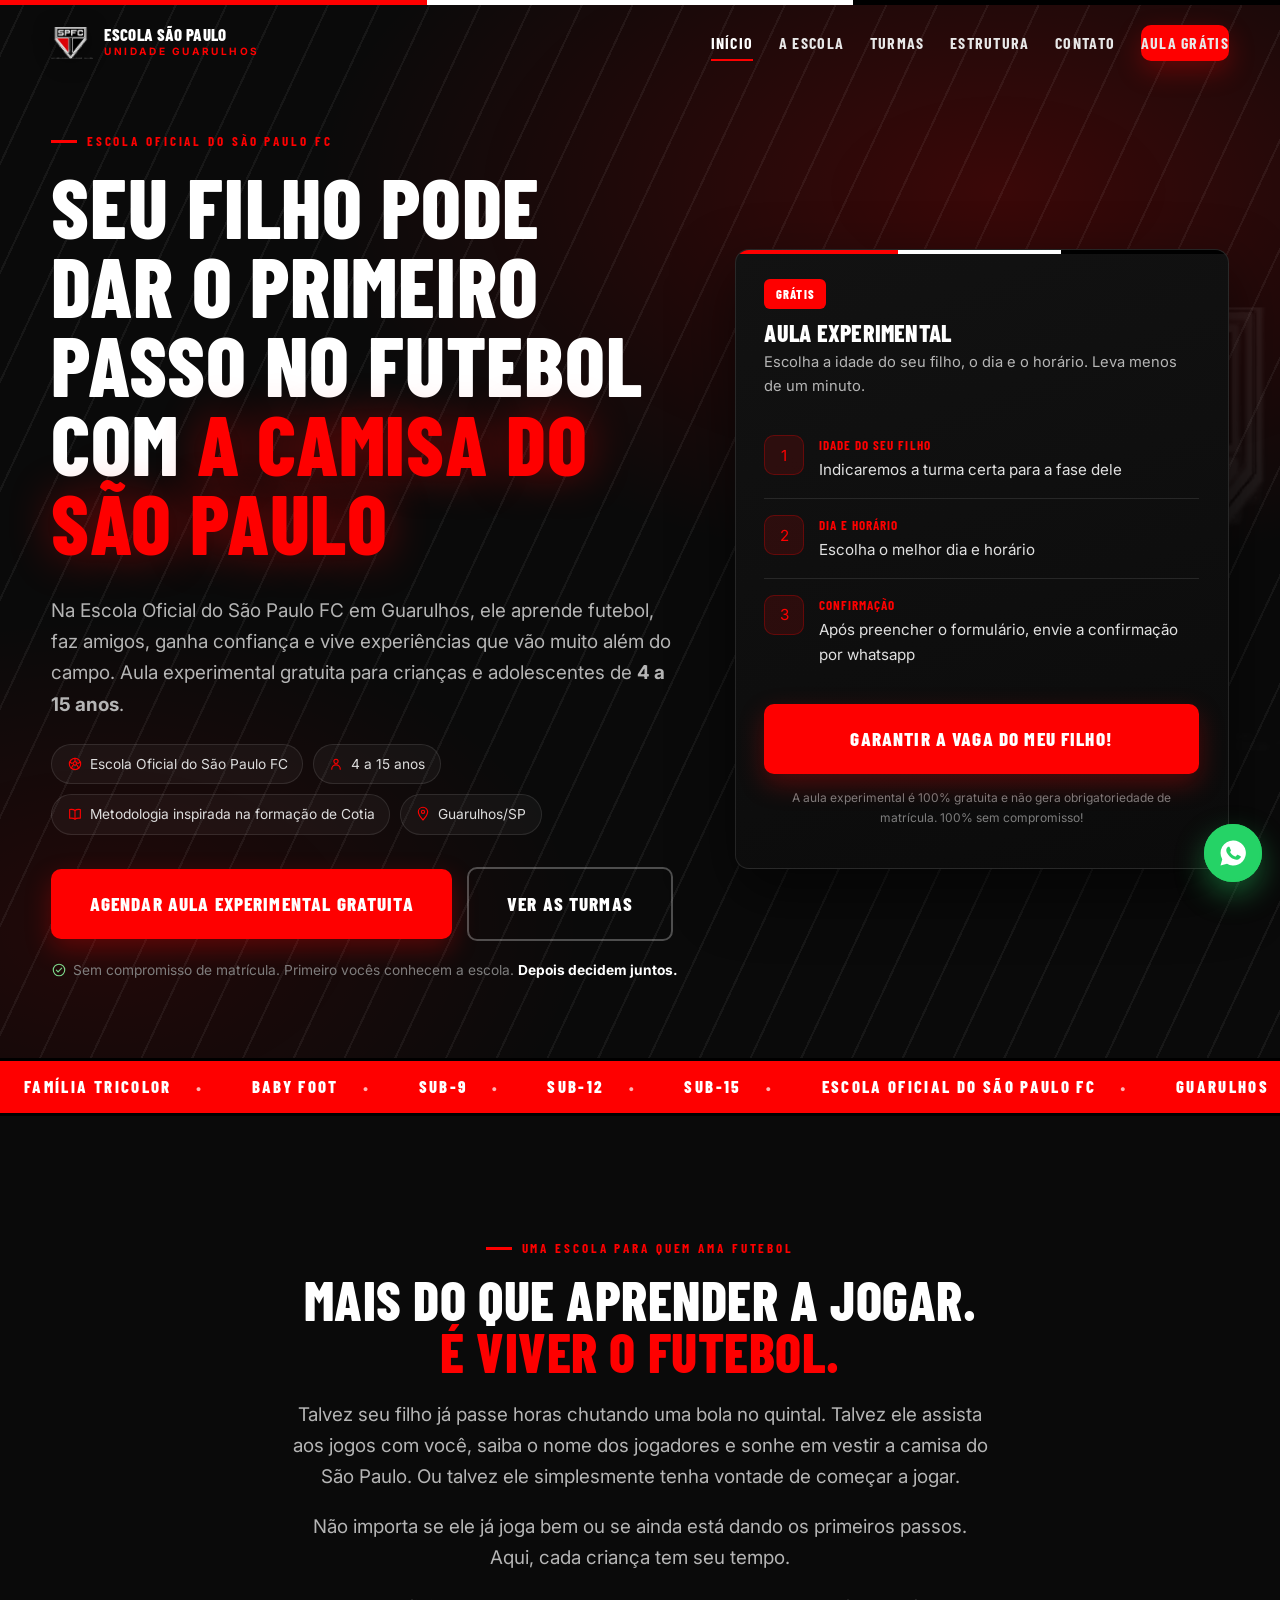
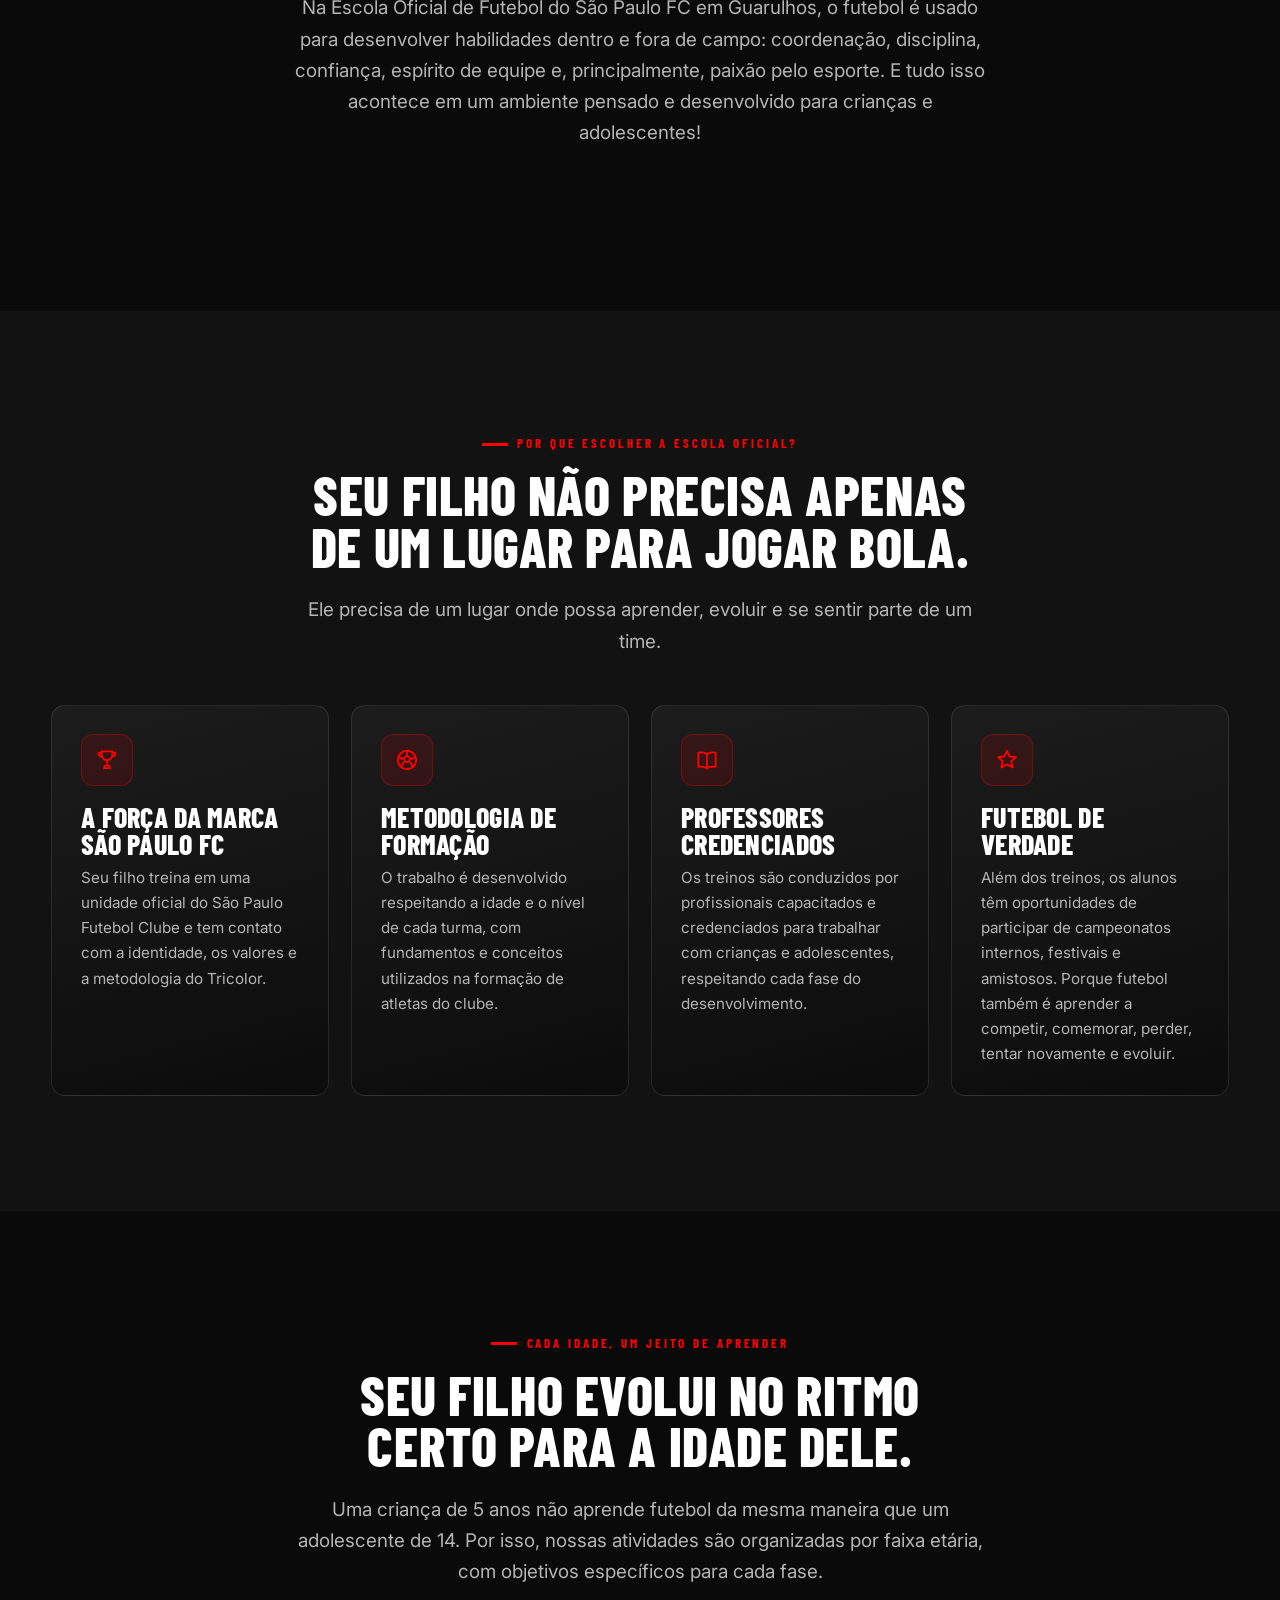
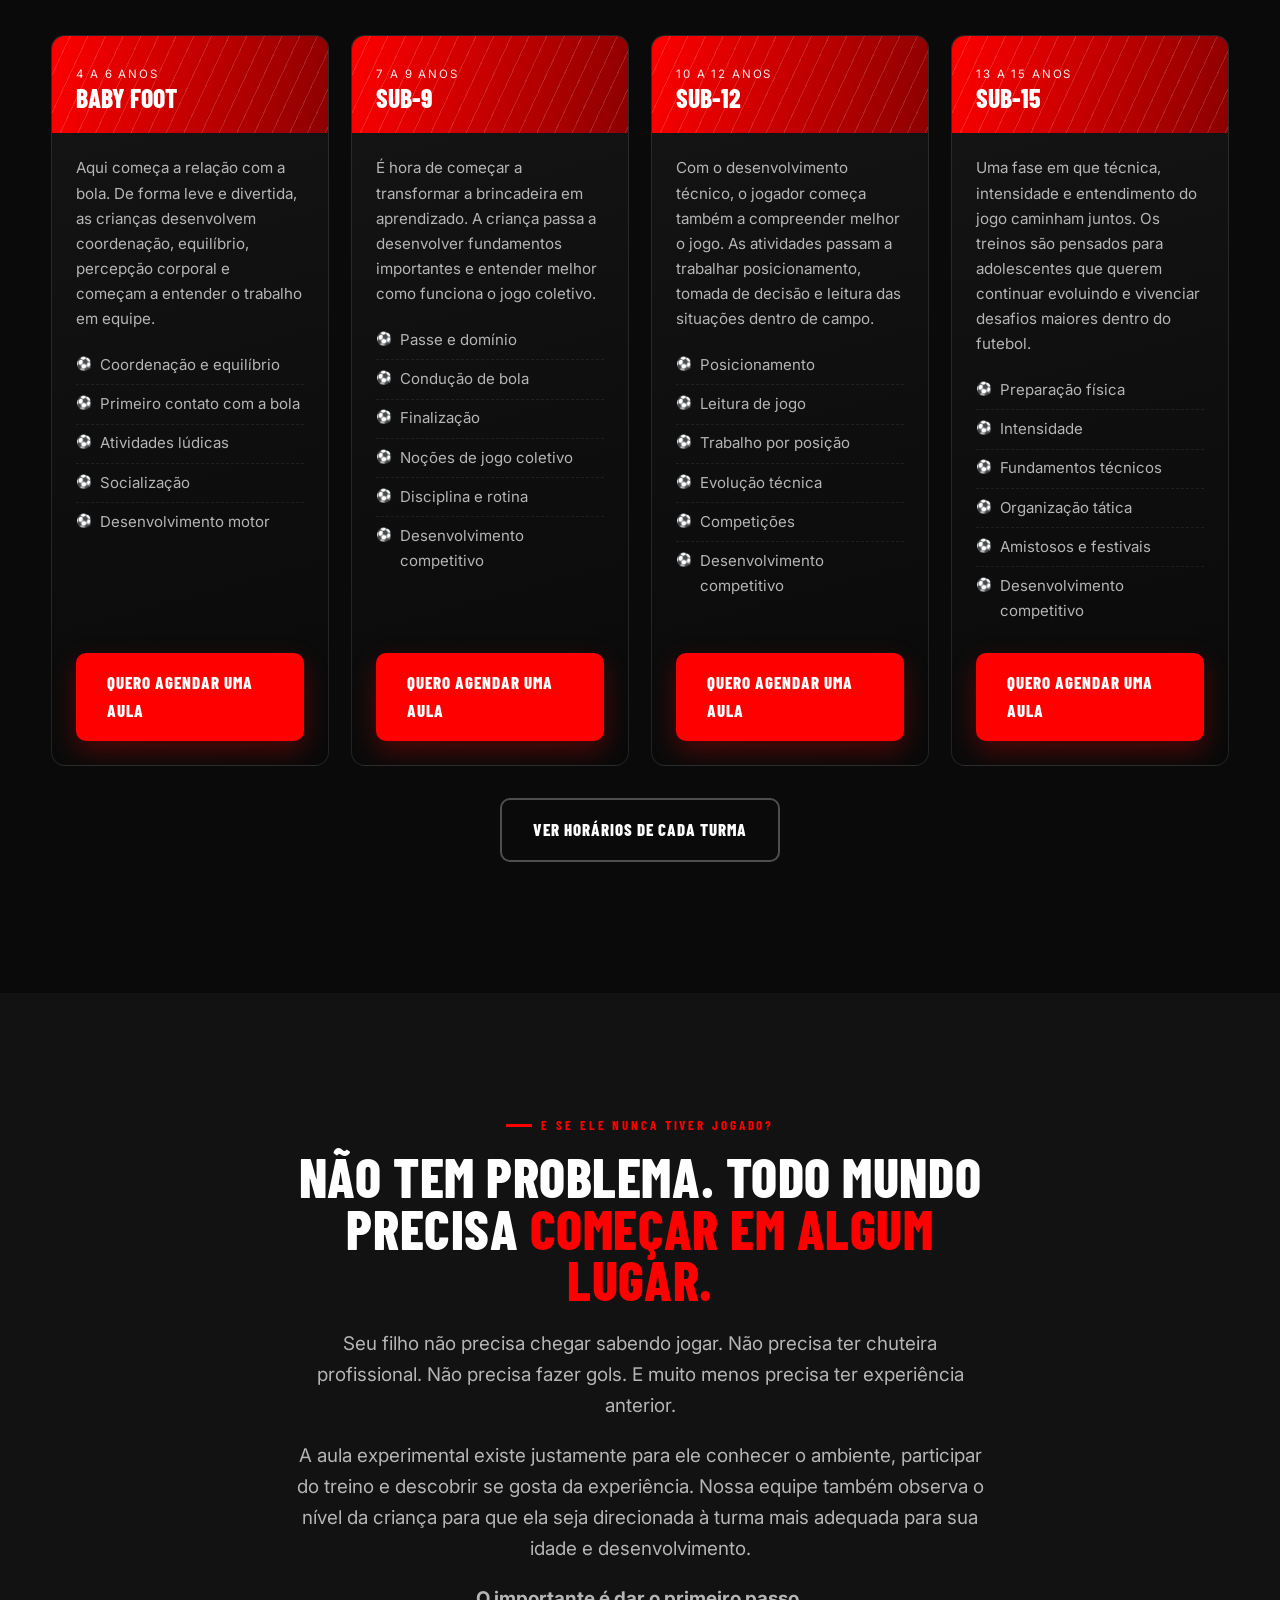
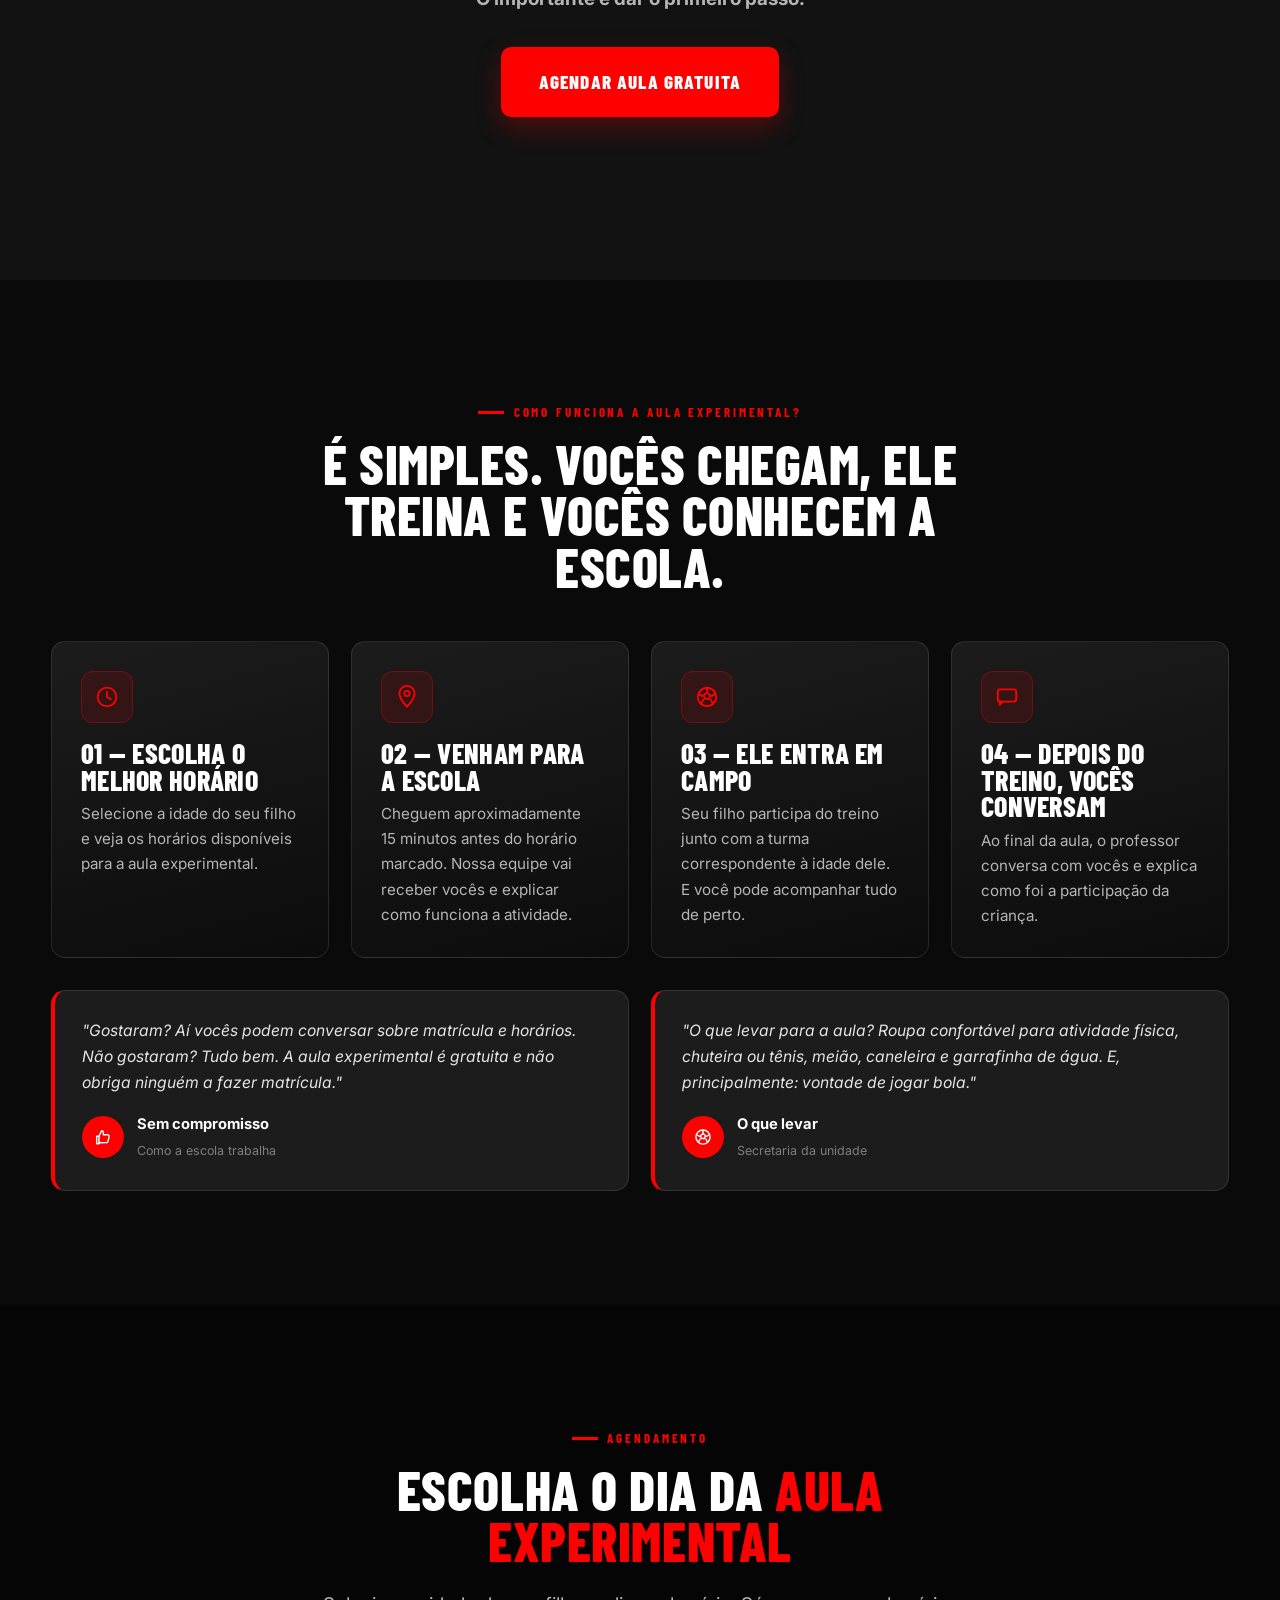
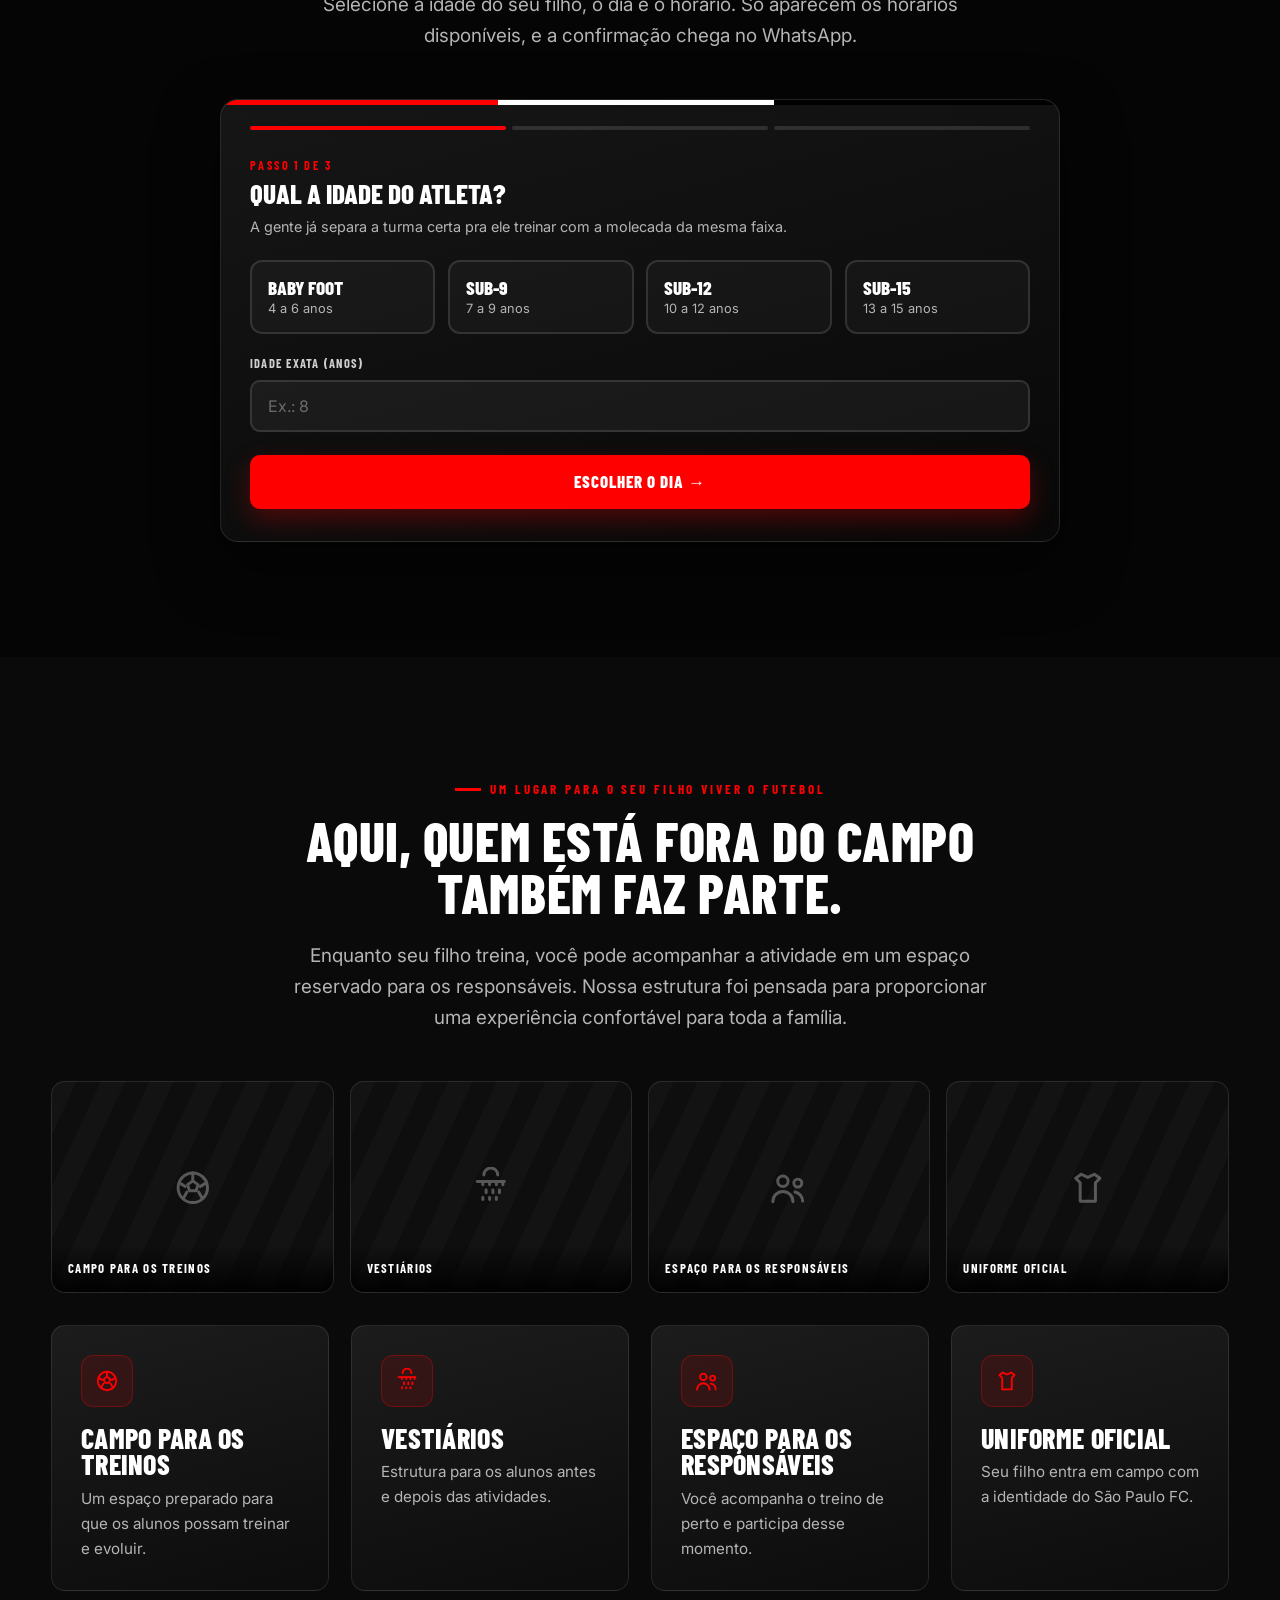
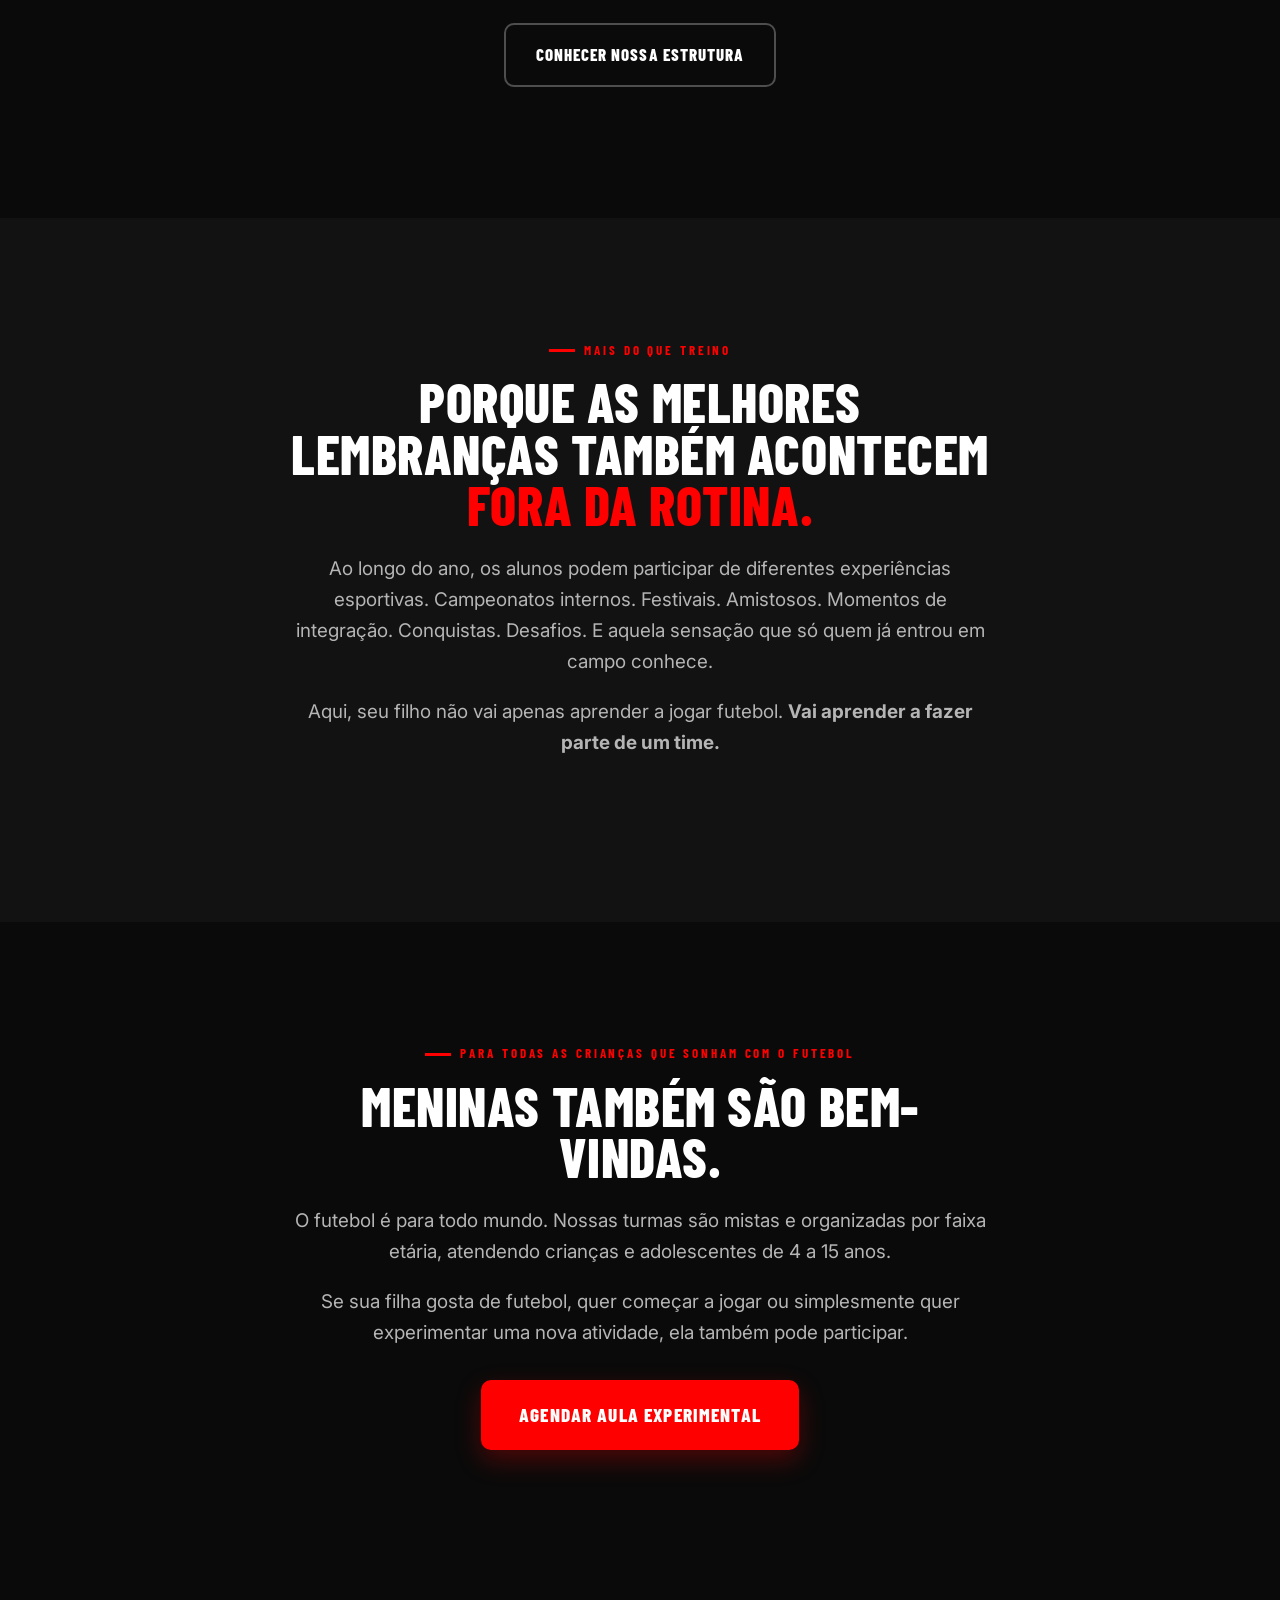
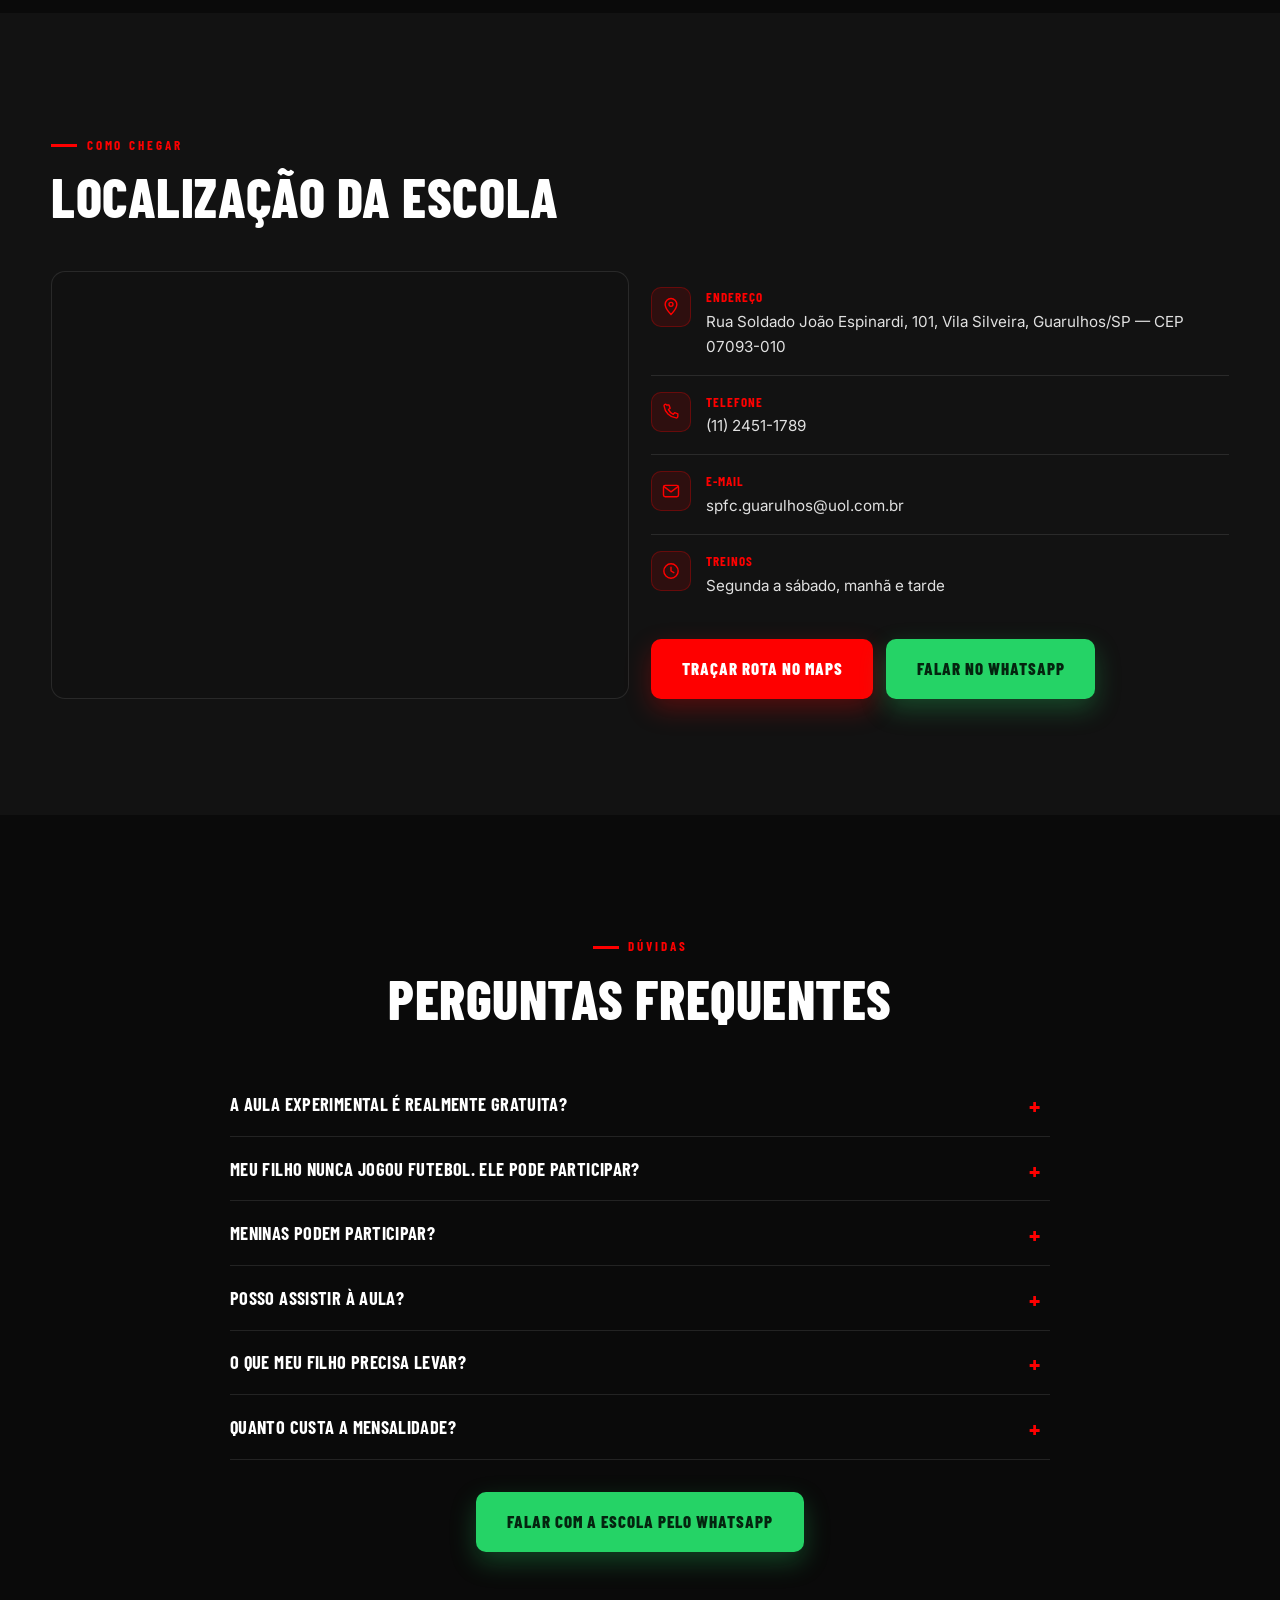
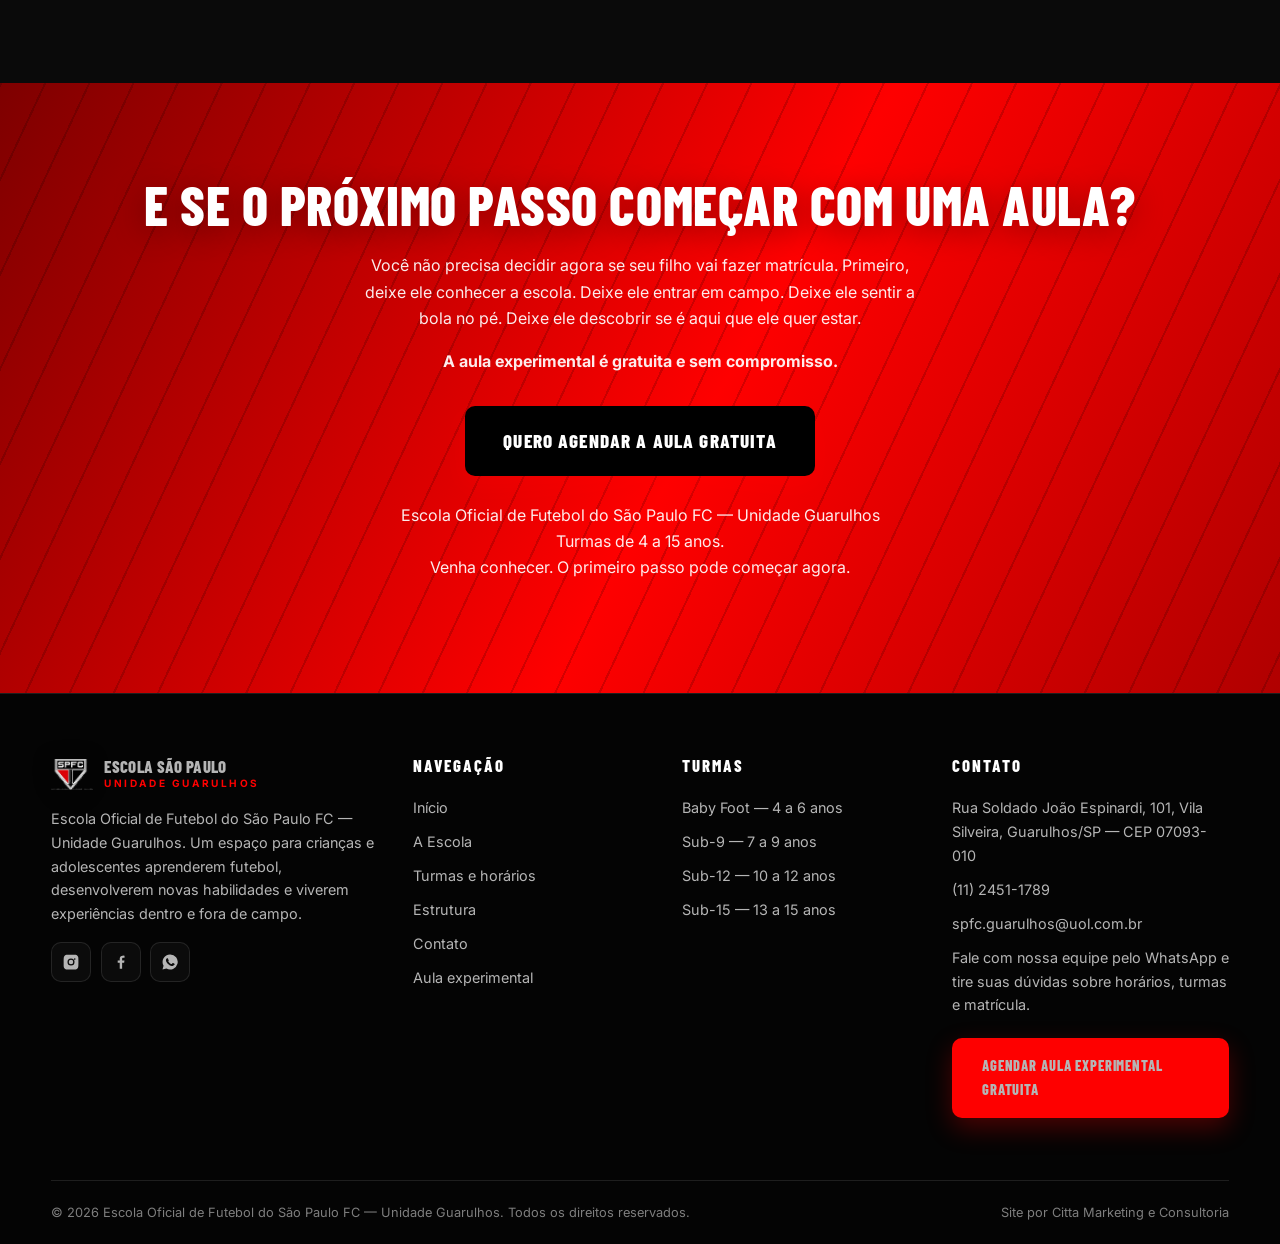
<file: index.html>
<!DOCTYPE html>
<html lang="pt-BR">
<head>
<meta charset="UTF-8">
<meta name="viewport" content="width=device-width, initial-scale=1">
<title>Escola Oficial de Futebol do São Paulo FC | Guarulhos</title>
<meta name="description" content="Seu filho pode dar o primeiro passo no futebol com a camisa do São Paulo. Escola Oficial do SPFC em Guarulhos, turmas de 4 a 15 anos e aula experimental gratuita.">
<link rel="canonical" href="https://spfcguarulhos.com.br/">
<meta name="robots" content="index, follow">
<meta name="theme-color" content="#FE0000">

<meta property="og:type" content="website">
<meta property="og:locale" content="pt_BR">
<meta property="og:site_name" content="Escola de Futebol SPFC — Guarulhos">
<meta property="og:title" content="Seu filho pode dar o primeiro passo no futebol com a camisa do São Paulo">
<meta property="og:description" content="Na Escola Oficial do São Paulo FC em Guarulhos, ele aprende futebol, faz amigos e ganha confiança. Aula experimental gratuita de 4 a 15 anos.">
<meta property="og:url" content="https://spfcguarulhos.com.br/">
<meta property="og:image" content="https://spfcguarulhos.com.br/assets/img/og.png">
<meta name="twitter:card" content="summary_large_image">

<link rel="icon" href="assets/img/escudo-alta.png" type="image/png">
<link rel="apple-touch-icon" href="assets/img/escudo-alta.png">

<link rel="preconnect" href="https://fonts.googleapis.com">
<link rel="preconnect" href="https://fonts.gstatic.com" crossorigin>
<link href="https://fonts.googleapis.com/css2?family=Barlow+Condensed:wght@600;700;800&family=Inter:wght@400;500;600;700&display=swap" rel="stylesheet">
<link rel="stylesheet" href="assets/css/style.css">

<script type="application/ld+json">
{
  "@context":"https://schema.org",
  "@type":"SportsActivityLocation",
  "name":"Escola de Futebol SPFC — Unidade Guarulhos",
  "description":"Escola Oficial de Futebol do São Paulo FC em Guarulhos. Um espaço para crianças e adolescentes de 4 a 15 anos aprenderem futebol, desenvolverem novas habilidades e viverem experiências dentro e fora de campo.",
  "url":"https://spfcguarulhos.com.br/",
  "image":"https://spfcguarulhos.com.br/assets/img/og.png",
  "address":{"@type":"PostalAddress","streetAddress":"Rua Soldado João Espinardi, 101","addressLocality":"Guarulhos","addressRegion":"SP","postalCode":"07093-010","addressCountry":"BR"},
  "telephone":"+55 11 2451-1789",
  "areaServed":"Guarulhos, SP",
  "sameAs":["https://www.instagram.com/spfc.guarulhos/","https://www.facebook.com/spfc.escoladefutebol.3/"],
  "makesOffer":{"@type":"Offer","name":"Aula experimental gratuita","price":"0","priceCurrency":"BRL"}
}
</script>
</head>
<body>

<!-- Escudo SPFC (símbolo reutilizável) -->
<svg width="0" height="0" style="position:absolute" aria-hidden="true" focusable="false"><defs>
<symbol id="crest" viewBox="0 0 200 224">
  <clipPath id="crestIn"><path d="M21 19h158v97c0 37-35 65-79 85-44-20-79-48-79-85V19Z"/></clipPath>
  <path d="M8 6h184v110c0 46-40 78-92 102C48 194 8 162 8 116V6Z" fill="#fff"/>
  <path d="M15 13h170v103c0 41-37 71-85 93-48-22-85-52-85-93V13Z" fill="#000"/>
  <path d="M21 19h158v97c0 37-35 65-79 85-44-20-79-48-79-85V19Z" fill="#fff"/>
  <g clip-path="url(#crestIn)">
    <polygon points="10,86 96,86 84,240 -12,240" fill="#FE0000"/>
    <polygon points="104,86 190,86 212,240 116,240" fill="#000"/>
    <rect x="8" y="10" width="184" height="69" fill="#000"/>
  </g>
  <text x="100" y="64" text-anchor="middle" font-family="Barlow Condensed,Arial Narrow,Impact,sans-serif" font-weight="800" font-size="54" fill="#fff">SPFC</text>
</symbol>
</defs></svg>
<svg width="0" height="0" style="position:absolute" aria-hidden="true" focusable="false"><defs>
<symbol id="icon-ball" viewBox="0 0 24 24" fill="none" stroke="currentColor" stroke-width="1.7" stroke-linecap="round" stroke-linejoin="round"><circle cx="12" cy="12" r="8.5"/><path d="M12 8l3 2.2-1.1 3.5H10.1L9 10.2 12 8z"/><path d="M12 3.5v4.3M4.5 9.3l3.2 1.9M6.6 18l2-3.6M17.4 18l-2-3.6M19.5 9.3l-3.2 1.9"/></symbol>
<symbol id="icon-pin" viewBox="0 0 24 24" fill="none" stroke="currentColor" stroke-width="1.7" stroke-linecap="round" stroke-linejoin="round"><path d="M12 21s7-7.4 7-12.2A7 7 0 0 0 5 8.8C5 13.6 12 21 12 21z"/><circle cx="12" cy="8.8" r="2.4"/></symbol>
<symbol id="icon-users" viewBox="0 0 24 24" fill="none" stroke="currentColor" stroke-width="1.7" stroke-linecap="round" stroke-linejoin="round"><circle cx="8.6" cy="8.2" r="3"/><path d="M2.8 20c0-3.3 2.6-5.9 5.8-5.9s5.8 2.6 5.8 5.9"/><circle cx="17.2" cy="9.3" r="2.3"/><path d="M15.6 14.4c2.5.5 4.4 2.7 4.4 5.3"/></symbol>
<symbol id="icon-shirt" viewBox="0 0 24 24" fill="none" stroke="currentColor" stroke-width="1.7" stroke-linecap="round" stroke-linejoin="round"><path d="M8.2 4.2L12 6l3.8-1.8L19 6.5l-2.6 2.6V19.8H7.6V9.1L5 6.5l3.2-2.3z"/></symbol>
<symbol id="icon-trophy" viewBox="0 0 24 24" fill="none" stroke="currentColor" stroke-width="1.7" stroke-linecap="round" stroke-linejoin="round"><path d="M7 4h10v3.2a5 5 0 0 1-10 0V4z"/><path d="M7 5.2H4.3a3 3 0 0 0 3 3.8M17 5.2h2.7a3 3 0 0 1-3 3.8"/><path d="M12 12.2v2.6M9.3 19.5h5.4M9.6 19.5c-.3-1.6.3-2.8 2.4-2.8s2.7 1.2 2.4 2.8"/></symbol>
<symbol id="icon-mail" viewBox="0 0 24 24" fill="none" stroke="currentColor" stroke-width="1.7" stroke-linecap="round" stroke-linejoin="round"><rect x="3" y="5.2" width="18" height="13.6" rx="2"/><path d="M3.6 6.7L12 13l8.4-6.3"/></symbol>
<symbol id="icon-clock" viewBox="0 0 24 24" fill="none" stroke="currentColor" stroke-width="1.7" stroke-linecap="round" stroke-linejoin="round"><circle cx="12" cy="12" r="8.6"/><path d="M12 7.4V12l3.4 2"/></symbol>
<symbol id="icon-phone" viewBox="0 0 24 24" fill="none" stroke="currentColor" stroke-width="1.7" stroke-linecap="round" stroke-linejoin="round"><path d="M6.7 3.6h2.9l1.4 3.8-2 1.7a11.8 11.8 0 0 0 5.7 5.7l1.7-2 3.8 1.4v2.9a2 2 0 0 1-2.2 2 16.3 16.3 0 0 1-14.3-14.3 2 2 0 0 1 2-2.2z"/></symbol>
<symbol id="icon-chat" viewBox="0 0 24 24" fill="none" stroke="currentColor" stroke-width="1.7" stroke-linecap="round" stroke-linejoin="round"><rect x="3.5" y="5" width="17" height="11.2" rx="2.2"/><path d="M8 16.2l-2.7 3v-3"/></symbol>
<symbol id="icon-shower" viewBox="0 0 24 24" fill="none" stroke="currentColor" stroke-width="1.7" stroke-linecap="round" stroke-linejoin="round"><path d="M8 4.6a4 4 0 0 1 8 0"/><path d="M4.2 8.4h15.6"/><path d="M7.4 8.4v1.8M11.3 8.4v1.8M15.2 8.4v1.8M19 8.4v1.8M9.3 13.2v1.7M13.2 13.2v1.7M17 13.2v1.7M7.4 17.6v1.2M11.3 17.6v1.2M15.2 17.6v1.2"/></symbol>
<symbol id="icon-medal" viewBox="0 0 24 24" fill="none" stroke="currentColor" stroke-width="1.7" stroke-linecap="round" stroke-linejoin="round"><circle cx="12" cy="15" r="4.6"/><path d="M9.2 10.8L6.3 4.2h3l2.7 5.6M14.8 10.8l2.9-6.6h-3l-2.7 5.6"/><path d="M12 12.6v3.4"/></symbol>
<symbol id="icon-book" viewBox="0 0 24 24" fill="none" stroke="currentColor" stroke-width="1.7" stroke-linecap="round" stroke-linejoin="round"><path d="M12 6.7C10.4 5.2 7.8 4.7 4 5.2v13.1c3.8-.5 6.4 0 8 1.5 1.6-1.5 4.2-2 8-1.5V5.2c-3.8-.5-6.4 0-8 1.5z"/><path d="M12 6.7v13.1"/></symbol>
<symbol id="icon-thumb" viewBox="0 0 24 24" fill="none" stroke="currentColor" stroke-width="1.7" stroke-linecap="round" stroke-linejoin="round"><path d="M7.2 11v9H4.4v-9h2.8z"/><path d="M7.2 11l3.3-6.6c1 0 1.9.8 1.9 1.9v2.9h4.9a2 2 0 0 1 2 2.4l-1.3 5.6a2 2 0 0 1-2 1.6H7.2"/></symbol>
<symbol id="icon-check" viewBox="0 0 24 24" fill="none" stroke="currentColor" stroke-width="1.7" stroke-linecap="round" stroke-linejoin="round"><circle cx="12" cy="12" r="8.6"/><path d="M8 12.3l2.6 2.6 5.4-5.6"/></symbol>
<symbol id="icon-bag" viewBox="0 0 24 24" fill="none" stroke="currentColor" stroke-width="1.7" stroke-linecap="round" stroke-linejoin="round"><rect x="4.2" y="8.2" width="15.6" height="11.6" rx="2"/><path d="M9 8.2V6.4a3 3 0 0 1 6 0v1.8"/></symbol>
<symbol id="icon-handshake" viewBox="0 0 24 24" fill="none" stroke="currentColor" stroke-width="1.7" stroke-linecap="round" stroke-linejoin="round"><rect x="2.8" y="9.2" width="7.4" height="6.2" rx="1.8"/><rect x="13.8" y="9.2" width="7.4" height="6.2" rx="1.8"/><path d="M10.2 12.3h3.6"/></symbol>
<symbol id="icon-building" viewBox="0 0 24 24" fill="none" stroke="currentColor" stroke-width="1.7" stroke-linecap="round" stroke-linejoin="round"><rect x="5.2" y="4.2" width="13.6" height="15.6" rx="1.2"/><path d="M8.6 8h1.2M14.2 8h1.2M8.6 11.6h1.2M14.2 11.6h1.2M8.6 15.2h1.2M14.2 15.2h1.2"/></symbol>
<symbol id="icon-car" viewBox="0 0 24 24" fill="none" stroke="currentColor" stroke-width="1.7" stroke-linecap="round" stroke-linejoin="round"><path d="M4.2 15.8v-3.2l2-3.8A2 2 0 0 1 8 7.6h8a2 2 0 0 1 1.8 1.2l2 3.8v3.2"/><path d="M4.2 15.8h15.6M6.6 15.8a1.7 1.7 0 1 1 0 3.4 1.7 1.7 0 0 1 0-3.4zM17.4 15.8a1.7 1.7 0 1 1 0 3.4 1.7 1.7 0 0 1 0-3.4z"/></symbol>
<symbol id="icon-camera" viewBox="0 0 24 24" fill="none" stroke="currentColor" stroke-width="1.7" stroke-linecap="round" stroke-linejoin="round"><rect x="3" y="7.2" width="18" height="12.6" rx="2"/><path d="M8 7.2l1.4-2.4h5.2l1.4 2.4"/><circle cx="12" cy="13.4" r="3.4"/></symbol>
<symbol id="icon-gift" viewBox="0 0 24 24" fill="none" stroke="currentColor" stroke-width="1.7" stroke-linecap="round" stroke-linejoin="round"><rect x="4.2" y="9.2" width="15.6" height="10.6" rx="1"/><path d="M4.2 9.2h15.6M12 9.2v10.6"/><path d="M12 9.2c-1-2.8-4.6-3.2-4.6-.9s2.8.9 4.6.9zM12 9.2c1-2.8 4.6-3.2 4.6-.9s-2.8.9-4.6.9z"/></symbol>
<symbol id="icon-target" viewBox="0 0 24 24" fill="none" stroke="currentColor" stroke-width="1.7" stroke-linecap="round" stroke-linejoin="round"><circle cx="12" cy="12" r="7.8"/><circle cx="12" cy="12" r="4.2"/><circle cx="12" cy="12" r="1"/></symbol>
<symbol id="icon-star" viewBox="0 0 24 24" fill="none" stroke="currentColor" stroke-width="1.7" stroke-linecap="round" stroke-linejoin="round"><path d="M12 3.6l2.5 5.2 5.7.6-4.2 3.8 1.2 5.6L12 16.1l-5.2 2.7 1.2-5.6-4.2-3.8 5.7-.6L12 3.6z"/></symbol>
<symbol id="icon-person" viewBox="0 0 24 24" fill="none" stroke="currentColor" stroke-width="1.7" stroke-linecap="round" stroke-linejoin="round"><circle cx="12" cy="8" r="3.2"/><path d="M5.6 19.8c0-3.5 2.9-6.4 6.4-6.4s6.4 2.9 6.4 6.4"/></symbol>
</defs></svg>

<header class="header">
  <div class="tricolor"><i></i><i></i><i></i></div>
  <div class="wrap bar">
    <a class="brand" href="index.html" aria-label="Escola de Futebol SPFC Guarulhos">
      <img src="assets/img/escudo-alta.png" alt="Escudo Escola São Paulo" role="img">
      <span><b>Escola São Paulo</b><small>Unidade Guarulhos</small></span>
    </a>
    <nav class="nav" id="nav">
      <a href="index.html" aria-current="page">Início</a>
      <a href="a-escola.html">A Escola</a>
      <a href="turmas.html">Turmas</a>
      <a href="estrutura.html">Estrutura</a>
      <a href="contato.html">Contato</a>
      <a class="btn" href="#agendar">Aula grátis</a>
    </nav>
    <button class="burger" aria-label="Abrir menu" aria-expanded="false" aria-controls="nav"><span></span><span></span><span></span></button>
  </div>
</header>

<!-- ================= HERO ================= -->
<section class="hero">
  <div class="hero-stripes"></div>
  <img class="hero-crest" src="assets/img/escudo-alta.png" alt="" aria-hidden="true">
  <div class="wrap">
    <div>
      <span class="eyebrow">Escola oficial do São Paulo FC</span>
      <h1 data-split>Seu filho pode dar o primeiro passo no futebol com <span class="hl">a camisa do São Paulo</span></h1>
      <p class="lead">Na Escola Oficial do São Paulo FC em Guarulhos, ele aprende futebol, faz amigos, ganha confiança e vive experiências que vão muito além do campo. Aula experimental gratuita para crianças e adolescentes de <b>4 a 15 anos</b>.</p>
      <div class="hero-badges">
        <span class="badge"><b><svg class="i" aria-hidden="true"><use href="#icon-ball"/></svg></b> Escola Oficial do São Paulo FC</span>
        <span class="badge"><b><svg class="i" aria-hidden="true"><use href="#icon-person"/></svg></b> 4 a 15 anos</span>
        <span class="badge"><b><svg class="i" aria-hidden="true"><use href="#icon-book"/></svg></b> Metodologia inspirada na formação de Cotia</span>
        <span class="badge"><b><svg class="i" aria-hidden="true"><use href="#icon-pin"/></svg></b> <span data-fill="cidade">Guarulhos/SP</span></span>
      </div>
      <div class="hero-cta">
        <a class="btn btn-lg btn-pulse" href="#agendar">Agendar aula experimental gratuita</a>
        <a class="btn btn-ghost btn-lg" href="turmas.html">Ver as turmas</a>
      </div>
      <p class="hero-note"><svg class="i" aria-hidden="true"><use href="#icon-check"/></svg> Sem compromisso de matrícula. Primeiro vocês conhecem a escola. <b style="color:#fff">Depois decidem juntos.</b></p>
    </div>

    <aside class="quickcard rv">
      <span class="free-tag">Grátis</span>
      <h3>Aula experimental</h3>
      <p class="sub">Escolha a idade do seu filho, o dia e o horário. Leva menos de um minuto.</p>
      <ul class="info-list" style="margin-bottom:1.3rem">
        <li><span class="ic">1</span><span><b>Idade do seu filho</b><span>Indicaremos a turma certa para a fase dele</span></span></li>
        <li><span class="ic">2</span><span><b>Dia e horário</b><span>Escolha o melhor dia e horário</span></span></li>
        <li><span class="ic">3</span><span><b>Confirmação</b><span>Após preencher o formulário, envie a confirmação por whatsapp</span></span></li>
      </ul>
      <a class="btn btn-block btn-lg" href="#agendar">GARANTIR A VAGA DO MEU FILHO!</a>
      <p class="privacy">A aula experimental é 100% gratuita e não gera obrigatoriedade de matrícula. 100% sem compromisso!</p>
    </aside>
  </div>
</section>

<div class="marquee" aria-hidden="true"><div>
  <span>Família Tricolor</span><span>Baby Foot</span><span>Sub-9</span><span>Sub-12</span><span>Sub-15</span><span>Escola Oficial do São Paulo FC</span><span>Guarulhos</span>
</div></div>

<!-- ================= UMA ESCOLA PARA QUEM AMA FUTEBOL ================= -->
<section class="section" id="escola">
  <div class="wrap">
    <div class="head center rv">
      <span class="eyebrow">Uma escola para quem ama futebol</span>
      <h2>Mais do que aprender a jogar.<br><span class="txt-red">É viver o futebol.</span></h2>
      <p class="lead">Talvez seu filho já passe horas chutando uma bola no quintal. Talvez ele assista aos jogos com você, saiba o nome dos jogadores e sonhe em vestir a camisa do São Paulo. Ou talvez ele simplesmente tenha vontade de começar a jogar.</p>
      <p class="lead">Não importa se ele já joga bem ou se ainda está dando os primeiros passos. Aqui, cada criança tem seu tempo.</p>
      <p class="lead">Na Escola Oficial de Futebol do São Paulo FC em Guarulhos, o futebol é usado para desenvolver habilidades dentro e fora de campo: coordenação, disciplina, confiança, espírito de equipe e, principalmente, paixão pelo esporte. E tudo isso acontece em um ambiente pensado e desenvolvido para crianças e adolescentes!</p>
    </div>
  </div>
</section>

<!-- ================= POR QUE ESCOLHER A ESCOLA OFICIAL ================= -->
<section class="section section-alt">
  <div class="wrap">
    <div class="head center rv">
      <span class="eyebrow">Por que escolher a escola oficial?</span>
      <h2>Seu filho não precisa apenas de um lugar para jogar bola.</h2>
      <p class="lead">Ele precisa de um lugar onde possa aprender, evoluir e se sentir parte de um time.</p>
    </div>
    <div class="grid g-4">
      <article class="card rv"><div class="ico"><svg class="i" aria-hidden="true"><use href="#icon-trophy"/></svg></div><h3>A força da marca São Paulo FC</h3><p>Seu filho treina em uma unidade oficial do São Paulo Futebol Clube e tem contato com a identidade, os valores e a metodologia do Tricolor.</p></article>
      <article class="card rv rv-d1"><div class="ico"><svg class="i" aria-hidden="true"><use href="#icon-ball"/></svg></div><h3>Metodologia de formação</h3><p>O trabalho é desenvolvido respeitando a idade e o nível de cada turma, com fundamentos e conceitos utilizados na formação de atletas do clube.</p></article>
      <article class="card rv rv-d2"><div class="ico"><svg class="i" aria-hidden="true"><use href="#icon-book"/></svg></div><h3>Professores credenciados</h3><p>Os treinos são conduzidos por profissionais capacitados e credenciados para trabalhar com crianças e adolescentes, respeitando cada fase do desenvolvimento.</p></article>
      <article class="card rv rv-d3"><div class="ico"><svg class="i" aria-hidden="true"><use href="#icon-star"/></svg></div><h3>Futebol de verdade</h3><p>Além dos treinos, os alunos têm oportunidades de participar de campeonatos internos, festivais e amistosos. Porque futebol também é aprender a competir, comemorar, perder, tentar novamente e evoluir.</p></article>
    </div>
  </div>
</section>

<!-- ================= TURMAS ================= -->
<section class="section" id="turmas">
  <div class="wrap">
    <div class="head center rv">
      <span class="eyebrow">Cada idade, um jeito de aprender</span>
      <h2>Seu filho evolui no ritmo certo para a idade dele.</h2>
      <p class="lead">Uma criança de 5 anos não aprende futebol da mesma maneira que um adolescente de 14. Por isso, nossas atividades são organizadas por faixa etária, com objetivos específicos para cada fase.</p>
    </div>
    <div class="grid g-4">
      <article class="turma rv">
        <div class="turma-top"><small>4 a 6 anos</small><b>Baby Foot</b></div>
        <div class="turma-body">
          <p style="color:var(--mute);font-size:.95rem">Aqui começa a relação com a bola. De forma leve e divertida, as crianças desenvolvem coordenação, equilíbrio, percepção corporal e começam a entender o trabalho em equipe.</p>
          <ul>
          <li>Coordenação e equilíbrio</li><li>Primeiro contato com a bola</li><li>Atividades lúdicas</li><li>Socialização</li><li>Desenvolvimento motor</li>
        </ul></div>
        <div class="turma-foot"><a class="btn btn-block" href="#agendar">Quero agendar uma aula</a></div>
      </article>
      <article class="turma rv rv-d1">
        <div class="turma-top"><small>7 a 9 anos</small><b>Sub-9</b></div>
        <div class="turma-body">
          <p style="color:var(--mute);font-size:.95rem">É hora de começar a transformar a brincadeira em aprendizado. A criança passa a desenvolver fundamentos importantes e entender melhor como funciona o jogo coletivo.</p>
          <ul>
          <li>Passe e domínio</li><li>Condução de bola</li><li>Finalização</li><li>Noções de jogo coletivo</li><li>Disciplina e rotina</li><li>Desenvolvimento competitivo</li>
        </ul></div>
        <div class="turma-foot"><a class="btn btn-block" href="#agendar">Quero agendar uma aula</a></div>
      </article>
      <article class="turma rv rv-d2">
        <div class="turma-top"><small>10 a 12 anos</small><b>Sub-12</b></div>
        <div class="turma-body">
          <p style="color:var(--mute);font-size:.95rem">Com o desenvolvimento técnico, o jogador começa também a compreender melhor o jogo. As atividades passam a trabalhar posicionamento, tomada de decisão e leitura das situações dentro de campo.</p>
          <ul>
          <li>Posicionamento</li><li>Leitura de jogo</li><li>Trabalho por posição</li><li>Evolução técnica</li><li>Competições</li><li>Desenvolvimento competitivo</li>
        </ul></div>
        <div class="turma-foot"><a class="btn btn-block" href="#agendar">Quero agendar uma aula</a></div>
      </article>
      <article class="turma rv rv-d3">
        <div class="turma-top"><small>13 a 15 anos</small><b>Sub-15</b></div>
        <div class="turma-body">
          <p style="color:var(--mute);font-size:.95rem">Uma fase em que técnica, intensidade e entendimento do jogo caminham juntos. Os treinos são pensados para adolescentes que querem continuar evoluindo e vivenciar desafios maiores dentro do futebol.</p>
          <ul>
          <li>Preparação física</li><li>Intensidade</li><li>Fundamentos técnicos</li><li>Organização tática</li><li>Amistosos e festivais</li><li>Desenvolvimento competitivo</li>
        </ul></div>
        <div class="turma-foot"><a class="btn btn-block" href="#agendar">Quero agendar uma aula</a></div>
      </article>
    </div>
    <p class="center rv" style="margin-top:2rem"><a href="turmas.html" class="btn btn-ghost">Ver horários de cada turma</a></p>
  </div>
</section>

<!-- ================= E SE ELE NUNCA TIVER JOGADO ================= -->
<section class="section section-alt">
  <div class="wrap" style="max-width:820px">
    <div class="head center rv">
      <span class="eyebrow">E se ele nunca tiver jogado?</span>
      <h2>Não tem problema. Todo mundo precisa <span class="txt-red">começar em algum lugar.</span></h2>
      <p class="lead">Seu filho não precisa chegar sabendo jogar. Não precisa ter chuteira profissional. Não precisa fazer gols. E muito menos precisa ter experiência anterior.</p>
      <p class="lead">A aula experimental existe justamente para ele conhecer o ambiente, participar do treino e descobrir se gosta da experiência. Nossa equipe também observa o nível da criança para que ela seja direcionada à turma mais adequada para sua idade e desenvolvimento.</p>
      <p class="lead"><b>O importante é dar o primeiro passo.</b></p>
      <p style="margin-top:2rem"><a class="btn btn-lg" href="#agendar">Agendar aula gratuita</a></p>
    </div>
  </div>
</section>

<!-- ================= COMO FUNCIONA ================= -->
<section class="section">
  <div class="wrap">
    <div class="head center rv">
      <span class="eyebrow">Como funciona a aula experimental?</span>
      <h2>É simples. Vocês chegam, ele treina e vocês conhecem a escola.</h2>
    </div>
    <div class="grid g-4">
      <article class="card rv"><div class="ico"><svg class="i" aria-hidden="true"><use href="#icon-clock"/></svg></div><h3>01 — Escolha o melhor horário</h3><p>Selecione a idade do seu filho e veja os horários disponíveis para a aula experimental.</p></article>
      <article class="card rv rv-d1"><div class="ico"><svg class="i" aria-hidden="true"><use href="#icon-pin"/></svg></div><h3>02 — Venham para a escola</h3><p>Cheguem aproximadamente 15 minutos antes do horário marcado. Nossa equipe vai receber vocês e explicar como funciona a atividade.</p></article>
      <article class="card rv rv-d2"><div class="ico"><svg class="i" aria-hidden="true"><use href="#icon-ball"/></svg></div><h3>03 — Ele entra em campo</h3><p>Seu filho participa do treino junto com a turma correspondente à idade dele. E você pode acompanhar tudo de perto.</p></article>
      <article class="card rv rv-d3"><div class="ico"><svg class="i" aria-hidden="true"><use href="#icon-chat"/></svg></div><h3>04 — Depois do treino, vocês conversam</h3><p>Ao final da aula, o professor conversa com vocês e explica como foi a participação da criança.</p></article>
    </div>
    <div class="grid g-2 rv" style="margin-top:2rem">
      <div class="quote"><p>"Gostaram? Aí vocês podem conversar sobre matrícula e horários. Não gostaram? Tudo bem. A aula experimental é gratuita e não obriga ninguém a fazer matrícula."</p><footer><span class="av"><svg class="i" aria-hidden="true"><use href="#icon-thumb"/></svg></span><span><b>Sem compromisso</b><small>Como a escola trabalha</small></span></footer></div>
      <div class="quote"><p>"O que levar para a aula? Roupa confortável para atividade física, chuteira ou tênis, meião, caneleira e garrafinha de água. E, principalmente: vontade de jogar bola."</p><footer><span class="av"><svg class="i" aria-hidden="true"><use href="#icon-ball"/></svg></span><span><b>O que levar</b><small>Secretaria da unidade</small></span></footer></div>
    </div>
  </div>
</section>

<!-- ================= AGENDAMENTO ================= -->
<section class="section section-black" id="agendar">
  <div class="wrap">
    <div class="head center rv">
      <span class="eyebrow">Agendamento</span>
      <h2>Escolha o dia da <span class="txt-red">aula experimental</span></h2>
      <p class="lead">Selecione a idade do seu filho, o dia e o horário. Só aparecem os horários disponíveis, e a confirmação chega no WhatsApp.</p>
    </div>
    <div class="booking rv" data-booking></div>
  </div>
</section>

<!-- ================= ESTRUTURA ================= -->
<section class="section">
  <div class="wrap">
    <div class="head center rv">
      <span class="eyebrow">Um lugar para o seu filho viver o futebol</span>
      <h2>Aqui, quem está fora do campo também faz parte.</h2>
      <p class="lead">Enquanto seu filho treina, você pode acompanhar a atividade em um espaço reservado para os responsáveis. Nossa estrutura foi pensada para proporcionar uma experiência confortável para toda a família.</p>
    </div>
    <div class="gal rv">
      <figure><span class="ph"><svg class="i" aria-hidden="true"><use href="#icon-ball"/></svg></span><figcaption>Campo para os treinos</figcaption></figure>
      <figure><span class="ph"><svg class="i" aria-hidden="true"><use href="#icon-shower"/></svg></span><figcaption>Vestiários</figcaption></figure>
      <figure><span class="ph"><svg class="i" aria-hidden="true"><use href="#icon-users"/></svg></span><figcaption>Espaço para os responsáveis</figcaption></figure>
      <figure><span class="ph"><svg class="i" aria-hidden="true"><use href="#icon-shirt"/></svg></span><figcaption>Uniforme oficial</figcaption></figure>
    </div>
    <div class="grid g-4 rv" style="margin-top:2rem">
      <article class="card"><div class="ico"><svg class="i" aria-hidden="true"><use href="#icon-ball"/></svg></div><h3>Campo para os treinos</h3><p>Um espaço preparado para que os alunos possam treinar e evoluir.</p></article>
      <article class="card"><div class="ico"><svg class="i" aria-hidden="true"><use href="#icon-shower"/></svg></div><h3>Vestiários</h3><p>Estrutura para os alunos antes e depois das atividades.</p></article>
      <article class="card"><div class="ico"><svg class="i" aria-hidden="true"><use href="#icon-users"/></svg></div><h3>Espaço para os responsáveis</h3><p>Você acompanha o treino de perto e participa desse momento.</p></article>
      <article class="card"><div class="ico"><svg class="i" aria-hidden="true"><use href="#icon-shirt"/></svg></div><h3>Uniforme oficial</h3><p>Seu filho entra em campo com a identidade do São Paulo FC.</p></article>
    </div>
    <p class="center rv" style="margin-top:2rem"><a href="estrutura.html" class="btn btn-ghost">Conhecer nossa estrutura</a></p>
  </div>
</section>

<!-- ================= MAIS DO QUE TREINO ================= -->
<section class="section section-alt">
  <div class="wrap" style="max-width:820px">
    <div class="head center rv">
      <span class="eyebrow">Mais do que treino</span>
      <h2>Porque as melhores lembranças também acontecem <span class="txt-red">fora da rotina.</span></h2>
      <p class="lead">Ao longo do ano, os alunos podem participar de diferentes experiências esportivas. Campeonatos internos. Festivais. Amistosos. Momentos de integração. Conquistas. Desafios. E aquela sensação que só quem já entrou em campo conhece.</p>
      <p class="lead">Aqui, seu filho não vai apenas aprender a jogar futebol. <b>Vai aprender a fazer parte de um time.</b></p>
    </div>
  </div>
</section>

<!-- ================= MENINAS ================= -->
<section class="section">
  <div class="wrap" style="max-width:820px">
    <div class="head center rv">
      <span class="eyebrow">Para todas as crianças que sonham com o futebol</span>
      <h2>Meninas também são bem-vindas.</h2>
      <p class="lead">O futebol é para todo mundo. Nossas turmas são mistas e organizadas por faixa etária, atendendo crianças e adolescentes de 4 a 15 anos.</p>
      <p class="lead">Se sua filha gosta de futebol, quer começar a jogar ou simplesmente quer experimentar uma nova atividade, ela também pode participar.</p>
      <p style="margin-top:2rem"><a class="btn btn-lg" href="#agendar">Agendar aula experimental</a></p>
    </div>
  </div>
</section>

<!-- ================= COMO CHEGAR ================= -->
<section class="section section-alt" id="chegar">
  <div class="wrap">
    <div class="head rv">
      <span class="eyebrow">Como chegar</span>
      <h2>LOCALIZAÇÃO DA ESCOLA</h2>
    </div>
    <div class="grid g-2 rv">
      <div class="map-box" data-map></div>
      <div>
        <ul class="info-list">
          <li><span class="ic"><svg class="i" aria-hidden="true"><use href="#icon-pin"/></svg></span><span><b>Endereço</b><span data-fill="endereco-full"></span></span></li>
          <li><span class="ic"><svg class="i" aria-hidden="true"><use href="#icon-phone"/></svg></span><span><b>Telefone</b><span data-fill="telefone"></span></span></li>
          <li><span class="ic"><svg class="i" aria-hidden="true"><use href="#icon-mail"/></svg></span><span><b>E-mail</b><span data-fill="email"></span></span></li>
          <li><span class="ic"><svg class="i" aria-hidden="true"><use href="#icon-clock"/></svg></span><span><b>Treinos</b><span>Segunda a sábado, manhã e tarde</span></span></li>
        </ul>
        <div style="display:flex;gap:.8rem;flex-wrap:wrap;margin-top:1.6rem">
          <a class="btn" data-href="maps" target="_blank" rel="noopener">Traçar rota no Maps</a>
          <a class="btn btn-wa" data-wa="Olá! Vim pelo site e quero saber como chegar na escola." target="_blank" rel="noopener">Falar no WhatsApp</a>
        </div>
      </div>
    </div>
  </div>
</section>

<!-- ================= FAQ ================= -->
<section class="section">
  <div class="wrap" style="max-width:820px">
    <div class="head center rv">
      <span class="eyebrow">Dúvidas</span>
      <h2>Perguntas frequentes</h2>
    </div>
    <div class="rv">
      <div class="faq-item"><button class="faq-q" aria-expanded="false">A aula experimental é realmente gratuita?</button><div class="faq-a"><p>Sim. A primeira aula experimental não tem custo e não obriga a família a realizar a matrícula. A ideia é simples: seu filho conhece a escola, participa do treino e vocês conhecem nossa forma de trabalhar antes de tomar qualquer decisão.</p></div></div>
      <div class="faq-item"><button class="faq-q" aria-expanded="false">Meu filho nunca jogou futebol. Ele pode participar?</button><div class="faq-a"><p>Claro. Não é necessário ter experiência anterior. As atividades são organizadas de acordo com a faixa etária e adaptadas ao nível dos alunos. Todo jogador começa de algum lugar.</p></div></div>
      <div class="faq-item"><button class="faq-q" aria-expanded="false">Meninas podem participar?</button><div class="faq-a"><p>Sim. As turmas são mistas e organizadas por idade, para crianças e adolescentes de 4 a 15 anos.</p></div></div>
      <div class="faq-item"><button class="faq-q" aria-expanded="false">Posso assistir à aula?</button><div class="faq-a"><p>Sim. Os responsáveis podem acompanhar o treino a partir do espaço destinado aos pais. Inclusive, recomendamos que você fique na primeira aula para conhecer a escola e observar a experiência do seu filho.</p></div></div>
      <div class="faq-item"><button class="faq-q" aria-expanded="false">O que meu filho precisa levar?</button><div class="faq-a"><p>Roupa adequada para atividade física, chuteira ou tênis, meião, caneleira e uma garrafinha de água. Também pedimos que vocês cheguem cerca de 15 minutos antes do horário agendado.</p></div></div>
      <div class="faq-item"><button class="faq-q" aria-expanded="false">Quanto custa a mensalidade?</button><div class="faq-a"><p>Os valores e planos são apresentados pela secretaria de acordo com a turma e os horários disponíveis. Quer saber? É só chamar nossa equipe pelo WhatsApp. Vamos explicar tudo direitinho, sem complicação.</p></div></div>
    </div>
    <p class="center rv" style="margin-top:2rem"><a class="btn btn-wa" data-wa="Olá! Vim pelo site e quero falar com a escola." target="_blank" rel="noopener">Falar com a escola pelo WhatsApp</a></p>
  </div>
</section>

<!-- ================= CTA FINAL ================= -->
<section class="cta-final">
  <div class="wrap rv">
    <h2>E se o próximo passo começar com uma aula?</h2>
    <p>Você não precisa decidir agora se seu filho vai fazer matrícula. Primeiro, deixe ele conhecer a escola. Deixe ele entrar em campo. Deixe ele sentir a bola no pé. Deixe ele descobrir se é aqui que ele quer estar.</p>
    <p style="margin-top:.8rem"><b>A aula experimental é gratuita e sem compromisso.</b></p>
    <p style="margin-top:2rem"><a class="btn btn-lg" style="background:#000" href="#agendar">Quero agendar a aula gratuita</a></p>
    <p style="margin-top:1.6rem">Escola Oficial de Futebol do São Paulo FC — Unidade Guarulhos<br>Turmas de 4 a 15 anos.<br>Venha conhecer. O primeiro passo pode começar agora.</p>
  </div>
</section>

<!-- ================= FOOTER ================= -->
<footer class="footer">
  <div class="wrap">
    <div class="footer-grid">
      <div>
        <a class="brand" href="index.html" style="margin-bottom:1rem">
          <img src="assets/img/escudo-alta.png" alt="Escudo Escola São Paulo" aria-hidden="true">
          <span><b>Escola São Paulo</b><small>Unidade Guarulhos</small></span>
        </a>
        <p>Escola Oficial de Futebol do São Paulo FC — Unidade Guarulhos. Um espaço para crianças e adolescentes aprenderem futebol, desenvolverem novas habilidades e viverem experiências dentro e fora de campo.</p>
        <div class="socials">
          <a data-href="instagram" target="_blank" rel="noopener" aria-label="Instagram"><svg viewBox="0 0 24 24"><path d="M12 2.2c3.2 0 3.6 0 4.9.1 1.2.1 1.8.2 2.2.4.6.2 1 .5 1.4.9.4.4.7.8.9 1.4.2.4.4 1 .4 2.2.1 1.3.1 1.7.1 4.9s0 3.6-.1 4.9c-.1 1.2-.2 1.8-.4 2.2-.2.6-.5 1-.9 1.4-.4.4-.8.7-1.4.9-.4.2-1 .4-2.2.4-1.3.1-1.7.1-4.9.1s-3.6 0-4.9-.1c-1.2-.1-1.8-.2-2.2-.4-.6-.2-1-.5-1.4-.9-.4-.4-.7-.8-.9-1.4-.2-.4-.4-1-.4-2.2C2.2 15.6 2.2 15.2 2.2 12s0-3.6.1-4.9c.1-1.2.2-1.8.4-2.2.2-.6.5-1 .9-1.4.4-.4.8-.7 1.4-.9.4-.2 1-.4 2.2-.4C8.4 2.2 8.8 2.2 12 2.2zm0 5.1A4.7 4.7 0 1 0 16.7 12 4.7 4.7 0 0 0 12 7.3zm0 7.7A3 3 0 1 1 15 12a3 3 0 0 1-3 3zm5-8a1.1 1.1 0 1 0 1.1 1.1A1.1 1.1 0 0 0 17 7z"/></svg></a>
          <a data-href="facebook" target="_blank" rel="noopener" aria-label="Facebook"><svg viewBox="0 0 24 24"><path d="M13.5 21v-8h2.7l.4-3.1h-3.1V7.9c0-.9.25-1.5 1.55-1.5h1.65V3.6A22 22 0 0 0 14.3 3.5c-2.4 0-4 1.45-4 4.1v2.3H7.6V13h2.7v8z"/></svg></a>
          <a data-wa="Olá! Vim pelo site e quero agendar a aula experimental." target="_blank" rel="noopener" aria-label="WhatsApp"><svg viewBox="0 0 24 24"><path d="M12 2a10 10 0 0 0-8.6 15L2 22l5.2-1.4A10 10 0 1 0 12 2zm5.4 14.1c-.2.6-1.3 1.2-1.8 1.2s-1.1.3-3.6-.8-4-3.6-4.2-3.8-1.2-1.6-1.2-3 .8-2.1 1-2.4.5-.3.7-.3h.5c.2 0 .4 0 .6.5s.8 2 .9 2.1.1.3 0 .5-.2.4-.4.6-.3.4-.1.7.7 1.2 1.6 2c1.1.9 2 1.2 2.3 1.3s.4.1.6-.1.7-.8.9-1.1.4-.2.6-.1 1.6.8 1.9.9.4.2.5.3 0 .6-.2 1.2z"/></svg></a>
        </div>
      </div>
      <div>
        <h4>Navegação</h4>
        <ul>
          <li><a href="index.html">Início</a></li>
          <li><a href="a-escola.html">A Escola</a></li>
          <li><a href="turmas.html">Turmas e horários</a></li>
          <li><a href="estrutura.html">Estrutura</a></li>
          <li><a href="contato.html">Contato</a></li>
          <li><a href="#agendar">Aula experimental</a></li>
        </ul>
      </div>
      <div>
        <h4>Turmas</h4>
        <ul>
          <li><a href="turmas.html#baby">Baby Foot — 4 a 6 anos</a></li>
          <li><a href="turmas.html#sub9">Sub-9 — 7 a 9 anos</a></li>
          <li><a href="turmas.html#sub12">Sub-12 — 10 a 12 anos</a></li>
          <li><a href="turmas.html#sub15">Sub-15 — 13 a 15 anos</a></li>
        </ul>
      </div>
      <div>
        <h4>Contato</h4>
        <ul>
          <li><span data-fill="endereco-full"></span></li>
          <li><a data-href="tel"><span data-fill="telefone"></span></a></li>
          <li><a data-href="email"><span data-fill="email"></span></a></li>
          <li><a data-wa="Olá! Vim pelo site da escola." target="_blank" rel="noopener">Fale com nossa equipe pelo WhatsApp e tire suas dúvidas sobre horários, turmas e matrícula.</a></li>
        </ul>
        <p style="margin-top:1rem"><a class="btn" href="#agendar">Agendar aula experimental gratuita</a></p>
      </div>
    </div>
    <div class="copy">
      <span>&copy; <span data-fill="ano"></span> Escola Oficial de Futebol do São Paulo FC — Unidade Guarulhos. Todos os direitos reservados.</span>
      <span>Site por Citta Marketing e Consultoria</span>
    </div>
  </div>
</footer>

<a class="wa-float" data-wa="Olá! Vim pelo site e quero agendar a aula experimental gratuita." target="_blank" rel="noopener" aria-label="Falar no WhatsApp">
  <svg viewBox="0 0 24 24"><path d="M12 2a10 10 0 0 0-8.6 15L2 22l5.2-1.4A10 10 0 1 0 12 2zm5.4 14.1c-.2.6-1.3 1.2-1.8 1.2s-1.1.3-3.6-.8-4-3.6-4.2-3.8-1.2-1.6-1.2-3 .8-2.1 1-2.4.5-.3.7-.3h.5c.2 0 .4 0 .6.5s.8 2 .9 2.1.1.3 0 .5-.2.4-.4.6-.3.4-.1.7.7 1.2 1.6 2c1.1.9 2 1.2 2.3 1.3s.4.1.6-.1.7-.8.9-1.1.4-.2.6-.1 1.6.8 1.9.9.4.2.5.3 0 .6-.2 1.2z"/></svg>
</a>

<script src="assets/js/config.js"></script>
<script src="assets/js/main.js"></script>
<script src="assets/js/booking.js"></script>
</body>
</html>
</file>
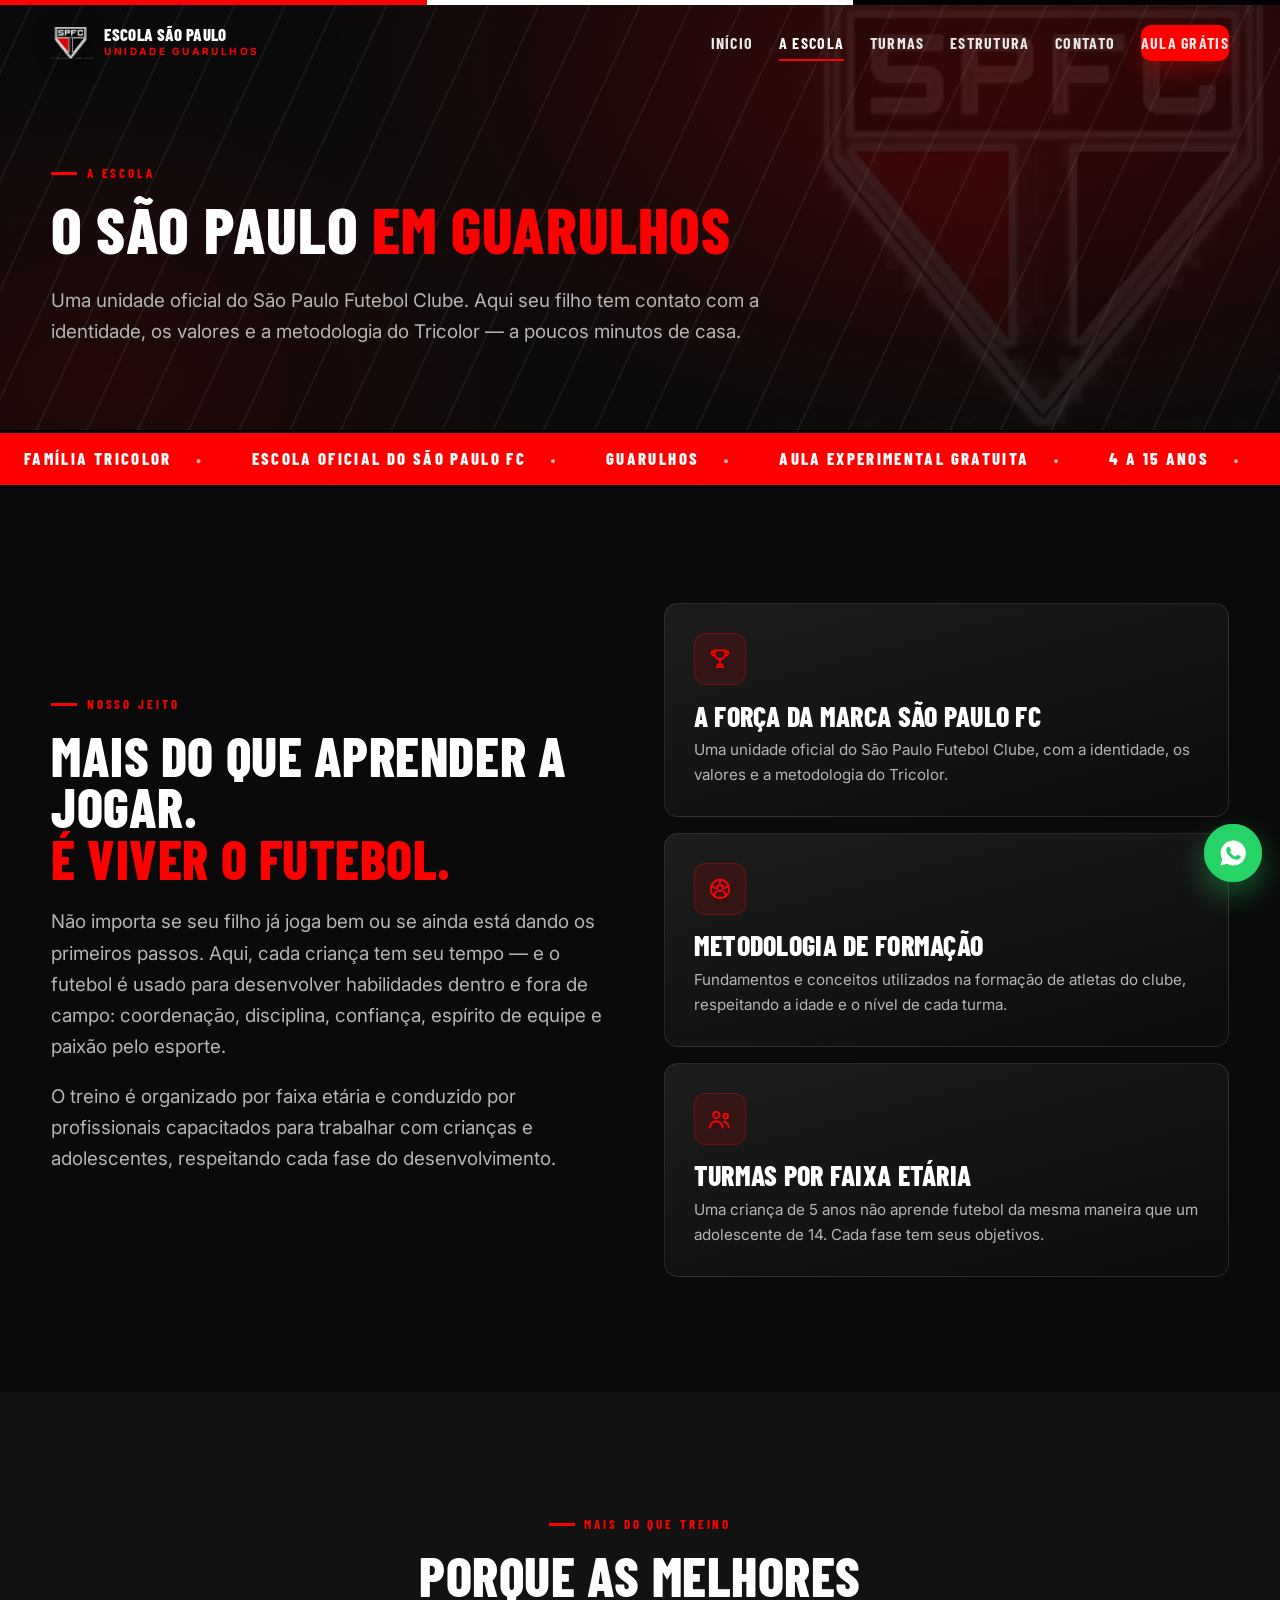
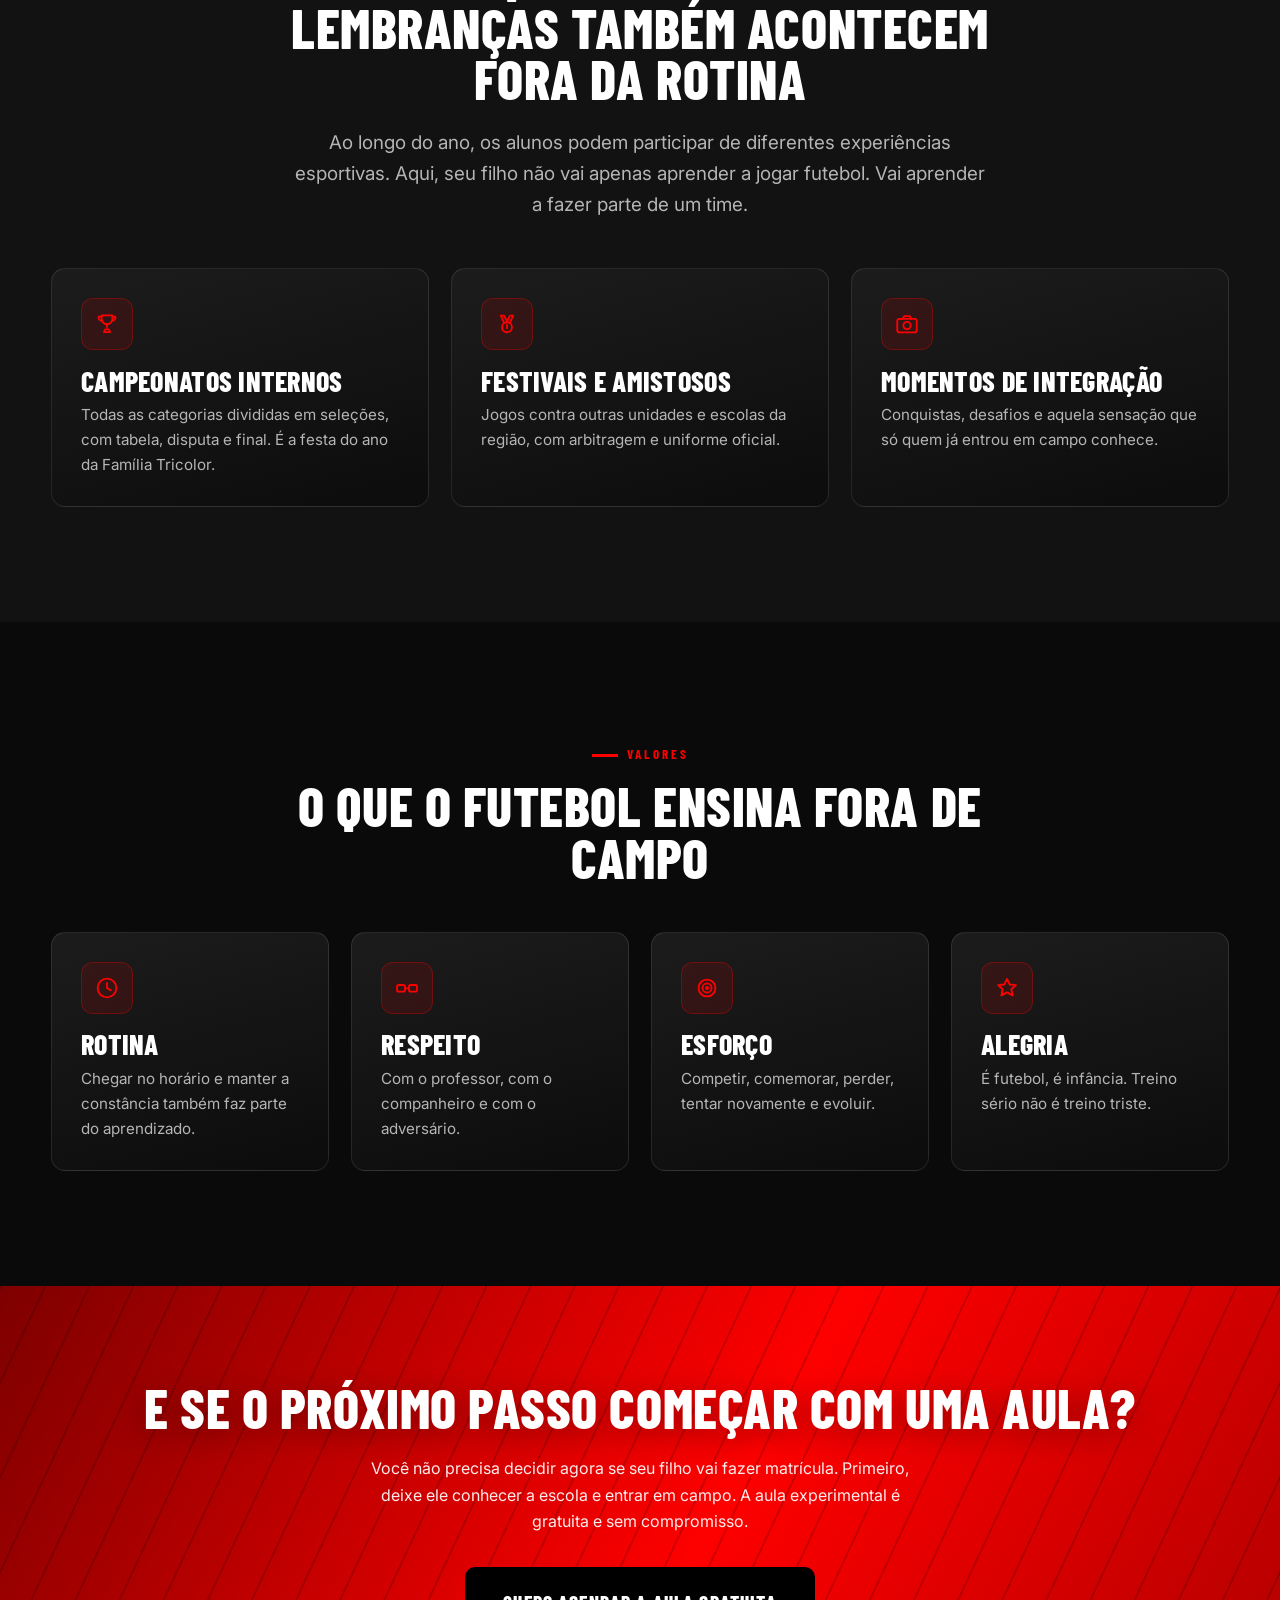
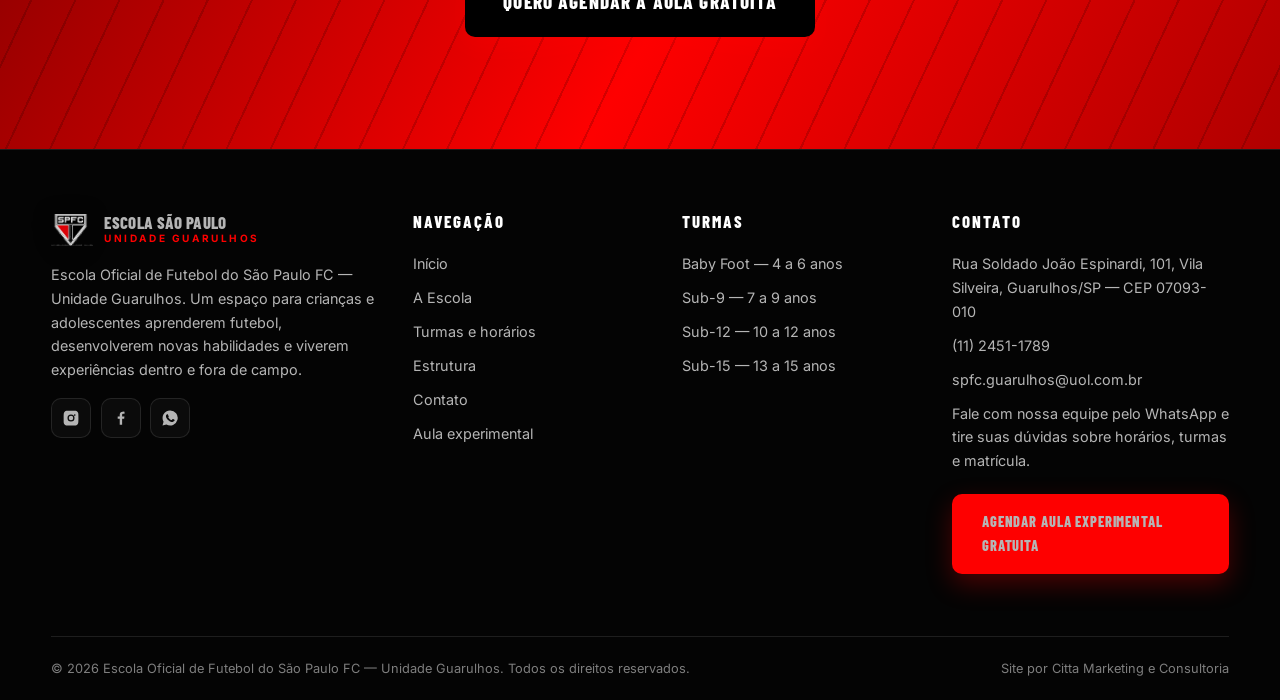
<file: a-escola.html>
<!DOCTYPE html>
<html lang="pt-BR">
<head>
<meta charset="UTF-8">
<meta name="viewport" content="width=device-width, initial-scale=1">
<title>A Escola | Escola de Futebol SPFC Guarulhos</title>
<meta name="description" content="Conheça a Escola Oficial de Futebol do São Paulo FC em Guarulhos: metodologia de formação, professores preparados e um calendário com campeonatos, festivais e amistosos.">
<link rel="canonical" href="https://spfcguarulhos.com.br/a-escola.html">
<meta name="robots" content="index, follow">
<meta name="theme-color" content="#FE0000">
<meta property="og:type" content="website">
<meta property="og:locale" content="pt_BR">
<meta property="og:site_name" content="Escola de Futebol SPFC — Guarulhos">
<meta property="og:title" content="A Escola | Escola de Futebol SPFC Guarulhos">
<meta property="og:description" content="Conheça a Escola Oficial de Futebol do São Paulo FC em Guarulhos: metodologia de formação, professores preparados e um calendário com campeonatos, festivais e amistosos.">
<meta property="og:url" content="https://spfcguarulhos.com.br/a-escola.html">
<meta property="og:image" content="https://spfcguarulhos.com.br/assets/img/og.png">
<meta name="twitter:card" content="summary_large_image">
<link rel="icon" href="assets/img/escudo-alta.png" type="image/png">
<link rel="preconnect" href="https://fonts.googleapis.com">
<link rel="preconnect" href="https://fonts.gstatic.com" crossorigin>
<link href="https://fonts.googleapis.com/css2?family=Barlow+Condensed:wght@600;700;800&family=Inter:wght@400;500;600;700&display=swap" rel="stylesheet">
<link rel="stylesheet" href="assets/css/style.css">
</head>
<body>
<!-- Escudo SPFC (símbolo reutilizável) -->
<svg width="0" height="0" style="position:absolute" aria-hidden="true" focusable="false"><defs>
<symbol id="crest" viewBox="0 0 200 224">
  <clipPath id="crestIn"><path d="M21 19h158v97c0 37-35 65-79 85-44-20-79-48-79-85V19Z"/></clipPath>
  <path d="M8 6h184v110c0 46-40 78-92 102C48 194 8 162 8 116V6Z" fill="#fff"/>
  <path d="M15 13h170v103c0 41-37 71-85 93-48-22-85-52-85-93V13Z" fill="#000"/>
  <path d="M21 19h158v97c0 37-35 65-79 85-44-20-79-48-79-85V19Z" fill="#fff"/>
  <g clip-path="url(#crestIn)">
    <polygon points="10,86 96,86 84,240 -12,240" fill="#FE0000"/>
    <polygon points="104,86 190,86 212,240 116,240" fill="#000"/>
    <rect x="8" y="10" width="184" height="69" fill="#000"/>
  </g>
  <text x="100" y="64" text-anchor="middle" font-family="Barlow Condensed,Arial Narrow,Impact,sans-serif" font-weight="800" font-size="54" fill="#fff">SPFC</text>
</symbol>
</defs></svg>
<svg width="0" height="0" style="position:absolute" aria-hidden="true" focusable="false"><defs>
<symbol id="icon-ball" viewBox="0 0 24 24" fill="none" stroke="currentColor" stroke-width="1.7" stroke-linecap="round" stroke-linejoin="round"><circle cx="12" cy="12" r="8.5"/><path d="M12 8l3 2.2-1.1 3.5H10.1L9 10.2 12 8z"/><path d="M12 3.5v4.3M4.5 9.3l3.2 1.9M6.6 18l2-3.6M17.4 18l-2-3.6M19.5 9.3l-3.2 1.9"/></symbol>
<symbol id="icon-pin" viewBox="0 0 24 24" fill="none" stroke="currentColor" stroke-width="1.7" stroke-linecap="round" stroke-linejoin="round"><path d="M12 21s7-7.4 7-12.2A7 7 0 0 0 5 8.8C5 13.6 12 21 12 21z"/><circle cx="12" cy="8.8" r="2.4"/></symbol>
<symbol id="icon-users" viewBox="0 0 24 24" fill="none" stroke="currentColor" stroke-width="1.7" stroke-linecap="round" stroke-linejoin="round"><circle cx="8.6" cy="8.2" r="3"/><path d="M2.8 20c0-3.3 2.6-5.9 5.8-5.9s5.8 2.6 5.8 5.9"/><circle cx="17.2" cy="9.3" r="2.3"/><path d="M15.6 14.4c2.5.5 4.4 2.7 4.4 5.3"/></symbol>
<symbol id="icon-shirt" viewBox="0 0 24 24" fill="none" stroke="currentColor" stroke-width="1.7" stroke-linecap="round" stroke-linejoin="round"><path d="M8.2 4.2L12 6l3.8-1.8L19 6.5l-2.6 2.6V19.8H7.6V9.1L5 6.5l3.2-2.3z"/></symbol>
<symbol id="icon-trophy" viewBox="0 0 24 24" fill="none" stroke="currentColor" stroke-width="1.7" stroke-linecap="round" stroke-linejoin="round"><path d="M7 4h10v3.2a5 5 0 0 1-10 0V4z"/><path d="M7 5.2H4.3a3 3 0 0 0 3 3.8M17 5.2h2.7a3 3 0 0 1-3 3.8"/><path d="M12 12.2v2.6M9.3 19.5h5.4M9.6 19.5c-.3-1.6.3-2.8 2.4-2.8s2.7 1.2 2.4 2.8"/></symbol>
<symbol id="icon-mail" viewBox="0 0 24 24" fill="none" stroke="currentColor" stroke-width="1.7" stroke-linecap="round" stroke-linejoin="round"><rect x="3" y="5.2" width="18" height="13.6" rx="2"/><path d="M3.6 6.7L12 13l8.4-6.3"/></symbol>
<symbol id="icon-clock" viewBox="0 0 24 24" fill="none" stroke="currentColor" stroke-width="1.7" stroke-linecap="round" stroke-linejoin="round"><circle cx="12" cy="12" r="8.6"/><path d="M12 7.4V12l3.4 2"/></symbol>
<symbol id="icon-phone" viewBox="0 0 24 24" fill="none" stroke="currentColor" stroke-width="1.7" stroke-linecap="round" stroke-linejoin="round"><path d="M6.7 3.6h2.9l1.4 3.8-2 1.7a11.8 11.8 0 0 0 5.7 5.7l1.7-2 3.8 1.4v2.9a2 2 0 0 1-2.2 2 16.3 16.3 0 0 1-14.3-14.3 2 2 0 0 1 2-2.2z"/></symbol>
<symbol id="icon-chat" viewBox="0 0 24 24" fill="none" stroke="currentColor" stroke-width="1.7" stroke-linecap="round" stroke-linejoin="round"><rect x="3.5" y="5" width="17" height="11.2" rx="2.2"/><path d="M8 16.2l-2.7 3v-3"/></symbol>
<symbol id="icon-shower" viewBox="0 0 24 24" fill="none" stroke="currentColor" stroke-width="1.7" stroke-linecap="round" stroke-linejoin="round"><path d="M8 4.6a4 4 0 0 1 8 0"/><path d="M4.2 8.4h15.6"/><path d="M7.4 8.4v1.8M11.3 8.4v1.8M15.2 8.4v1.8M19 8.4v1.8M9.3 13.2v1.7M13.2 13.2v1.7M17 13.2v1.7M7.4 17.6v1.2M11.3 17.6v1.2M15.2 17.6v1.2"/></symbol>
<symbol id="icon-medal" viewBox="0 0 24 24" fill="none" stroke="currentColor" stroke-width="1.7" stroke-linecap="round" stroke-linejoin="round"><circle cx="12" cy="15" r="4.6"/><path d="M9.2 10.8L6.3 4.2h3l2.7 5.6M14.8 10.8l2.9-6.6h-3l-2.7 5.6"/><path d="M12 12.6v3.4"/></symbol>
<symbol id="icon-book" viewBox="0 0 24 24" fill="none" stroke="currentColor" stroke-width="1.7" stroke-linecap="round" stroke-linejoin="round"><path d="M12 6.7C10.4 5.2 7.8 4.7 4 5.2v13.1c3.8-.5 6.4 0 8 1.5 1.6-1.5 4.2-2 8-1.5V5.2c-3.8-.5-6.4 0-8 1.5z"/><path d="M12 6.7v13.1"/></symbol>
<symbol id="icon-thumb" viewBox="0 0 24 24" fill="none" stroke="currentColor" stroke-width="1.7" stroke-linecap="round" stroke-linejoin="round"><path d="M7.2 11v9H4.4v-9h2.8z"/><path d="M7.2 11l3.3-6.6c1 0 1.9.8 1.9 1.9v2.9h4.9a2 2 0 0 1 2 2.4l-1.3 5.6a2 2 0 0 1-2 1.6H7.2"/></symbol>
<symbol id="icon-check" viewBox="0 0 24 24" fill="none" stroke="currentColor" stroke-width="1.7" stroke-linecap="round" stroke-linejoin="round"><circle cx="12" cy="12" r="8.6"/><path d="M8 12.3l2.6 2.6 5.4-5.6"/></symbol>
<symbol id="icon-bag" viewBox="0 0 24 24" fill="none" stroke="currentColor" stroke-width="1.7" stroke-linecap="round" stroke-linejoin="round"><rect x="4.2" y="8.2" width="15.6" height="11.6" rx="2"/><path d="M9 8.2V6.4a3 3 0 0 1 6 0v1.8"/></symbol>
<symbol id="icon-handshake" viewBox="0 0 24 24" fill="none" stroke="currentColor" stroke-width="1.7" stroke-linecap="round" stroke-linejoin="round"><rect x="2.8" y="9.2" width="7.4" height="6.2" rx="1.8"/><rect x="13.8" y="9.2" width="7.4" height="6.2" rx="1.8"/><path d="M10.2 12.3h3.6"/></symbol>
<symbol id="icon-building" viewBox="0 0 24 24" fill="none" stroke="currentColor" stroke-width="1.7" stroke-linecap="round" stroke-linejoin="round"><rect x="5.2" y="4.2" width="13.6" height="15.6" rx="1.2"/><path d="M8.6 8h1.2M14.2 8h1.2M8.6 11.6h1.2M14.2 11.6h1.2M8.6 15.2h1.2M14.2 15.2h1.2"/></symbol>
<symbol id="icon-car" viewBox="0 0 24 24" fill="none" stroke="currentColor" stroke-width="1.7" stroke-linecap="round" stroke-linejoin="round"><path d="M4.2 15.8v-3.2l2-3.8A2 2 0 0 1 8 7.6h8a2 2 0 0 1 1.8 1.2l2 3.8v3.2"/><path d="M4.2 15.8h15.6M6.6 15.8a1.7 1.7 0 1 1 0 3.4 1.7 1.7 0 0 1 0-3.4zM17.4 15.8a1.7 1.7 0 1 1 0 3.4 1.7 1.7 0 0 1 0-3.4z"/></symbol>
<symbol id="icon-camera" viewBox="0 0 24 24" fill="none" stroke="currentColor" stroke-width="1.7" stroke-linecap="round" stroke-linejoin="round"><rect x="3" y="7.2" width="18" height="12.6" rx="2"/><path d="M8 7.2l1.4-2.4h5.2l1.4 2.4"/><circle cx="12" cy="13.4" r="3.4"/></symbol>
<symbol id="icon-gift" viewBox="0 0 24 24" fill="none" stroke="currentColor" stroke-width="1.7" stroke-linecap="round" stroke-linejoin="round"><rect x="4.2" y="9.2" width="15.6" height="10.6" rx="1"/><path d="M4.2 9.2h15.6M12 9.2v10.6"/><path d="M12 9.2c-1-2.8-4.6-3.2-4.6-.9s2.8.9 4.6.9zM12 9.2c1-2.8 4.6-3.2 4.6-.9s-2.8.9-4.6.9z"/></symbol>
<symbol id="icon-target" viewBox="0 0 24 24" fill="none" stroke="currentColor" stroke-width="1.7" stroke-linecap="round" stroke-linejoin="round"><circle cx="12" cy="12" r="7.8"/><circle cx="12" cy="12" r="4.2"/><circle cx="12" cy="12" r="1"/></symbol>
<symbol id="icon-star" viewBox="0 0 24 24" fill="none" stroke="currentColor" stroke-width="1.7" stroke-linecap="round" stroke-linejoin="round"><path d="M12 3.6l2.5 5.2 5.7.6-4.2 3.8 1.2 5.6L12 16.1l-5.2 2.7 1.2-5.6-4.2-3.8 5.7-.6L12 3.6z"/></symbol>
<symbol id="icon-person" viewBox="0 0 24 24" fill="none" stroke="currentColor" stroke-width="1.7" stroke-linecap="round" stroke-linejoin="round"><circle cx="12" cy="8" r="3.2"/><path d="M5.6 19.8c0-3.5 2.9-6.4 6.4-6.4s6.4 2.9 6.4 6.4"/></symbol>
</defs></svg>

<header class="header">
  <div class="tricolor"><i></i><i></i><i></i></div>
  <div class="wrap bar">
    <a class="brand" href="index.html" aria-label="Escola de Futebol SPFC Guarulhos">
      <img src="assets/img/escudo-alta.png" alt="Escudo Escola São Paulo" role="img">
      <span><b>Escola São Paulo</b><small>Unidade Guarulhos</small></span>
    </a>
    <nav class="nav" id="nav">
      <a href="index.html">Início</a>
      <a href="a-escola.html" aria-current="page">A Escola</a>
      <a href="turmas.html">Turmas</a>
      <a href="estrutura.html">Estrutura</a>
      <a href="contato.html">Contato</a>
      <a class="btn" href="agendar.html">Aula grátis</a>
    </nav>
    <button class="burger" aria-label="Abrir menu" aria-expanded="false" aria-controls="nav"><span></span><span></span><span></span></button>
  </div>
</header>

<section class="hero" style="min-height:auto;padding:calc(var(--header-h) + 5rem) 0 4rem">
  <div class="hero-stripes"></div>
  <img class="hero-crest" src="assets/img/escudo-alta.png" alt="" aria-hidden="true">
  <div class="wrap" style="display:block">
    <span class="eyebrow">A escola</span>
    <h1 style="font-size:clamp(2.2rem,5.4vw,4rem)" data-split>O São Paulo <span class='txt-red'>em Guarulhos</span></h1>
    <p class="lead">Uma unidade oficial do São Paulo Futebol Clube. Aqui seu filho tem contato com a identidade, os valores e a metodologia do Tricolor — a poucos minutos de casa.</p>
  </div>
</section>
<div class="marquee" aria-hidden="true"><div>
  <span>Família Tricolor</span><span>Escola Oficial do São Paulo FC</span><span>Guarulhos</span><span>Aula experimental gratuita</span><span>4 a 15 anos</span>
</div></div>

<section class="section">
  <div class="wrap">
    <div class="grid g-2" style="align-items:center;gap:3rem">
      <div class="rv">
        <span class="eyebrow">Nosso jeito</span>
        <h2>Mais do que aprender a jogar.<br><span class="txt-red">É viver o futebol.</span></h2>
        <p class="lead">Não importa se seu filho já joga bem ou se ainda está dando os primeiros passos. Aqui, cada criança tem seu tempo — e o futebol é usado para desenvolver habilidades dentro e fora de campo: coordenação, disciplina, confiança, espírito de equipe e paixão pelo esporte.</p>
        <p class="lead">O treino é organizado por faixa etária e conduzido por profissionais capacitados para trabalhar com crianças e adolescentes, respeitando cada fase do desenvolvimento.</p>
      </div>
      <div class="grid rv rv-d1" style="gap:1rem">
        <article class="card"><div class="ico"><svg class="i" aria-hidden="true"><use href="#icon-trophy"/></svg></div><h3>A força da marca São Paulo FC</h3><p>Uma unidade oficial do São Paulo Futebol Clube, com a identidade, os valores e a metodologia do Tricolor.</p></article>
        <article class="card"><div class="ico"><svg class="i" aria-hidden="true"><use href="#icon-ball"/></svg></div><h3>Metodologia de formação</h3><p>Fundamentos e conceitos utilizados na formação de atletas do clube, respeitando a idade e o nível de cada turma.</p></article>
        <article class="card"><div class="ico"><svg class="i" aria-hidden="true"><use href="#icon-users"/></svg></div><h3>Turmas por faixa etária</h3><p>Uma criança de 5 anos não aprende futebol da mesma maneira que um adolescente de 14. Cada fase tem seus objetivos.</p></article>
      </div>
    </div>
  </div>
</section>

<section class="section section-alt">
  <div class="wrap">
    <div class="head center rv">
      <span class="eyebrow">Mais do que treino</span>
      <h2>Porque as melhores lembranças também acontecem fora da rotina</h2>
      <p class="lead">Ao longo do ano, os alunos podem participar de diferentes experiências esportivas. Aqui, seu filho não vai apenas aprender a jogar futebol. Vai aprender a fazer parte de um time.</p>
    </div>
    <div class="grid g-3">
      <article class="card rv"><div class="ico"><svg class="i" aria-hidden="true"><use href="#icon-trophy"/></svg></div><h3>Campeonatos internos</h3><p>Todas as categorias divididas em seleções, com tabela, disputa e final. É a festa do ano da Família Tricolor.</p></article>
      <article class="card rv rv-d1"><div class="ico"><svg class="i" aria-hidden="true"><use href="#icon-medal"/></svg></div><h3>Festivais e amistosos</h3><p>Jogos contra outras unidades e escolas da região, com arbitragem e uniforme oficial.</p></article>
      <article class="card rv rv-d2"><div class="ico"><svg class="i" aria-hidden="true"><use href="#icon-camera"/></svg></div><h3>Momentos de integração</h3><p>Conquistas, desafios e aquela sensação que só quem já entrou em campo conhece.</p></article>
    </div>
  </div>
</section>

<section class="section">
  <div class="wrap">
    <div class="head center rv">
      <span class="eyebrow">Valores</span>
      <h2>O que o futebol ensina fora de campo</h2>
    </div>
    <div class="grid g-4">
      <article class="card rv"><div class="ico"><svg class="i" aria-hidden="true"><use href="#icon-clock"/></svg></div><h3>Rotina</h3><p>Chegar no horário e manter a constância também faz parte do aprendizado.</p></article>
      <article class="card rv rv-d1"><div class="ico"><svg class="i" aria-hidden="true"><use href="#icon-handshake"/></svg></div><h3>Respeito</h3><p>Com o professor, com o companheiro e com o adversário.</p></article>
      <article class="card rv rv-d2"><div class="ico"><svg class="i" aria-hidden="true"><use href="#icon-target"/></svg></div><h3>Esforço</h3><p>Competir, comemorar, perder, tentar novamente e evoluir.</p></article>
      <article class="card rv rv-d3"><div class="ico"><svg class="i" aria-hidden="true"><use href="#icon-star"/></svg></div><h3>Alegria</h3><p>É futebol, é infância. Treino sério não é treino triste.</p></article>
    </div>
  </div>
</section>
<section class="cta-final">
  <div class="wrap rv">
    <h2>E se o próximo passo começar com uma aula?</h2>
    <p>Você não precisa decidir agora se seu filho vai fazer matrícula. Primeiro, deixe ele conhecer a escola e entrar em campo. A aula experimental é gratuita e sem compromisso.</p>
    <p style="margin-top:2rem"><a class="btn btn-lg" style="background:#000" href="agendar.html">Quero agendar a aula gratuita</a></p>
  </div>
</section>
<!-- ================= FOOTER ================= -->
<footer class="footer">
  <div class="wrap">
    <div class="footer-grid">
      <div>
        <a class="brand" href="index.html" style="margin-bottom:1rem">
          <img src="assets/img/escudo-alta.png" alt="Escudo Escola São Paulo" aria-hidden="true">
          <span><b>Escola São Paulo</b><small>Unidade Guarulhos</small></span>
        </a>
        <p>Escola Oficial de Futebol do São Paulo FC — Unidade Guarulhos. Um espaço para crianças e adolescentes aprenderem futebol, desenvolverem novas habilidades e viverem experiências dentro e fora de campo.</p>
        <div class="socials">
          <a data-href="instagram" target="_blank" rel="noopener" aria-label="Instagram"><svg viewBox="0 0 24 24"><path d="M12 2.2c3.2 0 3.6 0 4.9.1 1.2.1 1.8.2 2.2.4.6.2 1 .5 1.4.9.4.4.7.8.9 1.4.2.4.4 1 .4 2.2.1 1.3.1 1.7.1 4.9s0 3.6-.1 4.9c-.1 1.2-.2 1.8-.4 2.2-.2.6-.5 1-.9 1.4-.4.4-.8.7-1.4.9-.4.2-1 .4-2.2.4-1.3.1-1.7.1-4.9.1s-3.6 0-4.9-.1c-1.2-.1-1.8-.2-2.2-.4-.6-.2-1-.5-1.4-.9-.4-.4-.7-.8-.9-1.4-.2-.4-.4-1-.4-2.2C2.2 15.6 2.2 15.2 2.2 12s0-3.6.1-4.9c.1-1.2.2-1.8.4-2.2.2-.6.5-1 .9-1.4.4-.4.8-.7 1.4-.9.4-.2 1-.4 2.2-.4C8.4 2.2 8.8 2.2 12 2.2zm0 5.1A4.7 4.7 0 1 0 16.7 12 4.7 4.7 0 0 0 12 7.3zm0 7.7A3 3 0 1 1 15 12a3 3 0 0 1-3 3zm5-8a1.1 1.1 0 1 0 1.1 1.1A1.1 1.1 0 0 0 17 7z"/></svg></a>
          <a data-href="facebook" target="_blank" rel="noopener" aria-label="Facebook"><svg viewBox="0 0 24 24"><path d="M13.5 21v-8h2.7l.4-3.1h-3.1V7.9c0-.9.25-1.5 1.55-1.5h1.65V3.6A22 22 0 0 0 14.3 3.5c-2.4 0-4 1.45-4 4.1v2.3H7.6V13h2.7v8z"/></svg></a>
          <a data-wa="Olá! Vim pelo site e quero agendar a aula experimental." target="_blank" rel="noopener" aria-label="WhatsApp"><svg viewBox="0 0 24 24"><path d="M12 2a10 10 0 0 0-8.6 15L2 22l5.2-1.4A10 10 0 1 0 12 2zm5.4 14.1c-.2.6-1.3 1.2-1.8 1.2s-1.1.3-3.6-.8-4-3.6-4.2-3.8-1.2-1.6-1.2-3 .8-2.1 1-2.4.5-.3.7-.3h.5c.2 0 .4 0 .6.5s.8 2 .9 2.1.1.3 0 .5-.2.4-.4.6-.3.4-.1.7.7 1.2 1.6 2c1.1.9 2 1.2 2.3 1.3s.4.1.6-.1.7-.8.9-1.1.4-.2.6-.1 1.6.8 1.9.9.4.2.5.3 0 .6-.2 1.2z"/></svg></a>
        </div>
      </div>
      <div>
        <h4>Navegação</h4>
        <ul>
          <li><a href="index.html">Início</a></li>
          <li><a href="a-escola.html">A Escola</a></li>
          <li><a href="turmas.html">Turmas e horários</a></li>
          <li><a href="estrutura.html">Estrutura</a></li>
          <li><a href="contato.html">Contato</a></li>
          <li><a href="agendar.html">Aula experimental</a></li>
        </ul>
      </div>
      <div>
        <h4>Turmas</h4>
        <ul>
          <li><a href="turmas.html#baby">Baby Foot — 4 a 6 anos</a></li>
          <li><a href="turmas.html#sub9">Sub-9 — 7 a 9 anos</a></li>
          <li><a href="turmas.html#sub12">Sub-12 — 10 a 12 anos</a></li>
          <li><a href="turmas.html#sub15">Sub-15 — 13 a 15 anos</a></li>
        </ul>
      </div>
      <div>
        <h4>Contato</h4>
        <ul>
          <li><span data-fill="endereco-full"></span></li>
          <li><a data-href="tel"><span data-fill="telefone"></span></a></li>
          <li><a data-href="email"><span data-fill="email"></span></a></li>
          <li><a data-wa="Olá! Vim pelo site da escola." target="_blank" rel="noopener">Fale com nossa equipe pelo WhatsApp e tire suas dúvidas sobre horários, turmas e matrícula.</a></li>
        </ul>
        <p style="margin-top:1rem"><a class="btn" href="agendar.html">Agendar aula experimental gratuita</a></p>
      </div>
    </div>
    <div class="copy">
      <span>&copy; <span data-fill="ano"></span> Escola Oficial de Futebol do São Paulo FC — Unidade Guarulhos. Todos os direitos reservados.</span>
      <span>Site por Citta Marketing e Consultoria</span>
    </div>
  </div>
</footer>

<a class="wa-float" data-wa="Olá! Vim pelo site e quero agendar a aula experimental gratuita." target="_blank" rel="noopener" aria-label="Falar no WhatsApp">
  <svg viewBox="0 0 24 24"><path d="M12 2a10 10 0 0 0-8.6 15L2 22l5.2-1.4A10 10 0 1 0 12 2zm5.4 14.1c-.2.6-1.3 1.2-1.8 1.2s-1.1.3-3.6-.8-4-3.6-4.2-3.8-1.2-1.6-1.2-3 .8-2.1 1-2.4.5-.3.7-.3h.5c.2 0 .4 0 .6.5s.8 2 .9 2.1.1.3 0 .5-.2.4-.4.6-.3.4-.1.7.7 1.2 1.6 2c1.1.9 2 1.2 2.3 1.3s.4.1.6-.1.7-.8.9-1.1.4-.2.6-.1 1.6.8 1.9.9.4.2.5.3 0 .6-.2 1.2z"/></svg>
</a>
<script src="assets/js/config.js"></script>
<script src="assets/js/main.js"></script>
</body>
</html>
</file>
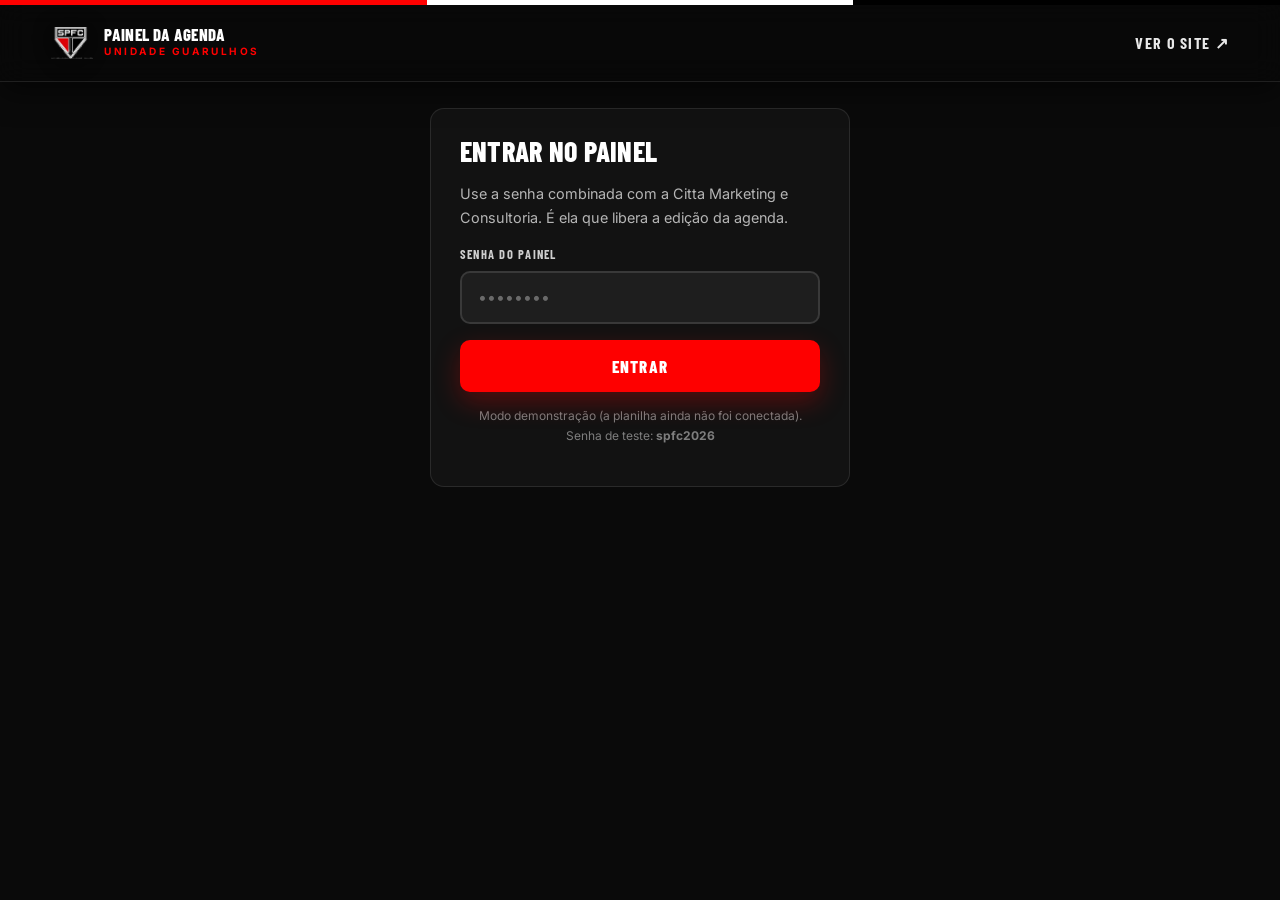
<file: admin.html>
<!DOCTYPE html>
<html lang="pt-BR">
<head>
<meta charset="UTF-8">
<meta name="viewport" content="width=device-width, initial-scale=1">
<title>Painel da Agenda | SPFC Guarulhos</title>
<meta name="robots" content="noindex, nofollow">
<meta name="theme-color" content="#FE0000">
<link rel="icon" href="assets/img/escudo-alta.png" type="image/png">
<link rel="manifest" href="manifest.json">
<link rel="apple-touch-icon" href="assets/img/icon-180.png">
<meta name="mobile-web-app-capable" content="yes">
<meta name="apple-mobile-web-app-capable" content="yes">
<meta name="apple-mobile-web-app-status-bar-style" content="black-translucent">
<meta name="apple-mobile-web-app-title" content="Painel SPFC">
<link rel="preconnect" href="https://fonts.googleapis.com">
<link rel="preconnect" href="https://fonts.gstatic.com" crossorigin>
<link href="https://fonts.googleapis.com/css2?family=Barlow+Condensed:wght@600;700;800&family=Inter:wght@400;500;600;700&display=swap" rel="stylesheet">
<link rel="stylesheet" href="assets/css/style.css">
</head>
<body>

<svg width="0" height="0" style="position:absolute" aria-hidden="true" focusable="false"><defs>
<symbol id="crest" viewBox="0 0 200 224">
  <clipPath id="crestIn"><path d="M21 19h158v97c0 37-35 65-79 85-44-20-79-48-79-85V19Z"/></clipPath>
  <path d="M8 6h184v110c0 46-40 78-92 102C48 194 8 162 8 116V6Z" fill="#fff"/>
  <path d="M15 13h170v103c0 41-37 71-85 93-48-22-85-52-85-93V13Z" fill="#000"/>
  <path d="M21 19h158v97c0 37-35 65-79 85-44-20-79-48-79-85V19Z" fill="#fff"/>
  <g clip-path="url(#crestIn)">
    <polygon points="10,86 96,86 84,240 -12,240" fill="#FE0000"/>
    <polygon points="104,86 190,86 212,240 116,240" fill="#000"/>
    <rect x="8" y="10" width="184" height="69" fill="#000"/>
  </g>
  <text x="100" y="64" text-anchor="middle" font-family="Barlow Condensed,Arial Narrow,Impact,sans-serif" font-weight="800" font-size="54" fill="#fff">SPFC</text>
</symbol>
</defs></svg>

<header class="header is-stuck">
  <div class="tricolor"><i></i><i></i><i></i></div>
  <div class="wrap bar">
    <a class="brand" href="index.html">
      <img src="assets/img/escudo-alta.png" alt="Escudo Escola São Paulo" aria-hidden="true">
      <span><b>Painel da Agenda</b><small>Unidade Guarulhos</small></span>
    </a>
    <nav class="nav">
      <a href="index.html" target="_blank">Ver o site &#8599;</a>
      <button class="btn btn-ghost hidden" id="sair" style="padding:.6rem 1.1rem;font-size:.9rem">Sair</button>
    </nav>
  </div>
</header>

<!-- ---------------- LOGIN ---------------- -->
<div class="wrap" id="tela-login">
  <div class="panel login-box">
    <h3>Entrar no painel</h3>
    <p style="color:var(--mute);font-size:.9rem">Use a senha combinada com a Citta Marketing e Consultoria. É ela que libera a edição da agenda.</p>
    <div class="field">
      <label for="senha">Senha do painel</label>
      <input id="senha" type="password" placeholder="••••••••" autocomplete="current-password">
      <span class="err">Senha incorreta.</span>
    </div>
    <button class="btn btn-block" id="entrar">Entrar</button>
    <p class="privacy" id="aviso-endpoint"></p>
  </div>
</div>

<!-- ---------------- PAINEL ---------------- -->
<main class="admin-shell hidden" id="tela-painel">

  <div class="panel">
    <div class="panel-head">
      <div>
        <h3>Grade da semana</h3>
        <p style="color:var(--mute);font-size:.88rem;margin:0">Estes horários se repetem toda semana. Marque o que está aberto para aula experimental e quantas vagas cabem.</p>
      </div>
      <button class="btn" id="salvar-grade">Publicar grade</button>
    </div>
    <div class="week" id="grade"></div>
    <p class="note" style="margin-top:1.2rem">Horário desmarcado some do site. Horário marcado com 0 vagas aparece como <b>LOTADO</b> — é o que passa a sensação de escola cheia sem travar o agendamento.</p>
    <button class="btn btn-block" id="salvar-grade-2" style="margin-top:1.2rem">Publicar grade</button>
  </div>

  <div class="panel">
    <div class="panel-head">
      <div>
        <h3>Exceções por data</h3>
        <p style="color:var(--mute);font-size:.88rem;margin:0">Feriado, campeonato, campo interditado. A exceção manda mais que a grade da semana.</p>
      </div>
    </div>
    <div class="row-2" style="align-items:end">
      <div class="field"><label for="exc-data">Data</label><input id="exc-data" type="date"></div>
      <div class="field"><label for="exc-tipo">O que acontece nessa data</label>
        <select id="exc-tipo">
          <option value="fechado">Fechado — nenhuma experimental</option>
          <option value="slots">Horários especiais só nessa data</option>
        </select>
      </div>
    </div>
    <div id="exc-slots" class="hidden">
      <div class="field"><label for="exc-horarios">Horários (separados por vírgula) e vagas</label>
        <input id="exc-horarios" type="text" placeholder="09:00x4, 10:30x4, 15:00x6">
        <span class="err">Use o formato 09:00x4 (horário x vagas).</span>
      </div>
    </div>
    <button class="btn" id="add-exc">Adicionar exceção</button>
    <div class="table-wrap" style="margin-top:1.4rem">
      <table class="table"><thead><tr><th>Data</th><th>Situação</th><th></th></tr></thead><tbody id="lista-exc"></tbody></table>
    </div>
  </div>

  <div class="panel">
    <div class="panel-head">
      <div>
        <h3>Agendamentos recebidos</h3>
        <p style="color:var(--mute);font-size:.88rem;margin:0">Os mesmos leads que caem na planilha. Marque como atendido para tirar da lista de pendências.</p>
      </div>
      <button class="btn btn-ghost" id="recarregar" style="padding:.6rem 1.1rem;font-size:.9rem">Atualizar</button>
    </div>
    <div class="table-wrap">
      <table class="table">
        <thead><tr><th>Recebido</th><th>Atleta</th><th>Idade</th><th>Turma</th><th>Dia</th><th>Hora</th><th>Responsável</th><th>WhatsApp</th><th>Origem</th><th>Status</th></tr></thead>
        <tbody id="lista-leads"><tr><td colspan="10" style="color:var(--mute)">Carregando...</td></tr></tbody>
      </table>
    </div>
  </div>

</main>

<div class="toast" id="toast"></div>

<script src="assets/js/config.js"></script>
<script src="assets/js/admin.js"></script>
</body>
</html>
</file>
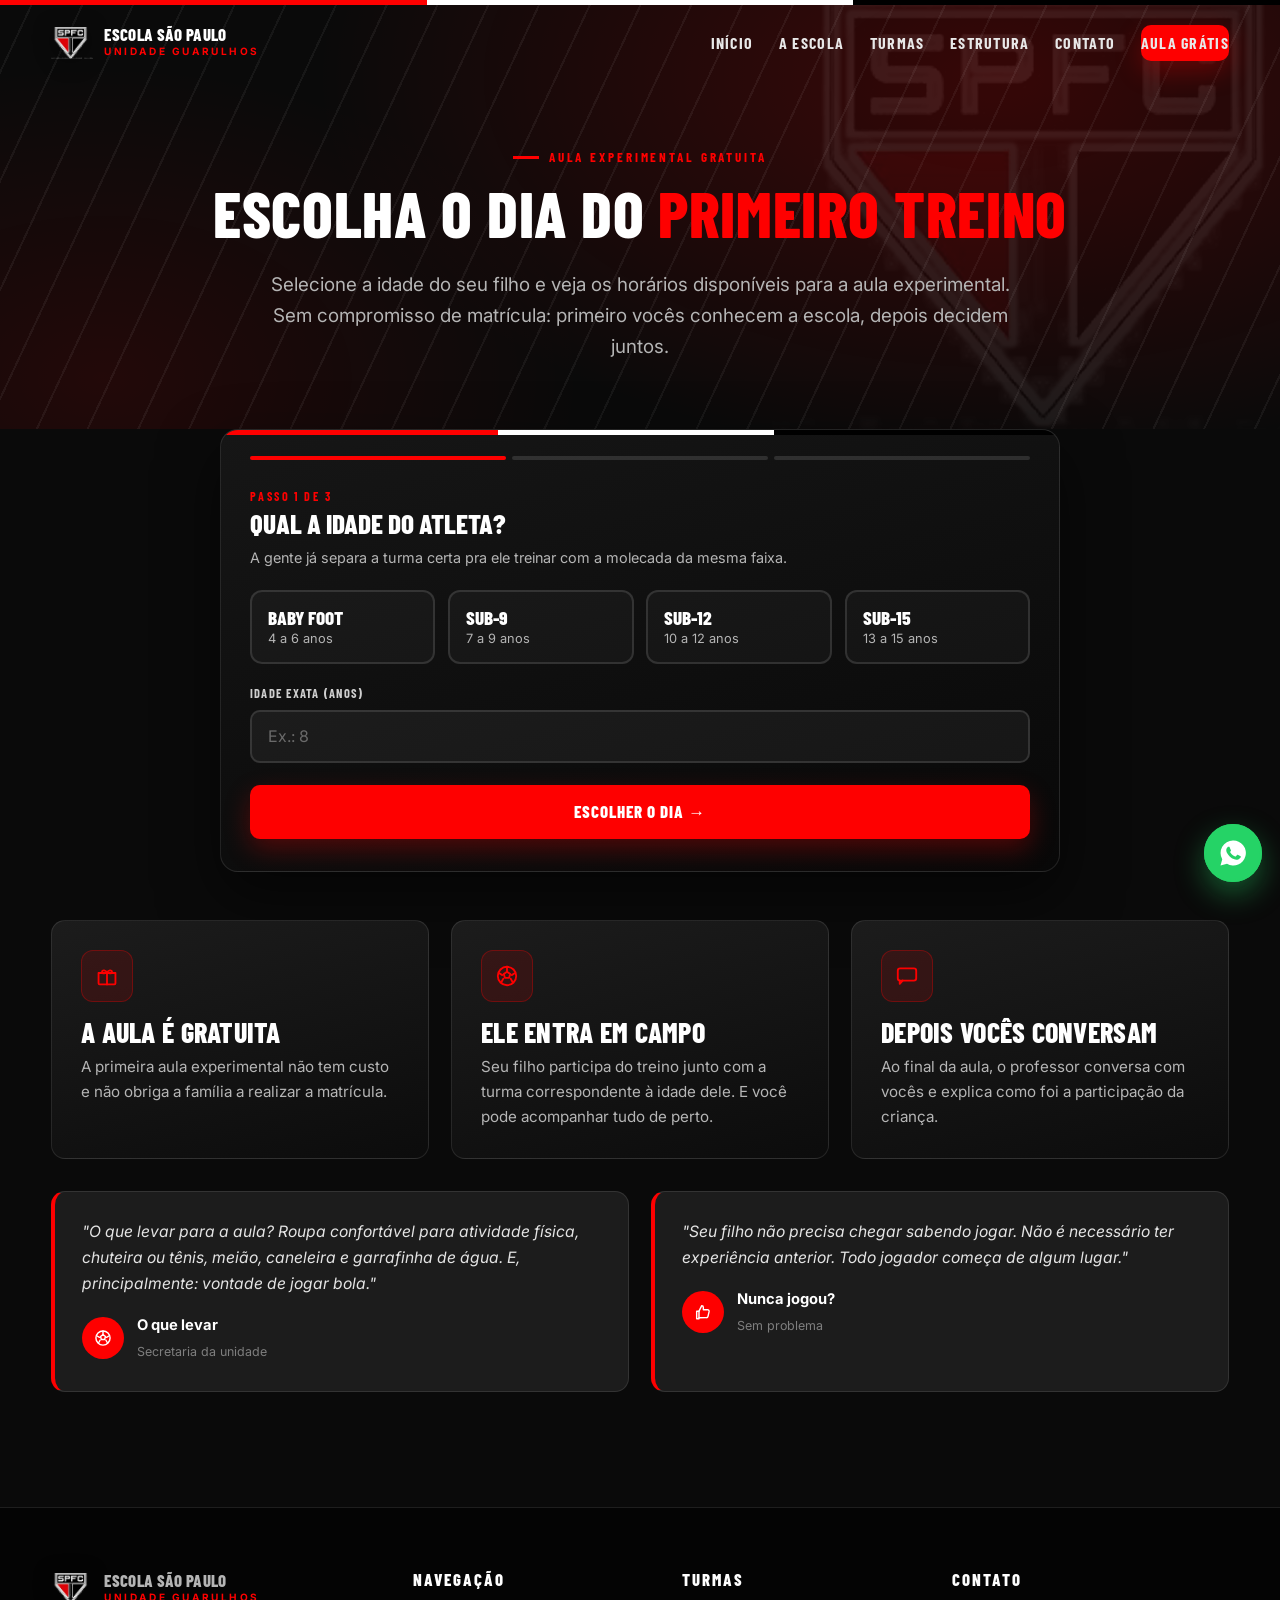
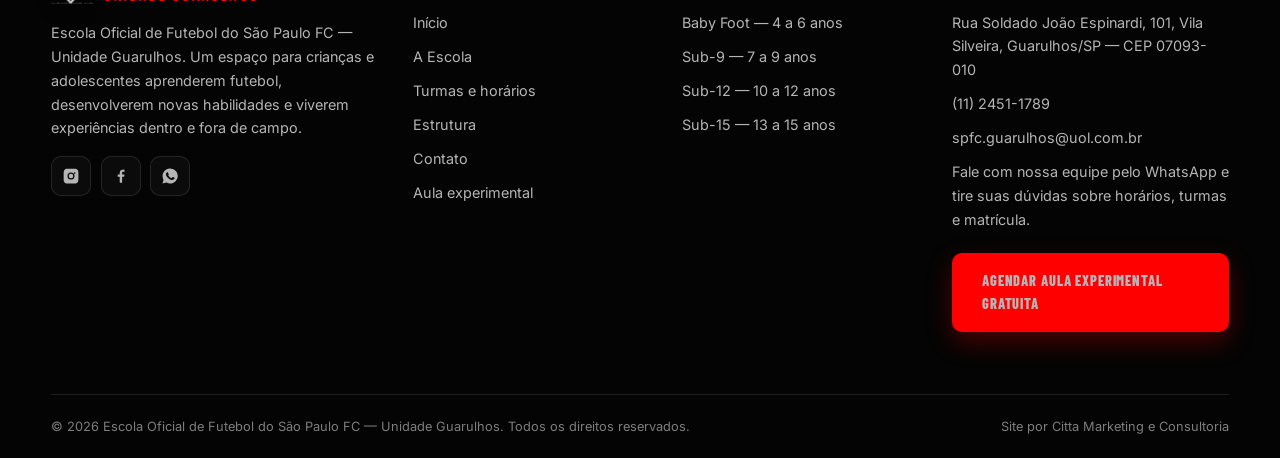
<file: agendar.html>
<!DOCTYPE html>
<html lang="pt-BR">
<head>
<meta charset="UTF-8">
<meta name="viewport" content="width=device-width, initial-scale=1">
<title>Agendar aula experimental grátis | SPFC Guarulhos</title>
<meta name="description" content="Escolha a idade do seu filho, o dia e o horário. Aula experimental gratuita na Escola Oficial do São Paulo FC em Guarulhos, sem compromisso de matrícula.">
<link rel="canonical" href="https://spfcguarulhos.com.br/agendar.html">
<meta name="robots" content="noindex, follow">
<meta name="theme-color" content="#FE0000">
<meta property="og:type" content="website">
<meta property="og:locale" content="pt_BR">
<meta property="og:site_name" content="Escola de Futebol SPFC — Guarulhos">
<meta property="og:title" content="Agendar aula experimental grátis | SPFC Guarulhos">
<meta property="og:description" content="Escolha a idade do seu filho, o dia e o horário. Aula experimental gratuita na Escola Oficial do São Paulo FC em Guarulhos, sem compromisso de matrícula.">
<meta property="og:url" content="https://spfcguarulhos.com.br/agendar.html">
<meta property="og:image" content="https://spfcguarulhos.com.br/assets/img/og.png">
<meta name="twitter:card" content="summary_large_image">
<link rel="icon" href="assets/img/escudo-alta.png" type="image/png">
<link rel="preconnect" href="https://fonts.googleapis.com">
<link rel="preconnect" href="https://fonts.gstatic.com" crossorigin>
<link href="https://fonts.googleapis.com/css2?family=Barlow+Condensed:wght@600;700;800&family=Inter:wght@400;500;600;700&display=swap" rel="stylesheet">
<link rel="stylesheet" href="assets/css/style.css">
</head>
<body>
<!-- Escudo SPFC (símbolo reutilizável) -->
<svg width="0" height="0" style="position:absolute" aria-hidden="true" focusable="false"><defs>
<symbol id="crest" viewBox="0 0 200 224">
  <clipPath id="crestIn"><path d="M21 19h158v97c0 37-35 65-79 85-44-20-79-48-79-85V19Z"/></clipPath>
  <path d="M8 6h184v110c0 46-40 78-92 102C48 194 8 162 8 116V6Z" fill="#fff"/>
  <path d="M15 13h170v103c0 41-37 71-85 93-48-22-85-52-85-93V13Z" fill="#000"/>
  <path d="M21 19h158v97c0 37-35 65-79 85-44-20-79-48-79-85V19Z" fill="#fff"/>
  <g clip-path="url(#crestIn)">
    <polygon points="10,86 96,86 84,240 -12,240" fill="#FE0000"/>
    <polygon points="104,86 190,86 212,240 116,240" fill="#000"/>
    <rect x="8" y="10" width="184" height="69" fill="#000"/>
  </g>
  <text x="100" y="64" text-anchor="middle" font-family="Barlow Condensed,Arial Narrow,Impact,sans-serif" font-weight="800" font-size="54" fill="#fff">SPFC</text>
</symbol>
</defs></svg>
<svg width="0" height="0" style="position:absolute" aria-hidden="true" focusable="false"><defs>
<symbol id="icon-ball" viewBox="0 0 24 24" fill="none" stroke="currentColor" stroke-width="1.7" stroke-linecap="round" stroke-linejoin="round"><circle cx="12" cy="12" r="8.5"/><path d="M12 8l3 2.2-1.1 3.5H10.1L9 10.2 12 8z"/><path d="M12 3.5v4.3M4.5 9.3l3.2 1.9M6.6 18l2-3.6M17.4 18l-2-3.6M19.5 9.3l-3.2 1.9"/></symbol>
<symbol id="icon-pin" viewBox="0 0 24 24" fill="none" stroke="currentColor" stroke-width="1.7" stroke-linecap="round" stroke-linejoin="round"><path d="M12 21s7-7.4 7-12.2A7 7 0 0 0 5 8.8C5 13.6 12 21 12 21z"/><circle cx="12" cy="8.8" r="2.4"/></symbol>
<symbol id="icon-users" viewBox="0 0 24 24" fill="none" stroke="currentColor" stroke-width="1.7" stroke-linecap="round" stroke-linejoin="round"><circle cx="8.6" cy="8.2" r="3"/><path d="M2.8 20c0-3.3 2.6-5.9 5.8-5.9s5.8 2.6 5.8 5.9"/><circle cx="17.2" cy="9.3" r="2.3"/><path d="M15.6 14.4c2.5.5 4.4 2.7 4.4 5.3"/></symbol>
<symbol id="icon-shirt" viewBox="0 0 24 24" fill="none" stroke="currentColor" stroke-width="1.7" stroke-linecap="round" stroke-linejoin="round"><path d="M8.2 4.2L12 6l3.8-1.8L19 6.5l-2.6 2.6V19.8H7.6V9.1L5 6.5l3.2-2.3z"/></symbol>
<symbol id="icon-trophy" viewBox="0 0 24 24" fill="none" stroke="currentColor" stroke-width="1.7" stroke-linecap="round" stroke-linejoin="round"><path d="M7 4h10v3.2a5 5 0 0 1-10 0V4z"/><path d="M7 5.2H4.3a3 3 0 0 0 3 3.8M17 5.2h2.7a3 3 0 0 1-3 3.8"/><path d="M12 12.2v2.6M9.3 19.5h5.4M9.6 19.5c-.3-1.6.3-2.8 2.4-2.8s2.7 1.2 2.4 2.8"/></symbol>
<symbol id="icon-mail" viewBox="0 0 24 24" fill="none" stroke="currentColor" stroke-width="1.7" stroke-linecap="round" stroke-linejoin="round"><rect x="3" y="5.2" width="18" height="13.6" rx="2"/><path d="M3.6 6.7L12 13l8.4-6.3"/></symbol>
<symbol id="icon-clock" viewBox="0 0 24 24" fill="none" stroke="currentColor" stroke-width="1.7" stroke-linecap="round" stroke-linejoin="round"><circle cx="12" cy="12" r="8.6"/><path d="M12 7.4V12l3.4 2"/></symbol>
<symbol id="icon-phone" viewBox="0 0 24 24" fill="none" stroke="currentColor" stroke-width="1.7" stroke-linecap="round" stroke-linejoin="round"><path d="M6.7 3.6h2.9l1.4 3.8-2 1.7a11.8 11.8 0 0 0 5.7 5.7l1.7-2 3.8 1.4v2.9a2 2 0 0 1-2.2 2 16.3 16.3 0 0 1-14.3-14.3 2 2 0 0 1 2-2.2z"/></symbol>
<symbol id="icon-chat" viewBox="0 0 24 24" fill="none" stroke="currentColor" stroke-width="1.7" stroke-linecap="round" stroke-linejoin="round"><rect x="3.5" y="5" width="17" height="11.2" rx="2.2"/><path d="M8 16.2l-2.7 3v-3"/></symbol>
<symbol id="icon-shower" viewBox="0 0 24 24" fill="none" stroke="currentColor" stroke-width="1.7" stroke-linecap="round" stroke-linejoin="round"><path d="M8 4.6a4 4 0 0 1 8 0"/><path d="M4.2 8.4h15.6"/><path d="M7.4 8.4v1.8M11.3 8.4v1.8M15.2 8.4v1.8M19 8.4v1.8M9.3 13.2v1.7M13.2 13.2v1.7M17 13.2v1.7M7.4 17.6v1.2M11.3 17.6v1.2M15.2 17.6v1.2"/></symbol>
<symbol id="icon-medal" viewBox="0 0 24 24" fill="none" stroke="currentColor" stroke-width="1.7" stroke-linecap="round" stroke-linejoin="round"><circle cx="12" cy="15" r="4.6"/><path d="M9.2 10.8L6.3 4.2h3l2.7 5.6M14.8 10.8l2.9-6.6h-3l-2.7 5.6"/><path d="M12 12.6v3.4"/></symbol>
<symbol id="icon-book" viewBox="0 0 24 24" fill="none" stroke="currentColor" stroke-width="1.7" stroke-linecap="round" stroke-linejoin="round"><path d="M12 6.7C10.4 5.2 7.8 4.7 4 5.2v13.1c3.8-.5 6.4 0 8 1.5 1.6-1.5 4.2-2 8-1.5V5.2c-3.8-.5-6.4 0-8 1.5z"/><path d="M12 6.7v13.1"/></symbol>
<symbol id="icon-thumb" viewBox="0 0 24 24" fill="none" stroke="currentColor" stroke-width="1.7" stroke-linecap="round" stroke-linejoin="round"><path d="M7.2 11v9H4.4v-9h2.8z"/><path d="M7.2 11l3.3-6.6c1 0 1.9.8 1.9 1.9v2.9h4.9a2 2 0 0 1 2 2.4l-1.3 5.6a2 2 0 0 1-2 1.6H7.2"/></symbol>
<symbol id="icon-check" viewBox="0 0 24 24" fill="none" stroke="currentColor" stroke-width="1.7" stroke-linecap="round" stroke-linejoin="round"><circle cx="12" cy="12" r="8.6"/><path d="M8 12.3l2.6 2.6 5.4-5.6"/></symbol>
<symbol id="icon-bag" viewBox="0 0 24 24" fill="none" stroke="currentColor" stroke-width="1.7" stroke-linecap="round" stroke-linejoin="round"><rect x="4.2" y="8.2" width="15.6" height="11.6" rx="2"/><path d="M9 8.2V6.4a3 3 0 0 1 6 0v1.8"/></symbol>
<symbol id="icon-handshake" viewBox="0 0 24 24" fill="none" stroke="currentColor" stroke-width="1.7" stroke-linecap="round" stroke-linejoin="round"><rect x="2.8" y="9.2" width="7.4" height="6.2" rx="1.8"/><rect x="13.8" y="9.2" width="7.4" height="6.2" rx="1.8"/><path d="M10.2 12.3h3.6"/></symbol>
<symbol id="icon-building" viewBox="0 0 24 24" fill="none" stroke="currentColor" stroke-width="1.7" stroke-linecap="round" stroke-linejoin="round"><rect x="5.2" y="4.2" width="13.6" height="15.6" rx="1.2"/><path d="M8.6 8h1.2M14.2 8h1.2M8.6 11.6h1.2M14.2 11.6h1.2M8.6 15.2h1.2M14.2 15.2h1.2"/></symbol>
<symbol id="icon-car" viewBox="0 0 24 24" fill="none" stroke="currentColor" stroke-width="1.7" stroke-linecap="round" stroke-linejoin="round"><path d="M4.2 15.8v-3.2l2-3.8A2 2 0 0 1 8 7.6h8a2 2 0 0 1 1.8 1.2l2 3.8v3.2"/><path d="M4.2 15.8h15.6M6.6 15.8a1.7 1.7 0 1 1 0 3.4 1.7 1.7 0 0 1 0-3.4zM17.4 15.8a1.7 1.7 0 1 1 0 3.4 1.7 1.7 0 0 1 0-3.4z"/></symbol>
<symbol id="icon-camera" viewBox="0 0 24 24" fill="none" stroke="currentColor" stroke-width="1.7" stroke-linecap="round" stroke-linejoin="round"><rect x="3" y="7.2" width="18" height="12.6" rx="2"/><path d="M8 7.2l1.4-2.4h5.2l1.4 2.4"/><circle cx="12" cy="13.4" r="3.4"/></symbol>
<symbol id="icon-gift" viewBox="0 0 24 24" fill="none" stroke="currentColor" stroke-width="1.7" stroke-linecap="round" stroke-linejoin="round"><rect x="4.2" y="9.2" width="15.6" height="10.6" rx="1"/><path d="M4.2 9.2h15.6M12 9.2v10.6"/><path d="M12 9.2c-1-2.8-4.6-3.2-4.6-.9s2.8.9 4.6.9zM12 9.2c1-2.8 4.6-3.2 4.6-.9s-2.8.9-4.6.9z"/></symbol>
<symbol id="icon-target" viewBox="0 0 24 24" fill="none" stroke="currentColor" stroke-width="1.7" stroke-linecap="round" stroke-linejoin="round"><circle cx="12" cy="12" r="7.8"/><circle cx="12" cy="12" r="4.2"/><circle cx="12" cy="12" r="1"/></symbol>
<symbol id="icon-star" viewBox="0 0 24 24" fill="none" stroke="currentColor" stroke-width="1.7" stroke-linecap="round" stroke-linejoin="round"><path d="M12 3.6l2.5 5.2 5.7.6-4.2 3.8 1.2 5.6L12 16.1l-5.2 2.7 1.2-5.6-4.2-3.8 5.7-.6L12 3.6z"/></symbol>
<symbol id="icon-person" viewBox="0 0 24 24" fill="none" stroke="currentColor" stroke-width="1.7" stroke-linecap="round" stroke-linejoin="round"><circle cx="12" cy="8" r="3.2"/><path d="M5.6 19.8c0-3.5 2.9-6.4 6.4-6.4s6.4 2.9 6.4 6.4"/></symbol>
</defs></svg>

<header class="header">
  <div class="tricolor"><i></i><i></i><i></i></div>
  <div class="wrap bar">
    <a class="brand" href="index.html" aria-label="Escola de Futebol SPFC Guarulhos">
      <img src="assets/img/escudo-alta.png" alt="Escudo Escola São Paulo" role="img">
      <span><b>Escola São Paulo</b><small>Unidade Guarulhos</small></span>
    </a>
    <nav class="nav" id="nav">
      <a href="index.html">Início</a>
      <a href="a-escola.html">A Escola</a>
      <a href="turmas.html">Turmas</a>
      <a href="estrutura.html">Estrutura</a>
      <a href="contato.html">Contato</a>
      <a class="btn" href="agendar.html">Aula grátis</a>
    </nav>
    <button class="burger" aria-label="Abrir menu" aria-expanded="false" aria-controls="nav"><span></span><span></span><span></span></button>
  </div>
</header>

<section class="hero" style="min-height:auto;padding:calc(var(--header-h) + 4rem) 0 3rem">
  <div class="hero-stripes"></div>
  <img class="hero-crest" src="assets/img/escudo-alta.png" alt="" aria-hidden="true">
  <div class="wrap" style="display:block;text-align:center">
    <span class="eyebrow" style="justify-content:center">Aula experimental gratuita</span>
    <h1 style="font-size:clamp(2.2rem,5.4vw,4rem)" data-split>Escolha o dia do <span class="txt-red">primeiro treino</span></h1>
    <p class="lead" style="margin-inline:auto">Selecione a idade do seu filho e veja os horários disponíveis para a aula experimental. Sem compromisso de matrícula: primeiro vocês conhecem a escola, depois decidem juntos.</p>
  </div>
</section>

<section class="section" style="padding-top:0">
  <div class="wrap">
    <div class="booking rv" data-booking></div>
    <div class="grid g-3" style="margin-top:3rem">
      <article class="card rv"><div class="ico"><svg class="i" aria-hidden="true"><use href="#icon-gift"/></svg></div><h3>A aula é gratuita</h3><p>A primeira aula experimental não tem custo e não obriga a família a realizar a matrícula.</p></article>
      <article class="card rv rv-d1"><div class="ico"><svg class="i" aria-hidden="true"><use href="#icon-ball"/></svg></div><h3>Ele entra em campo</h3><p>Seu filho participa do treino junto com a turma correspondente à idade dele. E você pode acompanhar tudo de perto.</p></article>
      <article class="card rv rv-d2"><div class="ico"><svg class="i" aria-hidden="true"><use href="#icon-chat"/></svg></div><h3>Depois vocês conversam</h3><p>Ao final da aula, o professor conversa com vocês e explica como foi a participação da criança.</p></article>
    </div>
    <div class="grid g-2 rv" style="margin-top:2rem">
      <div class="quote"><p>"O que levar para a aula? Roupa confortável para atividade física, chuteira ou tênis, meião, caneleira e garrafinha de água. E, principalmente: vontade de jogar bola."</p><footer><span class="av"><svg class="i" aria-hidden="true"><use href="#icon-ball"/></svg></span><span><b>O que levar</b><small>Secretaria da unidade</small></span></footer></div>
      <div class="quote"><p>"Seu filho não precisa chegar sabendo jogar. Não é necessário ter experiência anterior. Todo jogador começa de algum lugar."</p><footer><span class="av"><svg class="i" aria-hidden="true"><use href="#icon-thumb"/></svg></span><span><b>Nunca jogou?</b><small>Sem problema</small></span></footer></div>
    </div>
  </div>
</section>
<!-- ================= FOOTER ================= -->
<footer class="footer">
  <div class="wrap">
    <div class="footer-grid">
      <div>
        <a class="brand" href="index.html" style="margin-bottom:1rem">
          <img src="assets/img/escudo-alta.png" alt="Escudo Escola São Paulo" aria-hidden="true">
          <span><b>Escola São Paulo</b><small>Unidade Guarulhos</small></span>
        </a>
        <p>Escola Oficial de Futebol do São Paulo FC — Unidade Guarulhos. Um espaço para crianças e adolescentes aprenderem futebol, desenvolverem novas habilidades e viverem experiências dentro e fora de campo.</p>
        <div class="socials">
          <a data-href="instagram" target="_blank" rel="noopener" aria-label="Instagram"><svg viewBox="0 0 24 24"><path d="M12 2.2c3.2 0 3.6 0 4.9.1 1.2.1 1.8.2 2.2.4.6.2 1 .5 1.4.9.4.4.7.8.9 1.4.2.4.4 1 .4 2.2.1 1.3.1 1.7.1 4.9s0 3.6-.1 4.9c-.1 1.2-.2 1.8-.4 2.2-.2.6-.5 1-.9 1.4-.4.4-.8.7-1.4.9-.4.2-1 .4-2.2.4-1.3.1-1.7.1-4.9.1s-3.6 0-4.9-.1c-1.2-.1-1.8-.2-2.2-.4-.6-.2-1-.5-1.4-.9-.4-.4-.7-.8-.9-1.4-.2-.4-.4-1-.4-2.2C2.2 15.6 2.2 15.2 2.2 12s0-3.6.1-4.9c.1-1.2.2-1.8.4-2.2.2-.6.5-1 .9-1.4.4-.4.8-.7 1.4-.9.4-.2 1-.4 2.2-.4C8.4 2.2 8.8 2.2 12 2.2zm0 5.1A4.7 4.7 0 1 0 16.7 12 4.7 4.7 0 0 0 12 7.3zm0 7.7A3 3 0 1 1 15 12a3 3 0 0 1-3 3zm5-8a1.1 1.1 0 1 0 1.1 1.1A1.1 1.1 0 0 0 17 7z"/></svg></a>
          <a data-href="facebook" target="_blank" rel="noopener" aria-label="Facebook"><svg viewBox="0 0 24 24"><path d="M13.5 21v-8h2.7l.4-3.1h-3.1V7.9c0-.9.25-1.5 1.55-1.5h1.65V3.6A22 22 0 0 0 14.3 3.5c-2.4 0-4 1.45-4 4.1v2.3H7.6V13h2.7v8z"/></svg></a>
          <a data-wa="Olá! Vim pelo site e quero agendar a aula experimental." target="_blank" rel="noopener" aria-label="WhatsApp"><svg viewBox="0 0 24 24"><path d="M12 2a10 10 0 0 0-8.6 15L2 22l5.2-1.4A10 10 0 1 0 12 2zm5.4 14.1c-.2.6-1.3 1.2-1.8 1.2s-1.1.3-3.6-.8-4-3.6-4.2-3.8-1.2-1.6-1.2-3 .8-2.1 1-2.4.5-.3.7-.3h.5c.2 0 .4 0 .6.5s.8 2 .9 2.1.1.3 0 .5-.2.4-.4.6-.3.4-.1.7.7 1.2 1.6 2c1.1.9 2 1.2 2.3 1.3s.4.1.6-.1.7-.8.9-1.1.4-.2.6-.1 1.6.8 1.9.9.4.2.5.3 0 .6-.2 1.2z"/></svg></a>
        </div>
      </div>
      <div>
        <h4>Navegação</h4>
        <ul>
          <li><a href="index.html">Início</a></li>
          <li><a href="a-escola.html">A Escola</a></li>
          <li><a href="turmas.html">Turmas e horários</a></li>
          <li><a href="estrutura.html">Estrutura</a></li>
          <li><a href="contato.html">Contato</a></li>
          <li><a href="agendar.html">Aula experimental</a></li>
        </ul>
      </div>
      <div>
        <h4>Turmas</h4>
        <ul>
          <li><a href="turmas.html#baby">Baby Foot — 4 a 6 anos</a></li>
          <li><a href="turmas.html#sub9">Sub-9 — 7 a 9 anos</a></li>
          <li><a href="turmas.html#sub12">Sub-12 — 10 a 12 anos</a></li>
          <li><a href="turmas.html#sub15">Sub-15 — 13 a 15 anos</a></li>
        </ul>
      </div>
      <div>
        <h4>Contato</h4>
        <ul>
          <li><span data-fill="endereco-full"></span></li>
          <li><a data-href="tel"><span data-fill="telefone"></span></a></li>
          <li><a data-href="email"><span data-fill="email"></span></a></li>
          <li><a data-wa="Olá! Vim pelo site da escola." target="_blank" rel="noopener">Fale com nossa equipe pelo WhatsApp e tire suas dúvidas sobre horários, turmas e matrícula.</a></li>
        </ul>
        <p style="margin-top:1rem"><a class="btn" href="agendar.html">Agendar aula experimental gratuita</a></p>
      </div>
    </div>
    <div class="copy">
      <span>&copy; <span data-fill="ano"></span> Escola Oficial de Futebol do São Paulo FC — Unidade Guarulhos. Todos os direitos reservados.</span>
      <span>Site por Citta Marketing e Consultoria</span>
    </div>
  </div>
</footer>

<a class="wa-float" data-wa="Olá! Vim pelo site e quero agendar a aula experimental gratuita." target="_blank" rel="noopener" aria-label="Falar no WhatsApp">
  <svg viewBox="0 0 24 24"><path d="M12 2a10 10 0 0 0-8.6 15L2 22l5.2-1.4A10 10 0 1 0 12 2zm5.4 14.1c-.2.6-1.3 1.2-1.8 1.2s-1.1.3-3.6-.8-4-3.6-4.2-3.8-1.2-1.6-1.2-3 .8-2.1 1-2.4.5-.3.7-.3h.5c.2 0 .4 0 .6.5s.8 2 .9 2.1.1.3 0 .5-.2.4-.4.6-.3.4-.1.7.7 1.2 1.6 2c1.1.9 2 1.2 2.3 1.3s.4.1.6-.1.7-.8.9-1.1.4-.2.6-.1 1.6.8 1.9.9.4.2.5.3 0 .6-.2 1.2z"/></svg>
</a>
<script src="assets/js/config.js"></script>
<script src="assets/js/main.js"></script>
<script src="assets/js/booking.js"></script>
</body>
</html>
</file>
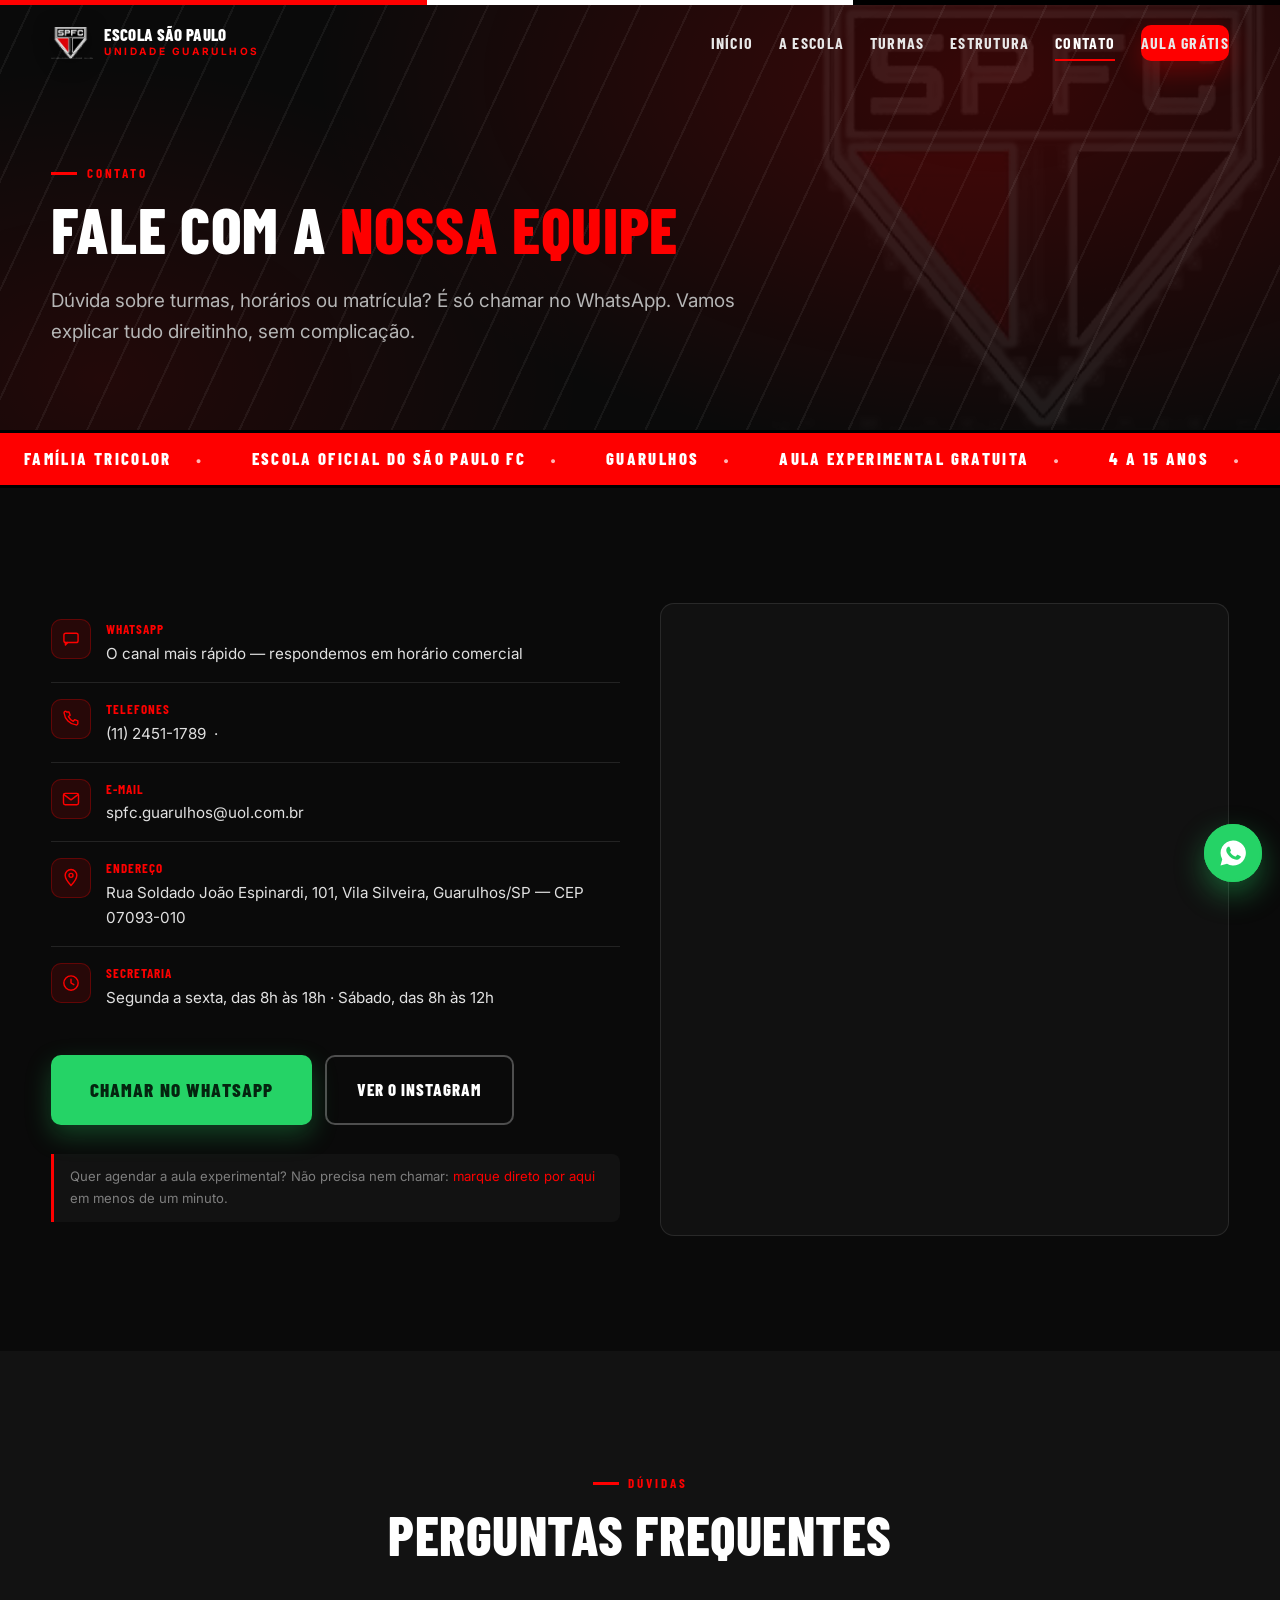
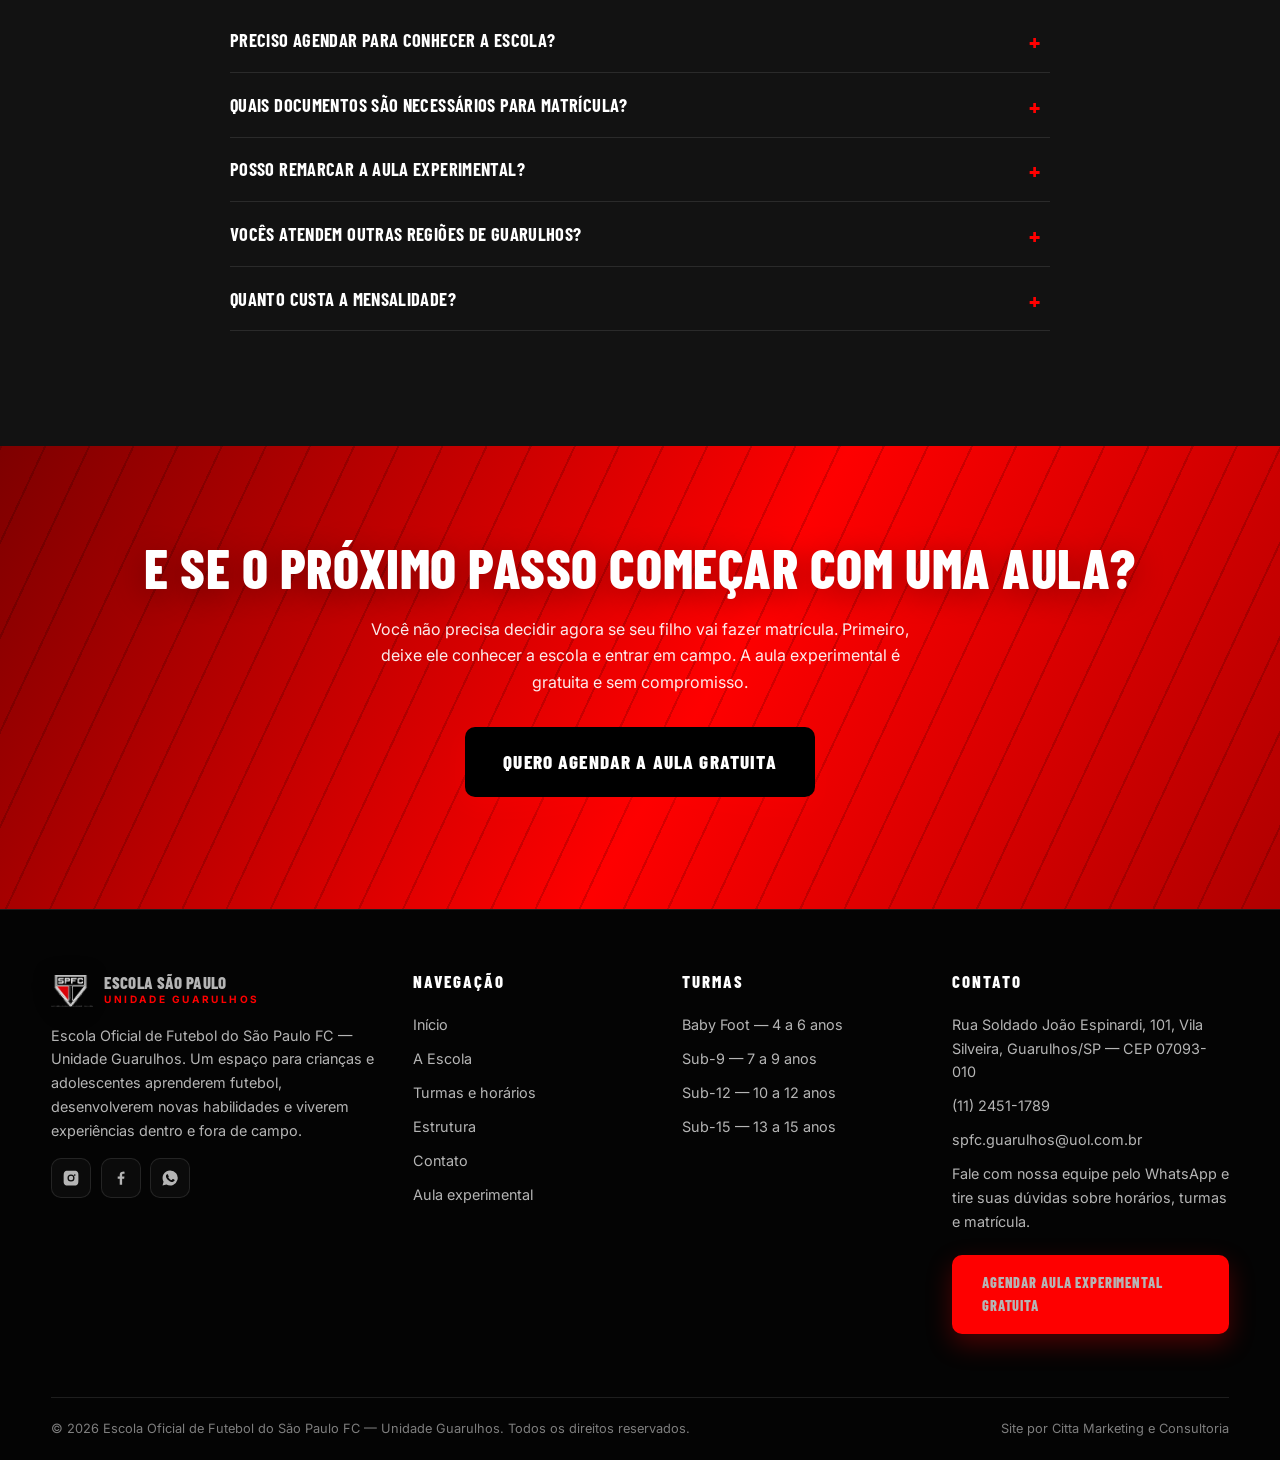
<file: contato.html>
<!DOCTYPE html>
<html lang="pt-BR">
<head>
<meta charset="UTF-8">
<meta name="viewport" content="width=device-width, initial-scale=1">
<title>Contato | Escola de Futebol SPFC Guarulhos</title>
<meta name="description" content="Fale com a secretaria da Escola Oficial de Futebol do São Paulo FC em Guarulhos: WhatsApp, telefone, e-mail e endereço.">
<link rel="canonical" href="https://spfcguarulhos.com.br/contato.html">
<meta name="robots" content="index, follow">
<meta name="theme-color" content="#FE0000">
<meta property="og:type" content="website">
<meta property="og:locale" content="pt_BR">
<meta property="og:site_name" content="Escola de Futebol SPFC — Guarulhos">
<meta property="og:title" content="Contato | Escola de Futebol SPFC Guarulhos">
<meta property="og:description" content="Fale com a secretaria da Escola Oficial de Futebol do São Paulo FC em Guarulhos: WhatsApp, telefone, e-mail e endereço.">
<meta property="og:url" content="https://spfcguarulhos.com.br/contato.html">
<meta property="og:image" content="https://spfcguarulhos.com.br/assets/img/og.png">
<meta name="twitter:card" content="summary_large_image">
<link rel="icon" href="assets/img/escudo-alta.png" type="image/png">
<link rel="preconnect" href="https://fonts.googleapis.com">
<link rel="preconnect" href="https://fonts.gstatic.com" crossorigin>
<link href="https://fonts.googleapis.com/css2?family=Barlow+Condensed:wght@600;700;800&family=Inter:wght@400;500;600;700&display=swap" rel="stylesheet">
<link rel="stylesheet" href="assets/css/style.css">
</head>
<body>
<!-- Escudo SPFC (símbolo reutilizável) -->
<svg width="0" height="0" style="position:absolute" aria-hidden="true" focusable="false"><defs>
<symbol id="crest" viewBox="0 0 200 224">
  <clipPath id="crestIn"><path d="M21 19h158v97c0 37-35 65-79 85-44-20-79-48-79-85V19Z"/></clipPath>
  <path d="M8 6h184v110c0 46-40 78-92 102C48 194 8 162 8 116V6Z" fill="#fff"/>
  <path d="M15 13h170v103c0 41-37 71-85 93-48-22-85-52-85-93V13Z" fill="#000"/>
  <path d="M21 19h158v97c0 37-35 65-79 85-44-20-79-48-79-85V19Z" fill="#fff"/>
  <g clip-path="url(#crestIn)">
    <polygon points="10,86 96,86 84,240 -12,240" fill="#FE0000"/>
    <polygon points="104,86 190,86 212,240 116,240" fill="#000"/>
    <rect x="8" y="10" width="184" height="69" fill="#000"/>
  </g>
  <text x="100" y="64" text-anchor="middle" font-family="Barlow Condensed,Arial Narrow,Impact,sans-serif" font-weight="800" font-size="54" fill="#fff">SPFC</text>
</symbol>
</defs></svg>
<svg width="0" height="0" style="position:absolute" aria-hidden="true" focusable="false"><defs>
<symbol id="icon-ball" viewBox="0 0 24 24" fill="none" stroke="currentColor" stroke-width="1.7" stroke-linecap="round" stroke-linejoin="round"><circle cx="12" cy="12" r="8.5"/><path d="M12 8l3 2.2-1.1 3.5H10.1L9 10.2 12 8z"/><path d="M12 3.5v4.3M4.5 9.3l3.2 1.9M6.6 18l2-3.6M17.4 18l-2-3.6M19.5 9.3l-3.2 1.9"/></symbol>
<symbol id="icon-pin" viewBox="0 0 24 24" fill="none" stroke="currentColor" stroke-width="1.7" stroke-linecap="round" stroke-linejoin="round"><path d="M12 21s7-7.4 7-12.2A7 7 0 0 0 5 8.8C5 13.6 12 21 12 21z"/><circle cx="12" cy="8.8" r="2.4"/></symbol>
<symbol id="icon-users" viewBox="0 0 24 24" fill="none" stroke="currentColor" stroke-width="1.7" stroke-linecap="round" stroke-linejoin="round"><circle cx="8.6" cy="8.2" r="3"/><path d="M2.8 20c0-3.3 2.6-5.9 5.8-5.9s5.8 2.6 5.8 5.9"/><circle cx="17.2" cy="9.3" r="2.3"/><path d="M15.6 14.4c2.5.5 4.4 2.7 4.4 5.3"/></symbol>
<symbol id="icon-shirt" viewBox="0 0 24 24" fill="none" stroke="currentColor" stroke-width="1.7" stroke-linecap="round" stroke-linejoin="round"><path d="M8.2 4.2L12 6l3.8-1.8L19 6.5l-2.6 2.6V19.8H7.6V9.1L5 6.5l3.2-2.3z"/></symbol>
<symbol id="icon-trophy" viewBox="0 0 24 24" fill="none" stroke="currentColor" stroke-width="1.7" stroke-linecap="round" stroke-linejoin="round"><path d="M7 4h10v3.2a5 5 0 0 1-10 0V4z"/><path d="M7 5.2H4.3a3 3 0 0 0 3 3.8M17 5.2h2.7a3 3 0 0 1-3 3.8"/><path d="M12 12.2v2.6M9.3 19.5h5.4M9.6 19.5c-.3-1.6.3-2.8 2.4-2.8s2.7 1.2 2.4 2.8"/></symbol>
<symbol id="icon-mail" viewBox="0 0 24 24" fill="none" stroke="currentColor" stroke-width="1.7" stroke-linecap="round" stroke-linejoin="round"><rect x="3" y="5.2" width="18" height="13.6" rx="2"/><path d="M3.6 6.7L12 13l8.4-6.3"/></symbol>
<symbol id="icon-clock" viewBox="0 0 24 24" fill="none" stroke="currentColor" stroke-width="1.7" stroke-linecap="round" stroke-linejoin="round"><circle cx="12" cy="12" r="8.6"/><path d="M12 7.4V12l3.4 2"/></symbol>
<symbol id="icon-phone" viewBox="0 0 24 24" fill="none" stroke="currentColor" stroke-width="1.7" stroke-linecap="round" stroke-linejoin="round"><path d="M6.7 3.6h2.9l1.4 3.8-2 1.7a11.8 11.8 0 0 0 5.7 5.7l1.7-2 3.8 1.4v2.9a2 2 0 0 1-2.2 2 16.3 16.3 0 0 1-14.3-14.3 2 2 0 0 1 2-2.2z"/></symbol>
<symbol id="icon-chat" viewBox="0 0 24 24" fill="none" stroke="currentColor" stroke-width="1.7" stroke-linecap="round" stroke-linejoin="round"><rect x="3.5" y="5" width="17" height="11.2" rx="2.2"/><path d="M8 16.2l-2.7 3v-3"/></symbol>
<symbol id="icon-shower" viewBox="0 0 24 24" fill="none" stroke="currentColor" stroke-width="1.7" stroke-linecap="round" stroke-linejoin="round"><path d="M8 4.6a4 4 0 0 1 8 0"/><path d="M4.2 8.4h15.6"/><path d="M7.4 8.4v1.8M11.3 8.4v1.8M15.2 8.4v1.8M19 8.4v1.8M9.3 13.2v1.7M13.2 13.2v1.7M17 13.2v1.7M7.4 17.6v1.2M11.3 17.6v1.2M15.2 17.6v1.2"/></symbol>
<symbol id="icon-medal" viewBox="0 0 24 24" fill="none" stroke="currentColor" stroke-width="1.7" stroke-linecap="round" stroke-linejoin="round"><circle cx="12" cy="15" r="4.6"/><path d="M9.2 10.8L6.3 4.2h3l2.7 5.6M14.8 10.8l2.9-6.6h-3l-2.7 5.6"/><path d="M12 12.6v3.4"/></symbol>
<symbol id="icon-book" viewBox="0 0 24 24" fill="none" stroke="currentColor" stroke-width="1.7" stroke-linecap="round" stroke-linejoin="round"><path d="M12 6.7C10.4 5.2 7.8 4.7 4 5.2v13.1c3.8-.5 6.4 0 8 1.5 1.6-1.5 4.2-2 8-1.5V5.2c-3.8-.5-6.4 0-8 1.5z"/><path d="M12 6.7v13.1"/></symbol>
<symbol id="icon-thumb" viewBox="0 0 24 24" fill="none" stroke="currentColor" stroke-width="1.7" stroke-linecap="round" stroke-linejoin="round"><path d="M7.2 11v9H4.4v-9h2.8z"/><path d="M7.2 11l3.3-6.6c1 0 1.9.8 1.9 1.9v2.9h4.9a2 2 0 0 1 2 2.4l-1.3 5.6a2 2 0 0 1-2 1.6H7.2"/></symbol>
<symbol id="icon-check" viewBox="0 0 24 24" fill="none" stroke="currentColor" stroke-width="1.7" stroke-linecap="round" stroke-linejoin="round"><circle cx="12" cy="12" r="8.6"/><path d="M8 12.3l2.6 2.6 5.4-5.6"/></symbol>
<symbol id="icon-bag" viewBox="0 0 24 24" fill="none" stroke="currentColor" stroke-width="1.7" stroke-linecap="round" stroke-linejoin="round"><rect x="4.2" y="8.2" width="15.6" height="11.6" rx="2"/><path d="M9 8.2V6.4a3 3 0 0 1 6 0v1.8"/></symbol>
<symbol id="icon-handshake" viewBox="0 0 24 24" fill="none" stroke="currentColor" stroke-width="1.7" stroke-linecap="round" stroke-linejoin="round"><rect x="2.8" y="9.2" width="7.4" height="6.2" rx="1.8"/><rect x="13.8" y="9.2" width="7.4" height="6.2" rx="1.8"/><path d="M10.2 12.3h3.6"/></symbol>
<symbol id="icon-building" viewBox="0 0 24 24" fill="none" stroke="currentColor" stroke-width="1.7" stroke-linecap="round" stroke-linejoin="round"><rect x="5.2" y="4.2" width="13.6" height="15.6" rx="1.2"/><path d="M8.6 8h1.2M14.2 8h1.2M8.6 11.6h1.2M14.2 11.6h1.2M8.6 15.2h1.2M14.2 15.2h1.2"/></symbol>
<symbol id="icon-car" viewBox="0 0 24 24" fill="none" stroke="currentColor" stroke-width="1.7" stroke-linecap="round" stroke-linejoin="round"><path d="M4.2 15.8v-3.2l2-3.8A2 2 0 0 1 8 7.6h8a2 2 0 0 1 1.8 1.2l2 3.8v3.2"/><path d="M4.2 15.8h15.6M6.6 15.8a1.7 1.7 0 1 1 0 3.4 1.7 1.7 0 0 1 0-3.4zM17.4 15.8a1.7 1.7 0 1 1 0 3.4 1.7 1.7 0 0 1 0-3.4z"/></symbol>
<symbol id="icon-camera" viewBox="0 0 24 24" fill="none" stroke="currentColor" stroke-width="1.7" stroke-linecap="round" stroke-linejoin="round"><rect x="3" y="7.2" width="18" height="12.6" rx="2"/><path d="M8 7.2l1.4-2.4h5.2l1.4 2.4"/><circle cx="12" cy="13.4" r="3.4"/></symbol>
<symbol id="icon-gift" viewBox="0 0 24 24" fill="none" stroke="currentColor" stroke-width="1.7" stroke-linecap="round" stroke-linejoin="round"><rect x="4.2" y="9.2" width="15.6" height="10.6" rx="1"/><path d="M4.2 9.2h15.6M12 9.2v10.6"/><path d="M12 9.2c-1-2.8-4.6-3.2-4.6-.9s2.8.9 4.6.9zM12 9.2c1-2.8 4.6-3.2 4.6-.9s-2.8.9-4.6.9z"/></symbol>
<symbol id="icon-target" viewBox="0 0 24 24" fill="none" stroke="currentColor" stroke-width="1.7" stroke-linecap="round" stroke-linejoin="round"><circle cx="12" cy="12" r="7.8"/><circle cx="12" cy="12" r="4.2"/><circle cx="12" cy="12" r="1"/></symbol>
<symbol id="icon-star" viewBox="0 0 24 24" fill="none" stroke="currentColor" stroke-width="1.7" stroke-linecap="round" stroke-linejoin="round"><path d="M12 3.6l2.5 5.2 5.7.6-4.2 3.8 1.2 5.6L12 16.1l-5.2 2.7 1.2-5.6-4.2-3.8 5.7-.6L12 3.6z"/></symbol>
<symbol id="icon-person" viewBox="0 0 24 24" fill="none" stroke="currentColor" stroke-width="1.7" stroke-linecap="round" stroke-linejoin="round"><circle cx="12" cy="8" r="3.2"/><path d="M5.6 19.8c0-3.5 2.9-6.4 6.4-6.4s6.4 2.9 6.4 6.4"/></symbol>
</defs></svg>

<header class="header">
  <div class="tricolor"><i></i><i></i><i></i></div>
  <div class="wrap bar">
    <a class="brand" href="index.html" aria-label="Escola de Futebol SPFC Guarulhos">
      <img src="assets/img/escudo-alta.png" alt="Escudo Escola São Paulo" role="img">
      <span><b>Escola São Paulo</b><small>Unidade Guarulhos</small></span>
    </a>
    <nav class="nav" id="nav">
      <a href="index.html">Início</a>
      <a href="a-escola.html">A Escola</a>
      <a href="turmas.html">Turmas</a>
      <a href="estrutura.html">Estrutura</a>
      <a href="contato.html" aria-current="page">Contato</a>
      <a class="btn" href="agendar.html">Aula grátis</a>
    </nav>
    <button class="burger" aria-label="Abrir menu" aria-expanded="false" aria-controls="nav"><span></span><span></span><span></span></button>
  </div>
</header>

<section class="hero" style="min-height:auto;padding:calc(var(--header-h) + 5rem) 0 4rem">
  <div class="hero-stripes"></div>
  <img class="hero-crest" src="assets/img/escudo-alta.png" alt="" aria-hidden="true">
  <div class="wrap" style="display:block">
    <span class="eyebrow">Contato</span>
    <h1 style="font-size:clamp(2.2rem,5.4vw,4rem)" data-split>Fale com a <span class='txt-red'>nossa equipe</span></h1>
    <p class="lead">Dúvida sobre turmas, horários ou matrícula? É só chamar no WhatsApp. Vamos explicar tudo direitinho, sem complicação.</p>
  </div>
</section>
<div class="marquee" aria-hidden="true"><div>
  <span>Família Tricolor</span><span>Escola Oficial do São Paulo FC</span><span>Guarulhos</span><span>Aula experimental gratuita</span><span>4 a 15 anos</span>
</div></div>

<section class="section">
  <div class="wrap">
    <div class="grid g-2 rv" style="gap:2.5rem">
      <div>
        <ul class="info-list">
          <li><span class="ic"><svg class="i" aria-hidden="true"><use href="#icon-chat"/></svg></span><span><b>WhatsApp</b><span>O canal mais rápido — respondemos em horário comercial</span></span></li>
          <li><span class="ic"><svg class="i" aria-hidden="true"><use href="#icon-phone"/></svg></span><span><b>Telefones</b><span><span data-fill="telefone"></span> &nbsp;·&nbsp; <span data-fill="telefone2"></span></span></span></li>
          <li><span class="ic"><svg class="i" aria-hidden="true"><use href="#icon-mail"/></svg></span><span><b>E-mail</b><span data-fill="email"></span></span></li>
          <li><span class="ic"><svg class="i" aria-hidden="true"><use href="#icon-pin"/></svg></span><span><b>Endereço</b><span data-fill="endereco-full"></span></span></li>
          <li><span class="ic"><svg class="i" aria-hidden="true"><use href="#icon-clock"/></svg></span><span><b>Secretaria</b><span>Segunda a sexta, das 8h às 18h · Sábado, das 8h às 12h</span></span></li>
        </ul>
        <div style="display:flex;gap:.8rem;flex-wrap:wrap;margin-top:1.8rem">
          <a class="btn btn-wa btn-lg" data-wa="Olá! Vim pelo site da escola e queria tirar uma dúvida." target="_blank" rel="noopener">Chamar no WhatsApp</a>
          <a class="btn btn-ghost" data-href="instagram" target="_blank" rel="noopener">Ver o Instagram</a>
        </div>
        <p class="note" style="margin-top:1.8rem">Quer agendar a aula experimental? Não precisa nem chamar: <a href="agendar.html" style="color:var(--red)">marque direto por aqui</a> em menos de um minuto.</p>
      </div>
      <div class="map-box" data-map></div>
    </div>
  </div>
</section>

<section class="section section-alt">
  <div class="wrap" style="max-width:820px">
    <div class="head center rv">
      <span class="eyebrow">Dúvidas</span>
      <h2>Perguntas frequentes</h2>
    </div>
    <div class="rv">
      <div class="faq-item"><button class="faq-q" aria-expanded="false">Preciso agendar para conhecer a escola?</button><div class="faq-a"><p>Para a aula experimental, sim — assim garantimos que a turma do seu filho estará treinando no horário. Para só conhecer a estrutura, pode passar durante o horário da secretaria.</p></div></div>
      <div class="faq-item"><button class="faq-q" aria-expanded="false">Quais documentos são necessários para matrícula?</button><div class="faq-a"><p>Documento do responsável, documento ou certidão da criança e comprovante de endereço. A secretaria orienta sobre atestado médico no ato da matrícula.</p></div></div>
      <div class="faq-item"><button class="faq-q" aria-expanded="false">Posso remarcar a aula experimental?</button><div class="faq-a"><p>Pode. É só responder a mensagem da confirmação no WhatsApp pedindo outro dia — a gente reorganiza sem problema.</p></div></div>
      <div class="faq-item"><button class="faq-q" aria-expanded="false">Vocês atendem outras regiões de Guarulhos?</button><div class="faq-a"><p>Sim. Recebemos alunos de toda a cidade e das cidades vizinhas.</p></div></div>
      <div class="faq-item"><button class="faq-q" aria-expanded="false">Quanto custa a mensalidade?</button><div class="faq-a"><p>Os valores e planos são apresentados pela secretaria de acordo com a turma e os horários disponíveis. Quer saber? É só chamar nossa equipe pelo WhatsApp. Vamos explicar tudo direitinho, sem complicação.</p></div></div>
    </div>
  </div>
</section>
<section class="cta-final">
  <div class="wrap rv">
    <h2>E se o próximo passo começar com uma aula?</h2>
    <p>Você não precisa decidir agora se seu filho vai fazer matrícula. Primeiro, deixe ele conhecer a escola e entrar em campo. A aula experimental é gratuita e sem compromisso.</p>
    <p style="margin-top:2rem"><a class="btn btn-lg" style="background:#000" href="agendar.html">Quero agendar a aula gratuita</a></p>
  </div>
</section>
<!-- ================= FOOTER ================= -->
<footer class="footer">
  <div class="wrap">
    <div class="footer-grid">
      <div>
        <a class="brand" href="index.html" style="margin-bottom:1rem">
          <img src="assets/img/escudo-alta.png" alt="Escudo Escola São Paulo" aria-hidden="true">
          <span><b>Escola São Paulo</b><small>Unidade Guarulhos</small></span>
        </a>
        <p>Escola Oficial de Futebol do São Paulo FC — Unidade Guarulhos. Um espaço para crianças e adolescentes aprenderem futebol, desenvolverem novas habilidades e viverem experiências dentro e fora de campo.</p>
        <div class="socials">
          <a data-href="instagram" target="_blank" rel="noopener" aria-label="Instagram"><svg viewBox="0 0 24 24"><path d="M12 2.2c3.2 0 3.6 0 4.9.1 1.2.1 1.8.2 2.2.4.6.2 1 .5 1.4.9.4.4.7.8.9 1.4.2.4.4 1 .4 2.2.1 1.3.1 1.7.1 4.9s0 3.6-.1 4.9c-.1 1.2-.2 1.8-.4 2.2-.2.6-.5 1-.9 1.4-.4.4-.8.7-1.4.9-.4.2-1 .4-2.2.4-1.3.1-1.7.1-4.9.1s-3.6 0-4.9-.1c-1.2-.1-1.8-.2-2.2-.4-.6-.2-1-.5-1.4-.9-.4-.4-.7-.8-.9-1.4-.2-.4-.4-1-.4-2.2C2.2 15.6 2.2 15.2 2.2 12s0-3.6.1-4.9c.1-1.2.2-1.8.4-2.2.2-.6.5-1 .9-1.4.4-.4.8-.7 1.4-.9.4-.2 1-.4 2.2-.4C8.4 2.2 8.8 2.2 12 2.2zm0 5.1A4.7 4.7 0 1 0 16.7 12 4.7 4.7 0 0 0 12 7.3zm0 7.7A3 3 0 1 1 15 12a3 3 0 0 1-3 3zm5-8a1.1 1.1 0 1 0 1.1 1.1A1.1 1.1 0 0 0 17 7z"/></svg></a>
          <a data-href="facebook" target="_blank" rel="noopener" aria-label="Facebook"><svg viewBox="0 0 24 24"><path d="M13.5 21v-8h2.7l.4-3.1h-3.1V7.9c0-.9.25-1.5 1.55-1.5h1.65V3.6A22 22 0 0 0 14.3 3.5c-2.4 0-4 1.45-4 4.1v2.3H7.6V13h2.7v8z"/></svg></a>
          <a data-wa="Olá! Vim pelo site e quero agendar a aula experimental." target="_blank" rel="noopener" aria-label="WhatsApp"><svg viewBox="0 0 24 24"><path d="M12 2a10 10 0 0 0-8.6 15L2 22l5.2-1.4A10 10 0 1 0 12 2zm5.4 14.1c-.2.6-1.3 1.2-1.8 1.2s-1.1.3-3.6-.8-4-3.6-4.2-3.8-1.2-1.6-1.2-3 .8-2.1 1-2.4.5-.3.7-.3h.5c.2 0 .4 0 .6.5s.8 2 .9 2.1.1.3 0 .5-.2.4-.4.6-.3.4-.1.7.7 1.2 1.6 2c1.1.9 2 1.2 2.3 1.3s.4.1.6-.1.7-.8.9-1.1.4-.2.6-.1 1.6.8 1.9.9.4.2.5.3 0 .6-.2 1.2z"/></svg></a>
        </div>
      </div>
      <div>
        <h4>Navegação</h4>
        <ul>
          <li><a href="index.html">Início</a></li>
          <li><a href="a-escola.html">A Escola</a></li>
          <li><a href="turmas.html">Turmas e horários</a></li>
          <li><a href="estrutura.html">Estrutura</a></li>
          <li><a href="contato.html">Contato</a></li>
          <li><a href="agendar.html">Aula experimental</a></li>
        </ul>
      </div>
      <div>
        <h4>Turmas</h4>
        <ul>
          <li><a href="turmas.html#baby">Baby Foot — 4 a 6 anos</a></li>
          <li><a href="turmas.html#sub9">Sub-9 — 7 a 9 anos</a></li>
          <li><a href="turmas.html#sub12">Sub-12 — 10 a 12 anos</a></li>
          <li><a href="turmas.html#sub15">Sub-15 — 13 a 15 anos</a></li>
        </ul>
      </div>
      <div>
        <h4>Contato</h4>
        <ul>
          <li><span data-fill="endereco-full"></span></li>
          <li><a data-href="tel"><span data-fill="telefone"></span></a></li>
          <li><a data-href="email"><span data-fill="email"></span></a></li>
          <li><a data-wa="Olá! Vim pelo site da escola." target="_blank" rel="noopener">Fale com nossa equipe pelo WhatsApp e tire suas dúvidas sobre horários, turmas e matrícula.</a></li>
        </ul>
        <p style="margin-top:1rem"><a class="btn" href="agendar.html">Agendar aula experimental gratuita</a></p>
      </div>
    </div>
    <div class="copy">
      <span>&copy; <span data-fill="ano"></span> Escola Oficial de Futebol do São Paulo FC — Unidade Guarulhos. Todos os direitos reservados.</span>
      <span>Site por Citta Marketing e Consultoria</span>
    </div>
  </div>
</footer>

<a class="wa-float" data-wa="Olá! Vim pelo site e quero agendar a aula experimental gratuita." target="_blank" rel="noopener" aria-label="Falar no WhatsApp">
  <svg viewBox="0 0 24 24"><path d="M12 2a10 10 0 0 0-8.6 15L2 22l5.2-1.4A10 10 0 1 0 12 2zm5.4 14.1c-.2.6-1.3 1.2-1.8 1.2s-1.1.3-3.6-.8-4-3.6-4.2-3.8-1.2-1.6-1.2-3 .8-2.1 1-2.4.5-.3.7-.3h.5c.2 0 .4 0 .6.5s.8 2 .9 2.1.1.3 0 .5-.2.4-.4.6-.3.4-.1.7.7 1.2 1.6 2c1.1.9 2 1.2 2.3 1.3s.4.1.6-.1.7-.8.9-1.1.4-.2.6-.1 1.6.8 1.9.9.4.2.5.3 0 .6-.2 1.2z"/></svg>
</a>
<script src="assets/js/config.js"></script>
<script src="assets/js/main.js"></script>
</body>
</html>
</file>
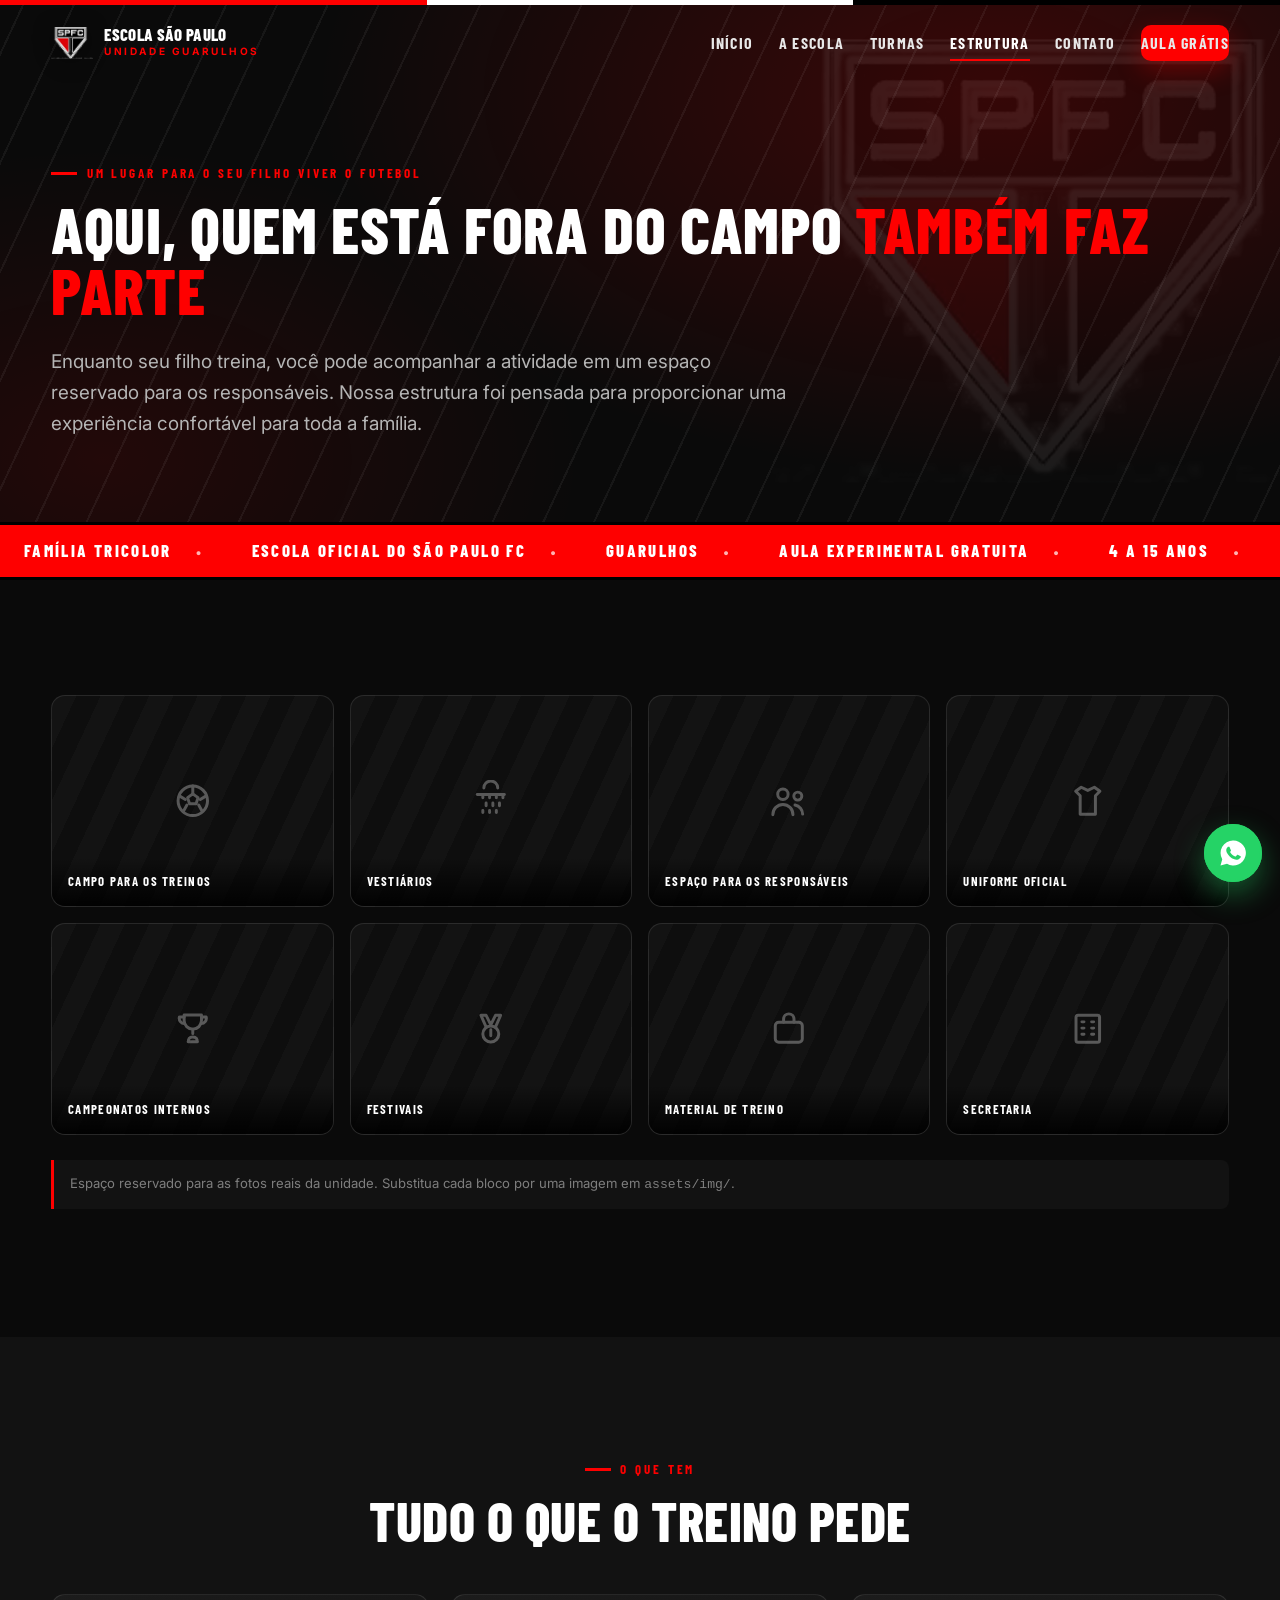
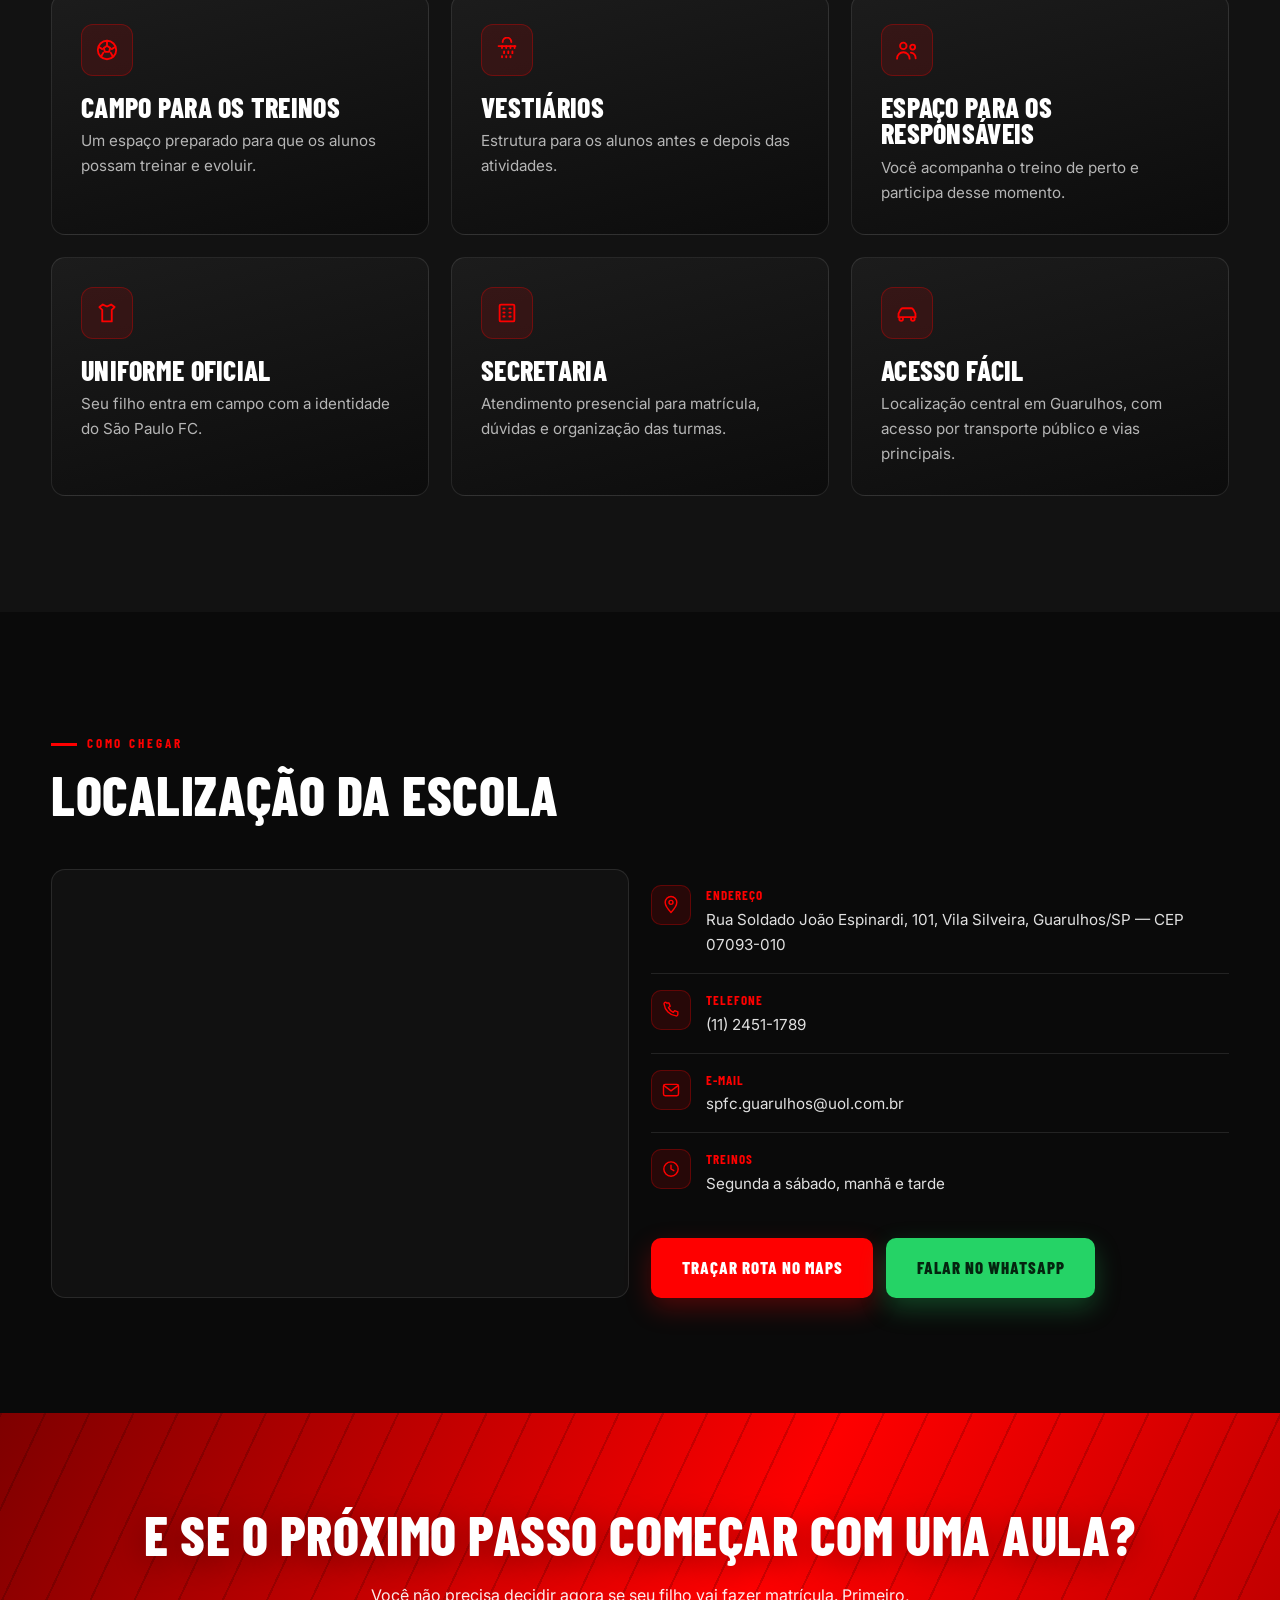
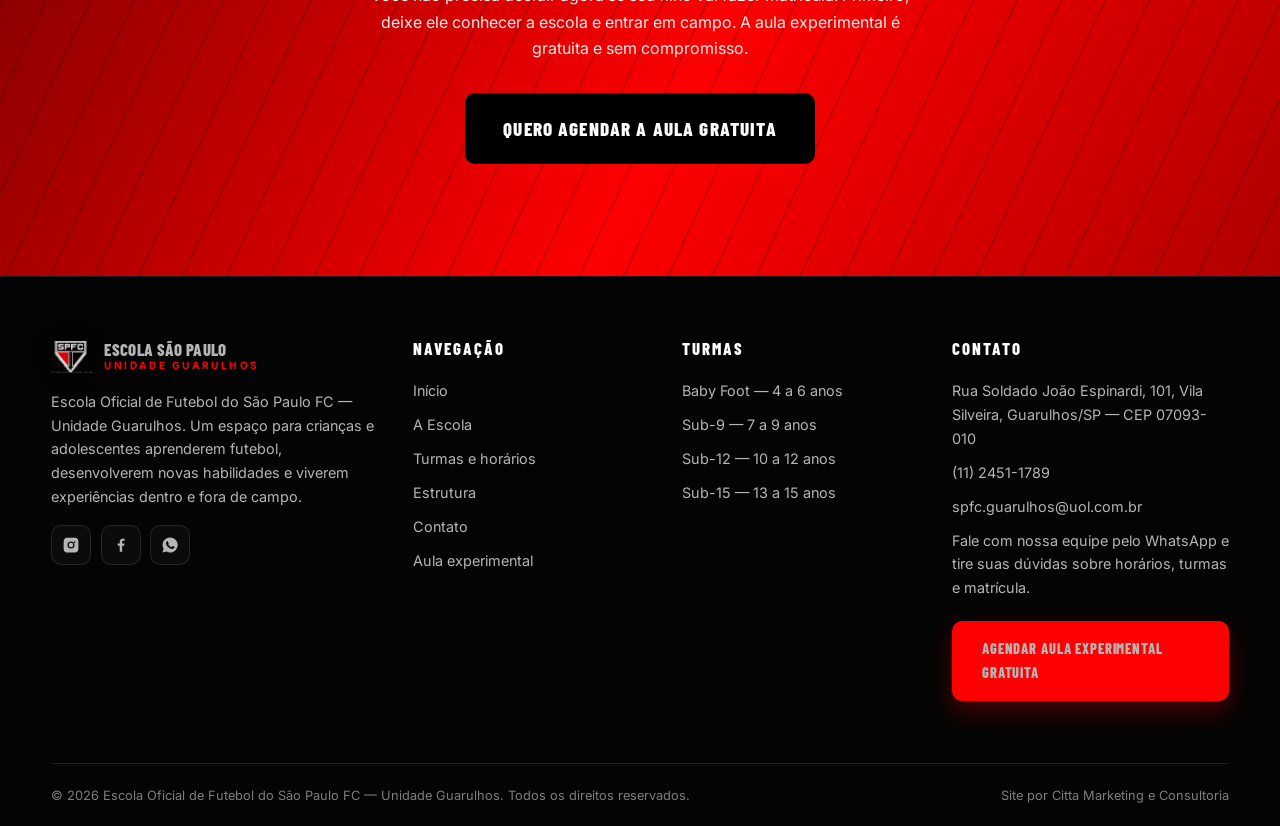
<file: estrutura.html>
<!DOCTYPE html>
<html lang="pt-BR">
<head>
<meta charset="UTF-8">
<meta name="viewport" content="width=device-width, initial-scale=1">
<title>Estrutura e localização | Escola de Futebol SPFC Guarulhos</title>
<meta name="description" content="Campo, vestiários e espaço para os responsáveis acompanharem o treino. Veja a estrutura da Escola Oficial do São Paulo FC em Guarulhos e como chegar.">
<link rel="canonical" href="https://spfcguarulhos.com.br/estrutura.html">
<meta name="robots" content="index, follow">
<meta name="theme-color" content="#FE0000">
<meta property="og:type" content="website">
<meta property="og:locale" content="pt_BR">
<meta property="og:site_name" content="Escola de Futebol SPFC — Guarulhos">
<meta property="og:title" content="Estrutura e localização | Escola de Futebol SPFC Guarulhos">
<meta property="og:description" content="Campo, vestiários e espaço para os responsáveis acompanharem o treino. Veja a estrutura da Escola Oficial do São Paulo FC em Guarulhos e como chegar.">
<meta property="og:url" content="https://spfcguarulhos.com.br/estrutura.html">
<meta property="og:image" content="https://spfcguarulhos.com.br/assets/img/og.png">
<meta name="twitter:card" content="summary_large_image">
<link rel="icon" href="assets/img/escudo-alta.png" type="image/png">
<link rel="preconnect" href="https://fonts.googleapis.com">
<link rel="preconnect" href="https://fonts.gstatic.com" crossorigin>
<link href="https://fonts.googleapis.com/css2?family=Barlow+Condensed:wght@600;700;800&family=Inter:wght@400;500;600;700&display=swap" rel="stylesheet">
<link rel="stylesheet" href="assets/css/style.css">
</head>
<body>
<!-- Escudo SPFC (símbolo reutilizável) -->
<svg width="0" height="0" style="position:absolute" aria-hidden="true" focusable="false"><defs>
<symbol id="crest" viewBox="0 0 200 224">
  <clipPath id="crestIn"><path d="M21 19h158v97c0 37-35 65-79 85-44-20-79-48-79-85V19Z"/></clipPath>
  <path d="M8 6h184v110c0 46-40 78-92 102C48 194 8 162 8 116V6Z" fill="#fff"/>
  <path d="M15 13h170v103c0 41-37 71-85 93-48-22-85-52-85-93V13Z" fill="#000"/>
  <path d="M21 19h158v97c0 37-35 65-79 85-44-20-79-48-79-85V19Z" fill="#fff"/>
  <g clip-path="url(#crestIn)">
    <polygon points="10,86 96,86 84,240 -12,240" fill="#FE0000"/>
    <polygon points="104,86 190,86 212,240 116,240" fill="#000"/>
    <rect x="8" y="10" width="184" height="69" fill="#000"/>
  </g>
  <text x="100" y="64" text-anchor="middle" font-family="Barlow Condensed,Arial Narrow,Impact,sans-serif" font-weight="800" font-size="54" fill="#fff">SPFC</text>
</symbol>
</defs></svg>
<svg width="0" height="0" style="position:absolute" aria-hidden="true" focusable="false"><defs>
<symbol id="icon-ball" viewBox="0 0 24 24" fill="none" stroke="currentColor" stroke-width="1.7" stroke-linecap="round" stroke-linejoin="round"><circle cx="12" cy="12" r="8.5"/><path d="M12 8l3 2.2-1.1 3.5H10.1L9 10.2 12 8z"/><path d="M12 3.5v4.3M4.5 9.3l3.2 1.9M6.6 18l2-3.6M17.4 18l-2-3.6M19.5 9.3l-3.2 1.9"/></symbol>
<symbol id="icon-pin" viewBox="0 0 24 24" fill="none" stroke="currentColor" stroke-width="1.7" stroke-linecap="round" stroke-linejoin="round"><path d="M12 21s7-7.4 7-12.2A7 7 0 0 0 5 8.8C5 13.6 12 21 12 21z"/><circle cx="12" cy="8.8" r="2.4"/></symbol>
<symbol id="icon-users" viewBox="0 0 24 24" fill="none" stroke="currentColor" stroke-width="1.7" stroke-linecap="round" stroke-linejoin="round"><circle cx="8.6" cy="8.2" r="3"/><path d="M2.8 20c0-3.3 2.6-5.9 5.8-5.9s5.8 2.6 5.8 5.9"/><circle cx="17.2" cy="9.3" r="2.3"/><path d="M15.6 14.4c2.5.5 4.4 2.7 4.4 5.3"/></symbol>
<symbol id="icon-shirt" viewBox="0 0 24 24" fill="none" stroke="currentColor" stroke-width="1.7" stroke-linecap="round" stroke-linejoin="round"><path d="M8.2 4.2L12 6l3.8-1.8L19 6.5l-2.6 2.6V19.8H7.6V9.1L5 6.5l3.2-2.3z"/></symbol>
<symbol id="icon-trophy" viewBox="0 0 24 24" fill="none" stroke="currentColor" stroke-width="1.7" stroke-linecap="round" stroke-linejoin="round"><path d="M7 4h10v3.2a5 5 0 0 1-10 0V4z"/><path d="M7 5.2H4.3a3 3 0 0 0 3 3.8M17 5.2h2.7a3 3 0 0 1-3 3.8"/><path d="M12 12.2v2.6M9.3 19.5h5.4M9.6 19.5c-.3-1.6.3-2.8 2.4-2.8s2.7 1.2 2.4 2.8"/></symbol>
<symbol id="icon-mail" viewBox="0 0 24 24" fill="none" stroke="currentColor" stroke-width="1.7" stroke-linecap="round" stroke-linejoin="round"><rect x="3" y="5.2" width="18" height="13.6" rx="2"/><path d="M3.6 6.7L12 13l8.4-6.3"/></symbol>
<symbol id="icon-clock" viewBox="0 0 24 24" fill="none" stroke="currentColor" stroke-width="1.7" stroke-linecap="round" stroke-linejoin="round"><circle cx="12" cy="12" r="8.6"/><path d="M12 7.4V12l3.4 2"/></symbol>
<symbol id="icon-phone" viewBox="0 0 24 24" fill="none" stroke="currentColor" stroke-width="1.7" stroke-linecap="round" stroke-linejoin="round"><path d="M6.7 3.6h2.9l1.4 3.8-2 1.7a11.8 11.8 0 0 0 5.7 5.7l1.7-2 3.8 1.4v2.9a2 2 0 0 1-2.2 2 16.3 16.3 0 0 1-14.3-14.3 2 2 0 0 1 2-2.2z"/></symbol>
<symbol id="icon-chat" viewBox="0 0 24 24" fill="none" stroke="currentColor" stroke-width="1.7" stroke-linecap="round" stroke-linejoin="round"><rect x="3.5" y="5" width="17" height="11.2" rx="2.2"/><path d="M8 16.2l-2.7 3v-3"/></symbol>
<symbol id="icon-shower" viewBox="0 0 24 24" fill="none" stroke="currentColor" stroke-width="1.7" stroke-linecap="round" stroke-linejoin="round"><path d="M8 4.6a4 4 0 0 1 8 0"/><path d="M4.2 8.4h15.6"/><path d="M7.4 8.4v1.8M11.3 8.4v1.8M15.2 8.4v1.8M19 8.4v1.8M9.3 13.2v1.7M13.2 13.2v1.7M17 13.2v1.7M7.4 17.6v1.2M11.3 17.6v1.2M15.2 17.6v1.2"/></symbol>
<symbol id="icon-medal" viewBox="0 0 24 24" fill="none" stroke="currentColor" stroke-width="1.7" stroke-linecap="round" stroke-linejoin="round"><circle cx="12" cy="15" r="4.6"/><path d="M9.2 10.8L6.3 4.2h3l2.7 5.6M14.8 10.8l2.9-6.6h-3l-2.7 5.6"/><path d="M12 12.6v3.4"/></symbol>
<symbol id="icon-book" viewBox="0 0 24 24" fill="none" stroke="currentColor" stroke-width="1.7" stroke-linecap="round" stroke-linejoin="round"><path d="M12 6.7C10.4 5.2 7.8 4.7 4 5.2v13.1c3.8-.5 6.4 0 8 1.5 1.6-1.5 4.2-2 8-1.5V5.2c-3.8-.5-6.4 0-8 1.5z"/><path d="M12 6.7v13.1"/></symbol>
<symbol id="icon-thumb" viewBox="0 0 24 24" fill="none" stroke="currentColor" stroke-width="1.7" stroke-linecap="round" stroke-linejoin="round"><path d="M7.2 11v9H4.4v-9h2.8z"/><path d="M7.2 11l3.3-6.6c1 0 1.9.8 1.9 1.9v2.9h4.9a2 2 0 0 1 2 2.4l-1.3 5.6a2 2 0 0 1-2 1.6H7.2"/></symbol>
<symbol id="icon-check" viewBox="0 0 24 24" fill="none" stroke="currentColor" stroke-width="1.7" stroke-linecap="round" stroke-linejoin="round"><circle cx="12" cy="12" r="8.6"/><path d="M8 12.3l2.6 2.6 5.4-5.6"/></symbol>
<symbol id="icon-bag" viewBox="0 0 24 24" fill="none" stroke="currentColor" stroke-width="1.7" stroke-linecap="round" stroke-linejoin="round"><rect x="4.2" y="8.2" width="15.6" height="11.6" rx="2"/><path d="M9 8.2V6.4a3 3 0 0 1 6 0v1.8"/></symbol>
<symbol id="icon-handshake" viewBox="0 0 24 24" fill="none" stroke="currentColor" stroke-width="1.7" stroke-linecap="round" stroke-linejoin="round"><rect x="2.8" y="9.2" width="7.4" height="6.2" rx="1.8"/><rect x="13.8" y="9.2" width="7.4" height="6.2" rx="1.8"/><path d="M10.2 12.3h3.6"/></symbol>
<symbol id="icon-building" viewBox="0 0 24 24" fill="none" stroke="currentColor" stroke-width="1.7" stroke-linecap="round" stroke-linejoin="round"><rect x="5.2" y="4.2" width="13.6" height="15.6" rx="1.2"/><path d="M8.6 8h1.2M14.2 8h1.2M8.6 11.6h1.2M14.2 11.6h1.2M8.6 15.2h1.2M14.2 15.2h1.2"/></symbol>
<symbol id="icon-car" viewBox="0 0 24 24" fill="none" stroke="currentColor" stroke-width="1.7" stroke-linecap="round" stroke-linejoin="round"><path d="M4.2 15.8v-3.2l2-3.8A2 2 0 0 1 8 7.6h8a2 2 0 0 1 1.8 1.2l2 3.8v3.2"/><path d="M4.2 15.8h15.6M6.6 15.8a1.7 1.7 0 1 1 0 3.4 1.7 1.7 0 0 1 0-3.4zM17.4 15.8a1.7 1.7 0 1 1 0 3.4 1.7 1.7 0 0 1 0-3.4z"/></symbol>
<symbol id="icon-camera" viewBox="0 0 24 24" fill="none" stroke="currentColor" stroke-width="1.7" stroke-linecap="round" stroke-linejoin="round"><rect x="3" y="7.2" width="18" height="12.6" rx="2"/><path d="M8 7.2l1.4-2.4h5.2l1.4 2.4"/><circle cx="12" cy="13.4" r="3.4"/></symbol>
<symbol id="icon-gift" viewBox="0 0 24 24" fill="none" stroke="currentColor" stroke-width="1.7" stroke-linecap="round" stroke-linejoin="round"><rect x="4.2" y="9.2" width="15.6" height="10.6" rx="1"/><path d="M4.2 9.2h15.6M12 9.2v10.6"/><path d="M12 9.2c-1-2.8-4.6-3.2-4.6-.9s2.8.9 4.6.9zM12 9.2c1-2.8 4.6-3.2 4.6-.9s-2.8.9-4.6.9z"/></symbol>
<symbol id="icon-target" viewBox="0 0 24 24" fill="none" stroke="currentColor" stroke-width="1.7" stroke-linecap="round" stroke-linejoin="round"><circle cx="12" cy="12" r="7.8"/><circle cx="12" cy="12" r="4.2"/><circle cx="12" cy="12" r="1"/></symbol>
<symbol id="icon-star" viewBox="0 0 24 24" fill="none" stroke="currentColor" stroke-width="1.7" stroke-linecap="round" stroke-linejoin="round"><path d="M12 3.6l2.5 5.2 5.7.6-4.2 3.8 1.2 5.6L12 16.1l-5.2 2.7 1.2-5.6-4.2-3.8 5.7-.6L12 3.6z"/></symbol>
<symbol id="icon-person" viewBox="0 0 24 24" fill="none" stroke="currentColor" stroke-width="1.7" stroke-linecap="round" stroke-linejoin="round"><circle cx="12" cy="8" r="3.2"/><path d="M5.6 19.8c0-3.5 2.9-6.4 6.4-6.4s6.4 2.9 6.4 6.4"/></symbol>
</defs></svg>

<header class="header">
  <div class="tricolor"><i></i><i></i><i></i></div>
  <div class="wrap bar">
    <a class="brand" href="index.html" aria-label="Escola de Futebol SPFC Guarulhos">
      <img src="assets/img/escudo-alta.png" alt="Escudo Escola São Paulo" role="img">
      <span><b>Escola São Paulo</b><small>Unidade Guarulhos</small></span>
    </a>
    <nav class="nav" id="nav">
      <a href="index.html">Início</a>
      <a href="a-escola.html">A Escola</a>
      <a href="turmas.html">Turmas</a>
      <a href="estrutura.html" aria-current="page">Estrutura</a>
      <a href="contato.html">Contato</a>
      <a class="btn" href="agendar.html">Aula grátis</a>
    </nav>
    <button class="burger" aria-label="Abrir menu" aria-expanded="false" aria-controls="nav"><span></span><span></span><span></span></button>
  </div>
</header>

<section class="hero" style="min-height:auto;padding:calc(var(--header-h) + 5rem) 0 4rem">
  <div class="hero-stripes"></div>
  <img class="hero-crest" src="assets/img/escudo-alta.png" alt="" aria-hidden="true">
  <div class="wrap" style="display:block">
    <span class="eyebrow">Um lugar para o seu filho viver o futebol</span>
    <h1 style="font-size:clamp(2.2rem,5.4vw,4rem)" data-split>Aqui, quem está fora do campo <span class='txt-red'>também faz parte</span></h1>
    <p class="lead">Enquanto seu filho treina, você pode acompanhar a atividade em um espaço reservado para os responsáveis. Nossa estrutura foi pensada para proporcionar uma experiência confortável para toda a família.</p>
  </div>
</section>
<div class="marquee" aria-hidden="true"><div>
  <span>Família Tricolor</span><span>Escola Oficial do São Paulo FC</span><span>Guarulhos</span><span>Aula experimental gratuita</span><span>4 a 15 anos</span>
</div></div>

<section class="section">
  <div class="wrap">
    <div class="gal rv">
      <figure><span class="ph"><svg class="i" aria-hidden="true"><use href="#icon-ball"/></svg></span><figcaption>Campo para os treinos</figcaption></figure>
      <figure><span class="ph"><svg class="i" aria-hidden="true"><use href="#icon-shower"/></svg></span><figcaption>Vestiários</figcaption></figure>
      <figure><span class="ph"><svg class="i" aria-hidden="true"><use href="#icon-users"/></svg></span><figcaption>Espaço para os responsáveis</figcaption></figure>
      <figure><span class="ph"><svg class="i" aria-hidden="true"><use href="#icon-shirt"/></svg></span><figcaption>Uniforme oficial</figcaption></figure>
      <figure><span class="ph"><svg class="i" aria-hidden="true"><use href="#icon-trophy"/></svg></span><figcaption>Campeonatos internos</figcaption></figure>
      <figure><span class="ph"><svg class="i" aria-hidden="true"><use href="#icon-medal"/></svg></span><figcaption>Festivais</figcaption></figure>
      <figure><span class="ph"><svg class="i" aria-hidden="true"><use href="#icon-bag"/></svg></span><figcaption>Material de treino</figcaption></figure>
      <figure><span class="ph"><svg class="i" aria-hidden="true"><use href="#icon-building"/></svg></span><figcaption>Secretaria</figcaption></figure>
    </div>
    <p class="note rv" style="margin-top:1.6rem">Espaço reservado para as fotos reais da unidade. Substitua cada bloco por uma imagem em <code>assets/img/</code>.</p>
  </div>
</section>

<section class="section section-alt">
  <div class="wrap">
    <div class="head center rv">
      <span class="eyebrow">O que tem</span>
      <h2>Tudo o que o treino pede</h2>
    </div>
    <div class="grid g-3">
      <article class="card rv"><div class="ico"><svg class="i" aria-hidden="true"><use href="#icon-ball"/></svg></div><h3>Campo para os treinos</h3><p>Um espaço preparado para que os alunos possam treinar e evoluir.</p></article>
      <article class="card rv rv-d1"><div class="ico"><svg class="i" aria-hidden="true"><use href="#icon-shower"/></svg></div><h3>Vestiários</h3><p>Estrutura para os alunos antes e depois das atividades.</p></article>
      <article class="card rv rv-d2"><div class="ico"><svg class="i" aria-hidden="true"><use href="#icon-users"/></svg></div><h3>Espaço para os responsáveis</h3><p>Você acompanha o treino de perto e participa desse momento.</p></article>
      <article class="card rv rv-d3"><div class="ico"><svg class="i" aria-hidden="true"><use href="#icon-shirt"/></svg></div><h3>Uniforme oficial</h3><p>Seu filho entra em campo com a identidade do São Paulo FC.</p></article>
      <article class="card rv"><div class="ico"><svg class="i" aria-hidden="true"><use href="#icon-building"/></svg></div><h3>Secretaria</h3><p>Atendimento presencial para matrícula, dúvidas e organização das turmas.</p></article>
      <article class="card rv rv-d1"><div class="ico"><svg class="i" aria-hidden="true"><use href="#icon-car"/></svg></div><h3>Acesso fácil</h3><p>Localização central em Guarulhos, com acesso por transporte público e vias principais.</p></article>
    </div>
  </div>
</section>

<section class="section" id="chegar">
  <div class="wrap">
    <div class="head rv">
      <span class="eyebrow">Como chegar</span>
      <h2>LOCALIZAÇÃO DA ESCOLA</h2>
    </div>
    <div class="grid g-2 rv">
      <div class="map-box" data-map></div>
      <div>
        <ul class="info-list">
          <li><span class="ic"><svg class="i" aria-hidden="true"><use href="#icon-pin"/></svg></span><span><b>Endereço</b><span data-fill="endereco-full"></span></span></li>
          <li><span class="ic"><svg class="i" aria-hidden="true"><use href="#icon-phone"/></svg></span><span><b>Telefone</b><span data-fill="telefone"></span></span></li>
          <li><span class="ic"><svg class="i" aria-hidden="true"><use href="#icon-mail"/></svg></span><span><b>E-mail</b><span data-fill="email"></span></span></li>
          <li><span class="ic"><svg class="i" aria-hidden="true"><use href="#icon-clock"/></svg></span><span><b>Treinos</b><span>Segunda a sábado, manhã e tarde</span></span></li>
        </ul>
        <div style="display:flex;gap:.8rem;flex-wrap:wrap;margin-top:1.6rem">
          <a class="btn" data-href="maps" target="_blank" rel="noopener">Traçar rota no Maps</a>
          <a class="btn btn-wa" data-wa="Olá! Vim pelo site e quero saber como chegar na escola." target="_blank" rel="noopener">Falar no WhatsApp</a>
        </div>
      </div>
    </div>
  </div>
</section>
<section class="cta-final">
  <div class="wrap rv">
    <h2>E se o próximo passo começar com uma aula?</h2>
    <p>Você não precisa decidir agora se seu filho vai fazer matrícula. Primeiro, deixe ele conhecer a escola e entrar em campo. A aula experimental é gratuita e sem compromisso.</p>
    <p style="margin-top:2rem"><a class="btn btn-lg" style="background:#000" href="agendar.html">Quero agendar a aula gratuita</a></p>
  </div>
</section>
<!-- ================= FOOTER ================= -->
<footer class="footer">
  <div class="wrap">
    <div class="footer-grid">
      <div>
        <a class="brand" href="index.html" style="margin-bottom:1rem">
          <img src="assets/img/escudo-alta.png" alt="Escudo Escola São Paulo" aria-hidden="true">
          <span><b>Escola São Paulo</b><small>Unidade Guarulhos</small></span>
        </a>
        <p>Escola Oficial de Futebol do São Paulo FC — Unidade Guarulhos. Um espaço para crianças e adolescentes aprenderem futebol, desenvolverem novas habilidades e viverem experiências dentro e fora de campo.</p>
        <div class="socials">
          <a data-href="instagram" target="_blank" rel="noopener" aria-label="Instagram"><svg viewBox="0 0 24 24"><path d="M12 2.2c3.2 0 3.6 0 4.9.1 1.2.1 1.8.2 2.2.4.6.2 1 .5 1.4.9.4.4.7.8.9 1.4.2.4.4 1 .4 2.2.1 1.3.1 1.7.1 4.9s0 3.6-.1 4.9c-.1 1.2-.2 1.8-.4 2.2-.2.6-.5 1-.9 1.4-.4.4-.8.7-1.4.9-.4.2-1 .4-2.2.4-1.3.1-1.7.1-4.9.1s-3.6 0-4.9-.1c-1.2-.1-1.8-.2-2.2-.4-.6-.2-1-.5-1.4-.9-.4-.4-.7-.8-.9-1.4-.2-.4-.4-1-.4-2.2C2.2 15.6 2.2 15.2 2.2 12s0-3.6.1-4.9c.1-1.2.2-1.8.4-2.2.2-.6.5-1 .9-1.4.4-.4.8-.7 1.4-.9.4-.2 1-.4 2.2-.4C8.4 2.2 8.8 2.2 12 2.2zm0 5.1A4.7 4.7 0 1 0 16.7 12 4.7 4.7 0 0 0 12 7.3zm0 7.7A3 3 0 1 1 15 12a3 3 0 0 1-3 3zm5-8a1.1 1.1 0 1 0 1.1 1.1A1.1 1.1 0 0 0 17 7z"/></svg></a>
          <a data-href="facebook" target="_blank" rel="noopener" aria-label="Facebook"><svg viewBox="0 0 24 24"><path d="M13.5 21v-8h2.7l.4-3.1h-3.1V7.9c0-.9.25-1.5 1.55-1.5h1.65V3.6A22 22 0 0 0 14.3 3.5c-2.4 0-4 1.45-4 4.1v2.3H7.6V13h2.7v8z"/></svg></a>
          <a data-wa="Olá! Vim pelo site e quero agendar a aula experimental." target="_blank" rel="noopener" aria-label="WhatsApp"><svg viewBox="0 0 24 24"><path d="M12 2a10 10 0 0 0-8.6 15L2 22l5.2-1.4A10 10 0 1 0 12 2zm5.4 14.1c-.2.6-1.3 1.2-1.8 1.2s-1.1.3-3.6-.8-4-3.6-4.2-3.8-1.2-1.6-1.2-3 .8-2.1 1-2.4.5-.3.7-.3h.5c.2 0 .4 0 .6.5s.8 2 .9 2.1.1.3 0 .5-.2.4-.4.6-.3.4-.1.7.7 1.2 1.6 2c1.1.9 2 1.2 2.3 1.3s.4.1.6-.1.7-.8.9-1.1.4-.2.6-.1 1.6.8 1.9.9.4.2.5.3 0 .6-.2 1.2z"/></svg></a>
        </div>
      </div>
      <div>
        <h4>Navegação</h4>
        <ul>
          <li><a href="index.html">Início</a></li>
          <li><a href="a-escola.html">A Escola</a></li>
          <li><a href="turmas.html">Turmas e horários</a></li>
          <li><a href="estrutura.html">Estrutura</a></li>
          <li><a href="contato.html">Contato</a></li>
          <li><a href="agendar.html">Aula experimental</a></li>
        </ul>
      </div>
      <div>
        <h4>Turmas</h4>
        <ul>
          <li><a href="turmas.html#baby">Baby Foot — 4 a 6 anos</a></li>
          <li><a href="turmas.html#sub9">Sub-9 — 7 a 9 anos</a></li>
          <li><a href="turmas.html#sub12">Sub-12 — 10 a 12 anos</a></li>
          <li><a href="turmas.html#sub15">Sub-15 — 13 a 15 anos</a></li>
        </ul>
      </div>
      <div>
        <h4>Contato</h4>
        <ul>
          <li><span data-fill="endereco-full"></span></li>
          <li><a data-href="tel"><span data-fill="telefone"></span></a></li>
          <li><a data-href="email"><span data-fill="email"></span></a></li>
          <li><a data-wa="Olá! Vim pelo site da escola." target="_blank" rel="noopener">Fale com nossa equipe pelo WhatsApp e tire suas dúvidas sobre horários, turmas e matrícula.</a></li>
        </ul>
        <p style="margin-top:1rem"><a class="btn" href="agendar.html">Agendar aula experimental gratuita</a></p>
      </div>
    </div>
    <div class="copy">
      <span>&copy; <span data-fill="ano"></span> Escola Oficial de Futebol do São Paulo FC — Unidade Guarulhos. Todos os direitos reservados.</span>
      <span>Site por Citta Marketing e Consultoria</span>
    </div>
  </div>
</footer>

<a class="wa-float" data-wa="Olá! Vim pelo site e quero agendar a aula experimental gratuita." target="_blank" rel="noopener" aria-label="Falar no WhatsApp">
  <svg viewBox="0 0 24 24"><path d="M12 2a10 10 0 0 0-8.6 15L2 22l5.2-1.4A10 10 0 1 0 12 2zm5.4 14.1c-.2.6-1.3 1.2-1.8 1.2s-1.1.3-3.6-.8-4-3.6-4.2-3.8-1.2-1.6-1.2-3 .8-2.1 1-2.4.5-.3.7-.3h.5c.2 0 .4 0 .6.5s.8 2 .9 2.1.1.3 0 .5-.2.4-.4.6-.3.4-.1.7.7 1.2 1.6 2c1.1.9 2 1.2 2.3 1.3s.4.1.6-.1.7-.8.9-1.1.4-.2.6-.1 1.6.8 1.9.9.4.2.5.3 0 .6-.2 1.2z"/></svg>
</a>
<script src="assets/js/config.js"></script>
<script src="assets/js/main.js"></script>
</body>
</html>
</file>
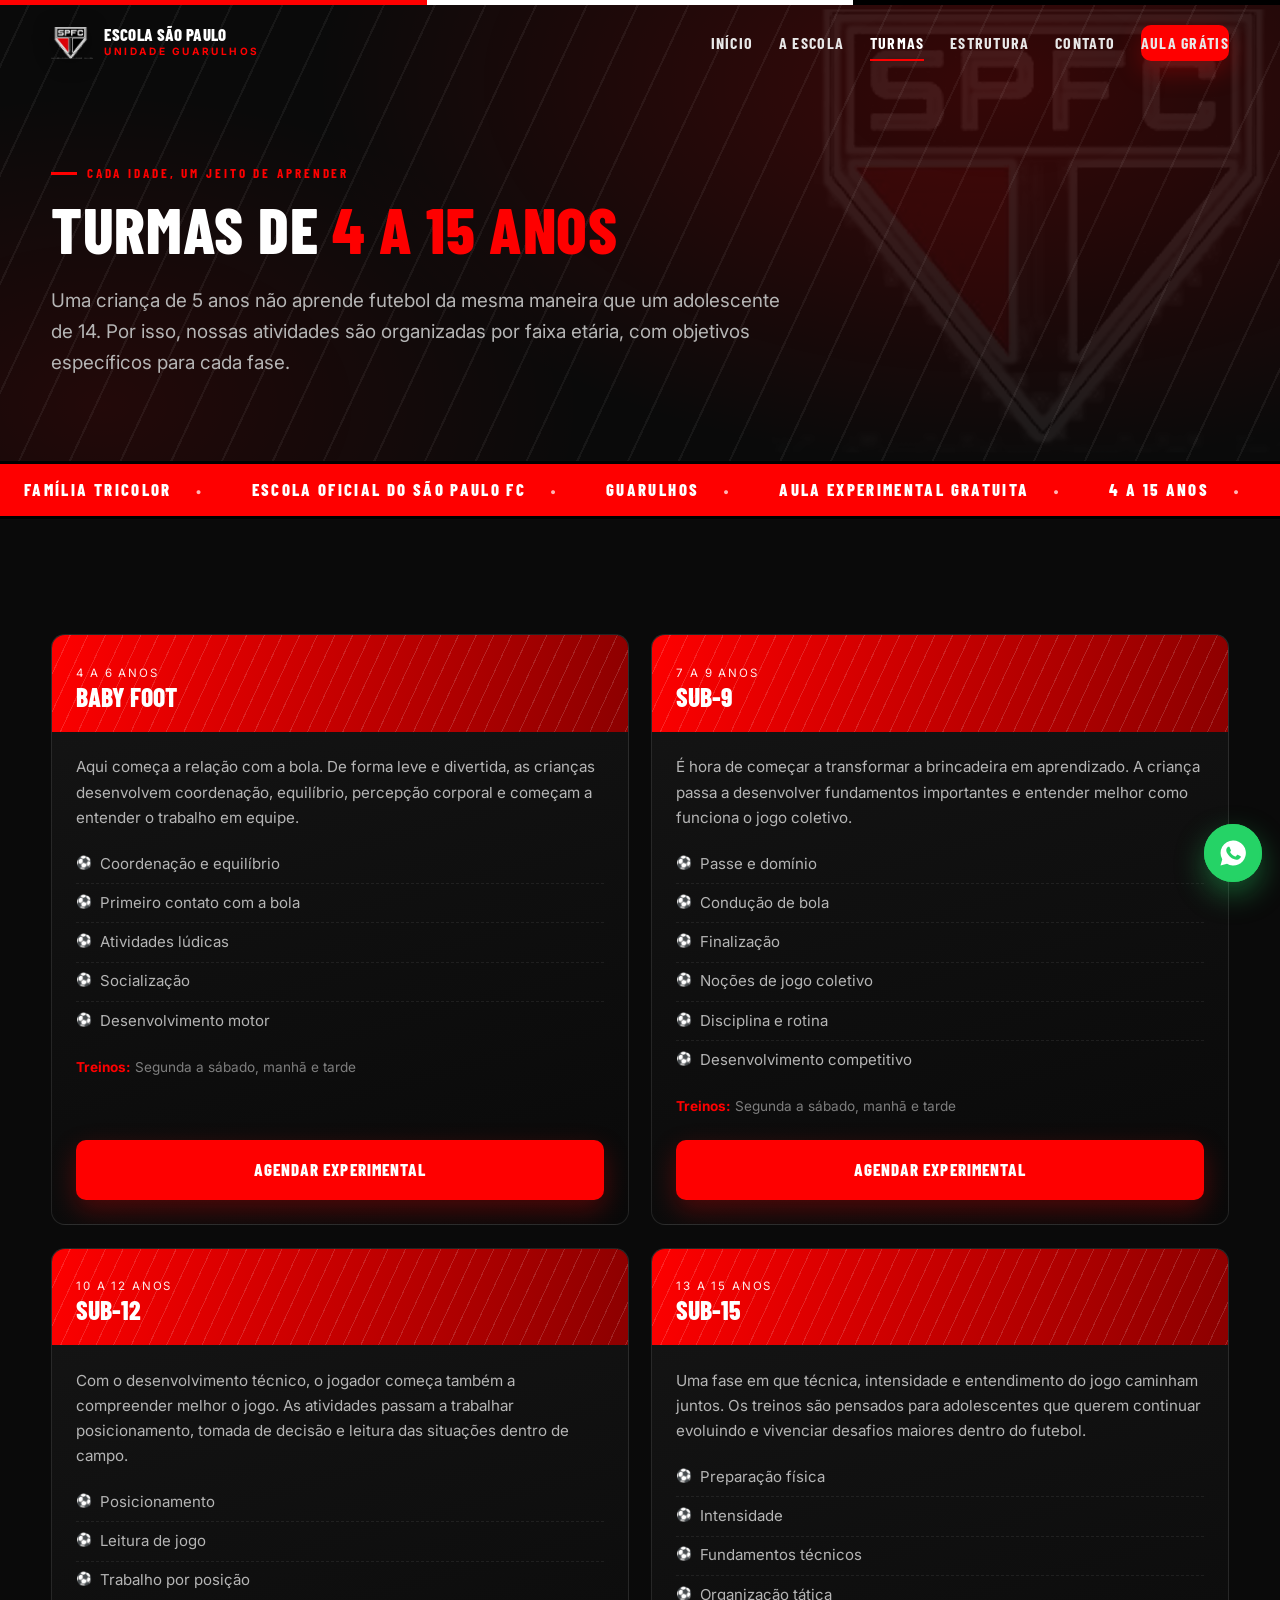
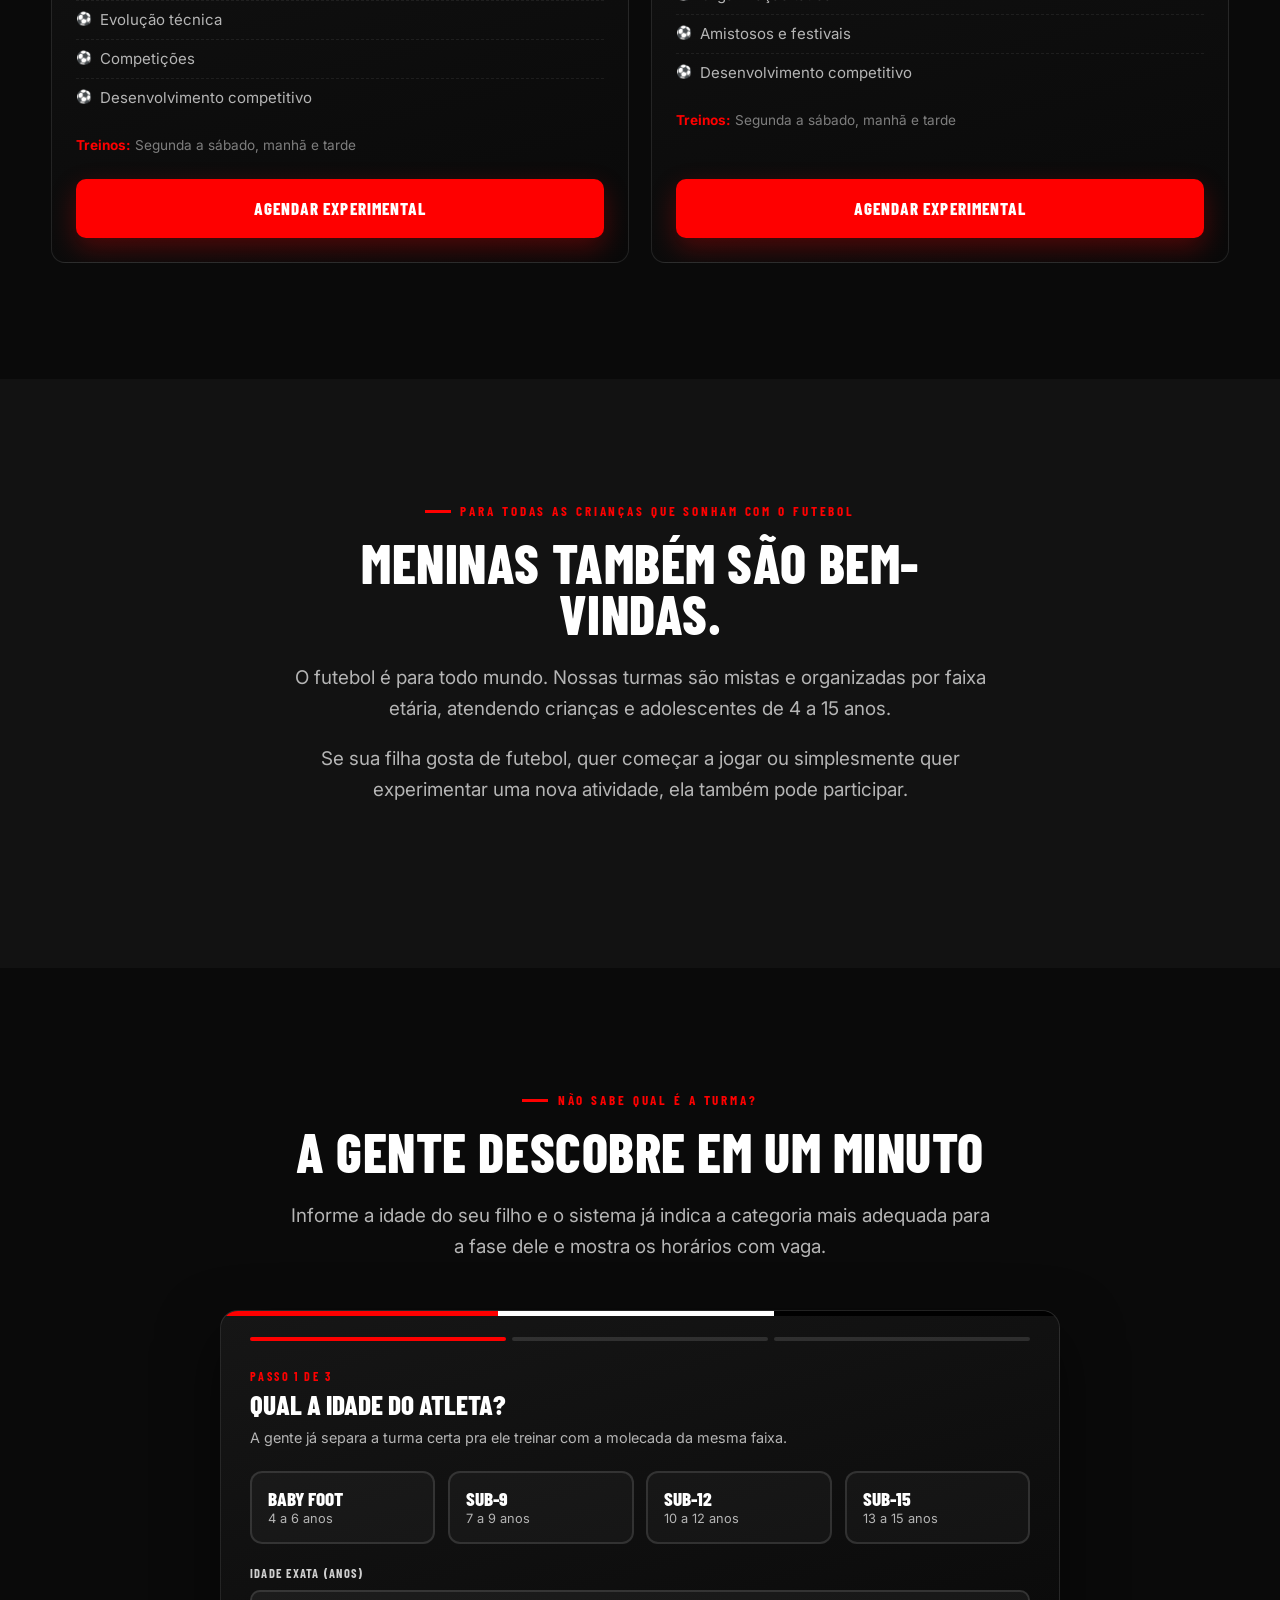
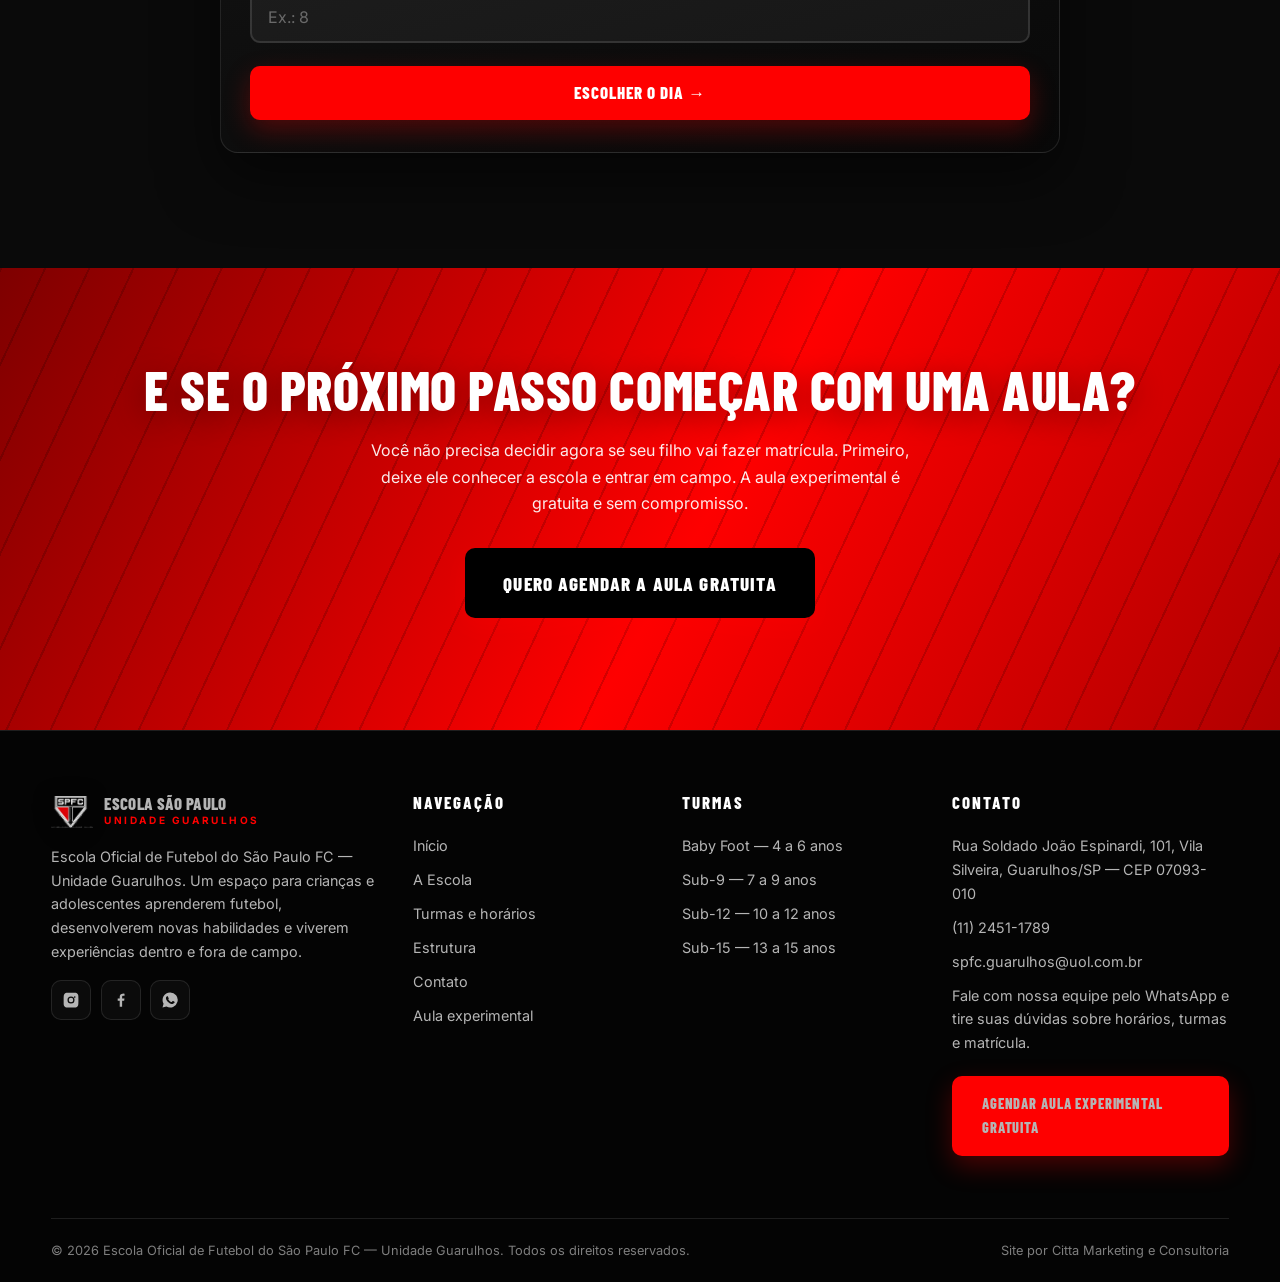
<file: turmas.html>
<!DOCTYPE html>
<html lang="pt-BR">
<head>
<meta charset="UTF-8">
<meta name="viewport" content="width=device-width, initial-scale=1">
<title>Turmas e horários | Escola de Futebol SPFC Guarulhos</title>
<meta name="description" content="Baby Foot, Sub-9, Sub-12 e Sub-15: veja as categorias por idade, o que é trabalhado em cada uma e os dias de treino na unidade Guarulhos.">
<link rel="canonical" href="https://spfcguarulhos.com.br/turmas.html">
<meta name="robots" content="index, follow">
<meta name="theme-color" content="#FE0000">
<meta property="og:type" content="website">
<meta property="og:locale" content="pt_BR">
<meta property="og:site_name" content="Escola de Futebol SPFC — Guarulhos">
<meta property="og:title" content="Turmas e horários | Escola de Futebol SPFC Guarulhos">
<meta property="og:description" content="Baby Foot, Sub-9, Sub-12 e Sub-15: veja as categorias por idade, o que é trabalhado em cada uma e os dias de treino na unidade Guarulhos.">
<meta property="og:url" content="https://spfcguarulhos.com.br/turmas.html">
<meta property="og:image" content="https://spfcguarulhos.com.br/assets/img/og.png">
<meta name="twitter:card" content="summary_large_image">
<link rel="icon" href="assets/img/escudo-alta.png" type="image/png">
<link rel="preconnect" href="https://fonts.googleapis.com">
<link rel="preconnect" href="https://fonts.gstatic.com" crossorigin>
<link href="https://fonts.googleapis.com/css2?family=Barlow+Condensed:wght@600;700;800&family=Inter:wght@400;500;600;700&display=swap" rel="stylesheet">
<link rel="stylesheet" href="assets/css/style.css">
</head>
<body>
<!-- Escudo SPFC (símbolo reutilizável) -->
<svg width="0" height="0" style="position:absolute" aria-hidden="true" focusable="false"><defs>
<symbol id="crest" viewBox="0 0 200 224">
  <clipPath id="crestIn"><path d="M21 19h158v97c0 37-35 65-79 85-44-20-79-48-79-85V19Z"/></clipPath>
  <path d="M8 6h184v110c0 46-40 78-92 102C48 194 8 162 8 116V6Z" fill="#fff"/>
  <path d="M15 13h170v103c0 41-37 71-85 93-48-22-85-52-85-93V13Z" fill="#000"/>
  <path d="M21 19h158v97c0 37-35 65-79 85-44-20-79-48-79-85V19Z" fill="#fff"/>
  <g clip-path="url(#crestIn)">
    <polygon points="10,86 96,86 84,240 -12,240" fill="#FE0000"/>
    <polygon points="104,86 190,86 212,240 116,240" fill="#000"/>
    <rect x="8" y="10" width="184" height="69" fill="#000"/>
  </g>
  <text x="100" y="64" text-anchor="middle" font-family="Barlow Condensed,Arial Narrow,Impact,sans-serif" font-weight="800" font-size="54" fill="#fff">SPFC</text>
</symbol>
</defs></svg>

<header class="header">
  <div class="tricolor"><i></i><i></i><i></i></div>
  <div class="wrap bar">
    <a class="brand" href="index.html" aria-label="Escola de Futebol SPFC Guarulhos">
      <img src="assets/img/escudo-alta.png" alt="Escudo Escola São Paulo" role="img">
      <span><b>Escola São Paulo</b><small>Unidade Guarulhos</small></span>
    </a>
    <nav class="nav" id="nav">
      <a href="index.html">Início</a>
      <a href="a-escola.html">A Escola</a>
      <a href="turmas.html" aria-current="page">Turmas</a>
      <a href="estrutura.html">Estrutura</a>
      <a href="contato.html">Contato</a>
      <a class="btn" href="agendar.html">Aula grátis</a>
    </nav>
    <button class="burger" aria-label="Abrir menu" aria-expanded="false" aria-controls="nav"><span></span><span></span><span></span></button>
  </div>
</header>

<section class="hero" style="min-height:auto;padding:calc(var(--header-h) + 5rem) 0 4rem">
  <div class="hero-stripes"></div>
  <img class="hero-crest" src="assets/img/escudo-alta.png" alt="" aria-hidden="true">
  <div class="wrap" style="display:block">
    <span class="eyebrow">Cada idade, um jeito de aprender</span>
    <h1 style="font-size:clamp(2.2rem,5.4vw,4rem)" data-split>Turmas de <span class='txt-red'>4 a 15 anos</span></h1>
    <p class="lead">Uma criança de 5 anos não aprende futebol da mesma maneira que um adolescente de 14. Por isso, nossas atividades são organizadas por faixa etária, com objetivos específicos para cada fase.</p>
  </div>
</section>
<div class="marquee" aria-hidden="true"><div>
  <span>Família Tricolor</span><span>Escola Oficial do São Paulo FC</span><span>Guarulhos</span><span>Aula experimental gratuita</span><span>4 a 15 anos</span>
</div></div>

<section class="section">
  <div class="wrap">
    <div class="grid g-2">
<article class="turma rv" id="baby">
  <div class="turma-top"><small>4 a 6 anos</small><b>Baby Foot</b></div>
  <div class="turma-body">
    <p style="color:var(--mute);font-size:.95rem">Aqui começa a relação com a bola. De forma leve e divertida, as crianças desenvolvem coordenação, equilíbrio, percepção corporal e começam a entender o trabalho em equipe.</p>
    <ul><li>Coordenação e equilíbrio</li><li>Primeiro contato com a bola</li><li>Atividades lúdicas</li><li>Socialização</li><li>Desenvolvimento motor</li></ul>
    <p style="margin:1rem 0 0;font-size:.85rem;color:var(--mute-2)"><b style="color:var(--red)">Treinos:</b> Segunda a sábado, manhã e tarde</p>
  </div>
  <div class="turma-foot"><a class="btn btn-block" href="agendar.html">Agendar experimental</a></div>
</article><article class="turma rv" id="sub9">
  <div class="turma-top"><small>7 a 9 anos</small><b>Sub-9</b></div>
  <div class="turma-body">
    <p style="color:var(--mute);font-size:.95rem">É hora de começar a transformar a brincadeira em aprendizado. A criança passa a desenvolver fundamentos importantes e entender melhor como funciona o jogo coletivo.</p>
    <ul><li>Passe e domínio</li><li>Condução de bola</li><li>Finalização</li><li>Noções de jogo coletivo</li><li>Disciplina e rotina</li><li>Desenvolvimento competitivo</li></ul>
    <p style="margin:1rem 0 0;font-size:.85rem;color:var(--mute-2)"><b style="color:var(--red)">Treinos:</b> Segunda a sábado, manhã e tarde</p>
  </div>
  <div class="turma-foot"><a class="btn btn-block" href="agendar.html">Agendar experimental</a></div>
</article><article class="turma rv" id="sub12">
  <div class="turma-top"><small>10 a 12 anos</small><b>Sub-12</b></div>
  <div class="turma-body">
    <p style="color:var(--mute);font-size:.95rem">Com o desenvolvimento técnico, o jogador começa também a compreender melhor o jogo. As atividades passam a trabalhar posicionamento, tomada de decisão e leitura das situações dentro de campo.</p>
    <ul><li>Posicionamento</li><li>Leitura de jogo</li><li>Trabalho por posição</li><li>Evolução técnica</li><li>Competições</li><li>Desenvolvimento competitivo</li></ul>
    <p style="margin:1rem 0 0;font-size:.85rem;color:var(--mute-2)"><b style="color:var(--red)">Treinos:</b> Segunda a sábado, manhã e tarde</p>
  </div>
  <div class="turma-foot"><a class="btn btn-block" href="agendar.html">Agendar experimental</a></div>
</article><article class="turma rv" id="sub15">
  <div class="turma-top"><small>13 a 15 anos</small><b>Sub-15</b></div>
  <div class="turma-body">
    <p style="color:var(--mute);font-size:.95rem">Uma fase em que técnica, intensidade e entendimento do jogo caminham juntos. Os treinos são pensados para adolescentes que querem continuar evoluindo e vivenciar desafios maiores dentro do futebol.</p>
    <ul><li>Preparação física</li><li>Intensidade</li><li>Fundamentos técnicos</li><li>Organização tática</li><li>Amistosos e festivais</li><li>Desenvolvimento competitivo</li></ul>
    <p style="margin:1rem 0 0;font-size:.85rem;color:var(--mute-2)"><b style="color:var(--red)">Treinos:</b> Segunda a sábado, manhã e tarde</p>
  </div>
  <div class="turma-foot"><a class="btn btn-block" href="agendar.html">Agendar experimental</a></div>
</article>
    </div>
  </div>
</section>

<section class="section section-alt">
  <div class="wrap" style="max-width:820px">
    <div class="head center rv">
      <span class="eyebrow">Para todas as crianças que sonham com o futebol</span>
      <h2>Meninas também são bem-vindas.</h2>
      <p class="lead">O futebol é para todo mundo. Nossas turmas são mistas e organizadas por faixa etária, atendendo crianças e adolescentes de 4 a 15 anos.</p>
      <p class="lead">Se sua filha gosta de futebol, quer começar a jogar ou simplesmente quer experimentar uma nova atividade, ela também pode participar.</p>
    </div>
  </div>
</section>

<section class="section">
  <div class="wrap">
    <div class="head center rv">
      <span class="eyebrow">Não sabe qual é a turma?</span>
      <h2>A gente descobre em um minuto</h2>
      <p class="lead">Informe a idade do seu filho e o sistema já indica a categoria mais adequada para a fase dele e mostra os horários com vaga.</p>
    </div>
    <div class="booking rv" data-booking></div>
  </div>
</section>
<section class="cta-final">
  <div class="wrap rv">
    <h2>E se o próximo passo começar com uma aula?</h2>
    <p>Você não precisa decidir agora se seu filho vai fazer matrícula. Primeiro, deixe ele conhecer a escola e entrar em campo. A aula experimental é gratuita e sem compromisso.</p>
    <p style="margin-top:2rem"><a class="btn btn-lg" style="background:#000" href="agendar.html">Quero agendar a aula gratuita</a></p>
  </div>
</section>
<!-- ================= FOOTER ================= -->
<footer class="footer">
  <div class="wrap">
    <div class="footer-grid">
      <div>
        <a class="brand" href="index.html" style="margin-bottom:1rem">
          <img src="assets/img/escudo-alta.png" alt="Escudo Escola São Paulo" aria-hidden="true">
          <span><b>Escola São Paulo</b><small>Unidade Guarulhos</small></span>
        </a>
        <p>Escola Oficial de Futebol do São Paulo FC — Unidade Guarulhos. Um espaço para crianças e adolescentes aprenderem futebol, desenvolverem novas habilidades e viverem experiências dentro e fora de campo.</p>
        <div class="socials">
          <a data-href="instagram" target="_blank" rel="noopener" aria-label="Instagram"><svg viewBox="0 0 24 24"><path d="M12 2.2c3.2 0 3.6 0 4.9.1 1.2.1 1.8.2 2.2.4.6.2 1 .5 1.4.9.4.4.7.8.9 1.4.2.4.4 1 .4 2.2.1 1.3.1 1.7.1 4.9s0 3.6-.1 4.9c-.1 1.2-.2 1.8-.4 2.2-.2.6-.5 1-.9 1.4-.4.4-.8.7-1.4.9-.4.2-1 .4-2.2.4-1.3.1-1.7.1-4.9.1s-3.6 0-4.9-.1c-1.2-.1-1.8-.2-2.2-.4-.6-.2-1-.5-1.4-.9-.4-.4-.7-.8-.9-1.4-.2-.4-.4-1-.4-2.2C2.2 15.6 2.2 15.2 2.2 12s0-3.6.1-4.9c.1-1.2.2-1.8.4-2.2.2-.6.5-1 .9-1.4.4-.4.8-.7 1.4-.9.4-.2 1-.4 2.2-.4C8.4 2.2 8.8 2.2 12 2.2zm0 5.1A4.7 4.7 0 1 0 16.7 12 4.7 4.7 0 0 0 12 7.3zm0 7.7A3 3 0 1 1 15 12a3 3 0 0 1-3 3zm5-8a1.1 1.1 0 1 0 1.1 1.1A1.1 1.1 0 0 0 17 7z"/></svg></a>
          <a data-href="facebook" target="_blank" rel="noopener" aria-label="Facebook"><svg viewBox="0 0 24 24"><path d="M13.5 21v-8h2.7l.4-3.1h-3.1V7.9c0-.9.25-1.5 1.55-1.5h1.65V3.6A22 22 0 0 0 14.3 3.5c-2.4 0-4 1.45-4 4.1v2.3H7.6V13h2.7v8z"/></svg></a>
          <a data-wa="Olá! Vim pelo site e quero agendar a aula experimental." target="_blank" rel="noopener" aria-label="WhatsApp"><svg viewBox="0 0 24 24"><path d="M12 2a10 10 0 0 0-8.6 15L2 22l5.2-1.4A10 10 0 1 0 12 2zm5.4 14.1c-.2.6-1.3 1.2-1.8 1.2s-1.1.3-3.6-.8-4-3.6-4.2-3.8-1.2-1.6-1.2-3 .8-2.1 1-2.4.5-.3.7-.3h.5c.2 0 .4 0 .6.5s.8 2 .9 2.1.1.3 0 .5-.2.4-.4.6-.3.4-.1.7.7 1.2 1.6 2c1.1.9 2 1.2 2.3 1.3s.4.1.6-.1.7-.8.9-1.1.4-.2.6-.1 1.6.8 1.9.9.4.2.5.3 0 .6-.2 1.2z"/></svg></a>
        </div>
      </div>
      <div>
        <h4>Navegação</h4>
        <ul>
          <li><a href="index.html">Início</a></li>
          <li><a href="a-escola.html">A Escola</a></li>
          <li><a href="turmas.html">Turmas e horários</a></li>
          <li><a href="estrutura.html">Estrutura</a></li>
          <li><a href="contato.html">Contato</a></li>
          <li><a href="agendar.html">Aula experimental</a></li>
        </ul>
      </div>
      <div>
        <h4>Turmas</h4>
        <ul>
          <li><a href="turmas.html#baby">Baby Foot — 4 a 6 anos</a></li>
          <li><a href="turmas.html#sub9">Sub-9 — 7 a 9 anos</a></li>
          <li><a href="turmas.html#sub12">Sub-12 — 10 a 12 anos</a></li>
          <li><a href="turmas.html#sub15">Sub-15 — 13 a 15 anos</a></li>
        </ul>
      </div>
      <div>
        <h4>Contato</h4>
        <ul>
          <li><span data-fill="endereco-full"></span></li>
          <li><a data-href="tel"><span data-fill="telefone"></span></a></li>
          <li><a data-href="email"><span data-fill="email"></span></a></li>
          <li><a data-wa="Olá! Vim pelo site da escola." target="_blank" rel="noopener">Fale com nossa equipe pelo WhatsApp e tire suas dúvidas sobre horários, turmas e matrícula.</a></li>
        </ul>
        <p style="margin-top:1rem"><a class="btn" href="agendar.html">Agendar aula experimental gratuita</a></p>
      </div>
    </div>
    <div class="copy">
      <span>&copy; <span data-fill="ano"></span> Escola Oficial de Futebol do São Paulo FC — Unidade Guarulhos. Todos os direitos reservados.</span>
      <span>Site por Citta Marketing e Consultoria</span>
    </div>
  </div>
</footer>

<a class="wa-float" data-wa="Olá! Vim pelo site e quero agendar a aula experimental gratuita." target="_blank" rel="noopener" aria-label="Falar no WhatsApp">
  <svg viewBox="0 0 24 24"><path d="M12 2a10 10 0 0 0-8.6 15L2 22l5.2-1.4A10 10 0 1 0 12 2zm5.4 14.1c-.2.6-1.3 1.2-1.8 1.2s-1.1.3-3.6-.8-4-3.6-4.2-3.8-1.2-1.6-1.2-3 .8-2.1 1-2.4.5-.3.7-.3h.5c.2 0 .4 0 .6.5s.8 2 .9 2.1.1.3 0 .5-.2.4-.4.6-.3.4-.1.7.7 1.2 1.6 2c1.1.9 2 1.2 2.3 1.3s.4.1.6-.1.7-.8.9-1.1.4-.2.6-.1 1.6.8 1.9.9.4.2.5.3 0 .6-.2 1.2z"/></svg>
</a>
<script src="assets/js/config.js"></script>
<script src="assets/js/main.js"></script>
<script src="assets/js/booking.js"></script>
</body>
</html>
</file>
<file: assets/css/style.css>
/* ============================================================
   ESCOLA DE FUTEBOL SPFC — UNIDADE GUARULHOS
   Identidade tricolor: vermelho #FE0000 / branco / preto
   ============================================================ */

:root{
  --red:#FE0000;
  --red-dark:#C40000;
  --red-glow:rgba(254,0,0,.45);
  --black:#000000;
  --ink:#0A0A0A;
  --ink-2:#121212;
  --ink-3:#1C1C1C;
  --line:rgba(255,255,255,.10);
  --white:#FFFFFF;
  --mute:#B5B5B5;
  --mute-2:#7E7E7E;
  --ok:#22C55E;

  --ff-display:"Barlow Condensed","Arial Narrow",Impact,sans-serif;
  --ff-body:Inter,-apple-system,"Segoe UI",Roboto,Arial,sans-serif;

  --wrap:1180px;
  --r:14px;
  --r-sm:10px;
  --shadow:0 24px 60px rgba(0,0,0,.55);
  --header-h:76px;
}

*{box-sizing:border-box}
html{scroll-behavior:smooth}
body{
  margin:0;
  background:var(--ink);
  color:var(--white);
  font-family:var(--ff-body);
  font-size:16px;
  line-height:1.65;
  -webkit-font-smoothing:antialiased;
  overflow-x:hidden;
}
img{max-width:100%;display:block}
a{color:inherit;text-decoration:none}
button{font-family:inherit}
::selection{background:var(--red);color:#fff}

.wrap{width:min(var(--wrap),92vw);margin-inline:auto}
.center{text-align:center}
.mt-2{margin-top:2rem}
.hidden{display:none!important}

/* ---------- Tipografia ---------- */
h1,h2,h3,h4,.display{
  font-family:var(--ff-display);
  font-weight:800;
  text-transform:uppercase;
  line-height:.95;
  letter-spacing:.01em;
  margin:0 0 .4em;
}
h1{font-size:clamp(2.6rem,7vw,5.2rem)}
h2{font-size:clamp(2rem,4.6vw,3.4rem)}
h3{font-size:clamp(1.3rem,2.4vw,1.75rem)}
p{margin:0 0 1em}
.lead{font-size:clamp(1.02rem,1.6vw,1.18rem);color:var(--mute);max-width:62ch}
.txt-red{color:var(--red)}
.eyebrow{
  font-family:var(--ff-display);font-weight:700;text-transform:uppercase;
  letter-spacing:.22em;font-size:.82rem;color:var(--red);
  display:inline-flex;align-items:center;gap:.6rem;margin-bottom:.9rem;
}
.eyebrow::before{content:"";width:26px;height:3px;background:var(--red);display:block}

/* ---------- Faixa tricolor ---------- */
.tricolor{height:5px;width:100%;display:flex}
.tricolor i{flex:1;display:block}
.tricolor i:nth-child(1){background:var(--red)}
.tricolor i:nth-child(2){background:var(--white)}
.tricolor i:nth-child(3){background:var(--black)}

/* ---------- Botões ---------- */
.btn{
  --bg:var(--red);--fg:#fff;
  display:inline-flex;align-items:center;justify-content:center;gap:.6rem;
  background:var(--bg);color:var(--fg);
  font-family:var(--ff-display);font-weight:800;text-transform:uppercase;
  letter-spacing:.06em;font-size:1.06rem;
  padding:1rem 1.9rem;border:0;border-radius:var(--r-sm);cursor:pointer;
  position:relative;overflow:hidden;isolation:isolate;
  transition:transform .18s ease,box-shadow .25s ease,background .2s ease;
  box-shadow:0 10px 26px rgba(254,0,0,.28);
}
.btn::after{
  content:"";position:absolute;inset:0;z-index:-1;
  background:linear-gradient(120deg,transparent 20%,rgba(255,255,255,.35) 50%,transparent 80%);
  transform:translateX(-120%);
}
.btn:hover::after{animation:shine .75s ease}
.btn:hover{transform:translateY(-3px);box-shadow:0 16px 36px rgba(254,0,0,.42)}
.btn:active{transform:translateY(-1px)}
@keyframes shine{to{transform:translateX(120%)}}

.btn-ghost{--bg:transparent;--fg:#fff;border:2px solid rgba(255,255,255,.28);box-shadow:none}
.btn-ghost:hover{border-color:#fff;background:rgba(255,255,255,.06);box-shadow:none}
.btn-wa{--bg:#25D366;--fg:#04240F;box-shadow:0 10px 26px rgba(37,211,102,.28)}
.btn-wa:hover{box-shadow:0 16px 36px rgba(37,211,102,.4)}
.btn-lg{padding:1.2rem 2.4rem;font-size:1.2rem}
.btn-block{width:100%}
.btn[disabled]{opacity:.45;cursor:not-allowed;transform:none!important;box-shadow:none}

.btn-pulse{animation:pulse 2.6s ease-in-out infinite}
@keyframes pulse{
  0%,100%{box-shadow:0 10px 26px rgba(254,0,0,.28),0 0 0 0 var(--red-glow)}
  50%{box-shadow:0 10px 26px rgba(254,0,0,.28),0 0 0 14px rgba(254,0,0,0)}
}

/* ---------- Header ---------- */
.header{
  position:fixed;inset:0 0 auto 0;z-index:80;
  transition:background .3s ease,box-shadow .3s ease,backdrop-filter .3s;
  border-bottom:1px solid transparent;
}
.header.is-stuck{
  background:rgba(8,8,8,.9);backdrop-filter:blur(14px);
  border-bottom-color:var(--line);box-shadow:0 10px 30px rgba(0,0,0,.5);
}
.header .bar{display:flex;align-items:center;gap:1.4rem;height:var(--header-h)}
.brand{display:flex;align-items:center;gap:.7rem;margin-right:auto}
.brand img{width:42px;height:auto;filter:drop-shadow(0 4px 10px rgba(0,0,0,.6))}
.brand b{
  font-family:var(--ff-display);font-weight:800;text-transform:uppercase;
  font-size:1.05rem;line-height:1;letter-spacing:.02em;display:block;
}
.brand small{
  display:block;font-size:.63rem;letter-spacing:.24em;color:var(--red);
  text-transform:uppercase;font-weight:700;
}
.nav{display:flex;align-items:center;gap:1.6rem}
.nav a{
  font-family:var(--ff-display);font-weight:700;text-transform:uppercase;
  letter-spacing:.08em;font-size:1rem;color:#E8E8E8;position:relative;padding:.3rem 0;
}
.nav a::after{
  content:"";position:absolute;left:0;bottom:0;height:2px;width:0;background:var(--red);
  transition:width .25s ease;
}
.nav a:hover::after,.nav a[aria-current="page"]::after{width:100%}
.nav a[aria-current="page"]{color:#fff}
.nav .btn::after{display:none}
.burger{display:none;background:none;border:0;padding:.5rem;cursor:pointer}
.burger span{display:block;width:26px;height:2px;background:#fff;margin:5px 0;transition:.3s}
.burger.open span:nth-child(1){transform:translateY(7px) rotate(45deg)}
.burger.open span:nth-child(2){opacity:0}
.burger.open span:nth-child(3){transform:translateY(-7px) rotate(-45deg)}

/* ---------- Hero ---------- */
.hero{
  position:relative;min-height:100svh;display:flex;align-items:center;
  padding:calc(var(--header-h) + 3rem) 0 4rem;overflow:hidden;
  background:
    radial-gradient(1100px 620px at 78% 18%,rgba(254,0,0,.20),transparent 62%),
    radial-gradient(800px 520px at 8% 88%,rgba(254,0,0,.10),transparent 60%),
    var(--ink);
}
.hero-stripes{
  position:absolute;inset:-20% -30%;pointer-events:none;opacity:.055;
  background:repeating-linear-gradient(115deg,#fff 0 2px,transparent 2px 46px);
  animation:slide 26s linear infinite;
}
@keyframes slide{to{transform:translateX(46px)}}
.hero-crest{
  position:absolute;right:-6vw;top:50%;translate:0 -50%;
  width:min(46vw,620px);opacity:.07;pointer-events:none;
  animation:float 9s ease-in-out infinite;
}
@keyframes float{0%,100%{transform:translateY(-10px)}50%{transform:translateY(10px)}}
.hero .wrap{position:relative;z-index:2;display:grid;grid-template-columns:1.12fr .88fr;gap:3.4rem;align-items:center}
.hero h1 span.line{display:block}
.hero h1 .hl{color:var(--red);text-shadow:0 0 44px var(--red-glow)}
.hero-badges{display:flex;flex-wrap:wrap;gap:.6rem;margin:1.5rem 0 2rem}
.badge{
  display:inline-flex;align-items:center;gap:.45rem;
  border:1px solid var(--line);background:rgba(255,255,255,.04);
  padding:.5rem .9rem;border-radius:999px;font-size:.86rem;color:#DDD;
}
.badge b{color:var(--red)}
.hero-cta{display:flex;flex-wrap:wrap;gap:.9rem;align-items:center}
.hero-note{margin-top:1.2rem;font-size:.86rem;color:var(--mute-2);line-height:1.5}

/* Card de agendamento rápido no hero */
.quickcard{
  background:linear-gradient(160deg,var(--ink-2),#0B0B0B);
  border:1px solid var(--line);border-radius:var(--r);
  padding:1.8rem;box-shadow:var(--shadow);position:relative;overflow:hidden;
}
.quickcard::before{content:"";position:absolute;inset:0 0 auto 0;height:4px;background:linear-gradient(90deg,var(--red) 33%,#fff 33% 66%,#000 66%)}
.quickcard h3{font-size:1.5rem;margin-bottom:.35rem}
.quickcard .sub{color:var(--mute);font-size:.92rem;margin-bottom:1.3rem}
.free-tag{
  display:inline-block;background:var(--red);color:#fff;font-family:var(--ff-display);
  font-weight:800;text-transform:uppercase;letter-spacing:.1em;font-size:.78rem;
  padding:.3rem .7rem;border-radius:6px;margin-bottom:.8rem;
}

/* ---------- Marquee ---------- */
.marquee{
  background:var(--red);color:#fff;overflow:hidden;white-space:nowrap;
  border-top:3px solid #000;border-bottom:3px solid #000;
}
.marquee div{display:inline-block;padding:.75rem 0;animation:marq 26s linear infinite;will-change:transform}
.marquee span{
  font-family:var(--ff-display);font-weight:800;text-transform:uppercase;
  letter-spacing:.14em;font-size:1.05rem;padding:0 1.5rem;
}
.marquee span::after{content:"\25CF";margin-left:1.5rem;font-size:.55em;vertical-align:middle;opacity:.7}
@keyframes marq{to{transform:translateX(-50%)}}

/* ---------- Seções ---------- */
.section{padding:clamp(4rem,9vw,7.5rem) 0;position:relative}
.section-alt{background:var(--ink-2)}
.section-black{background:#050505}
.head{max-width:70ch;margin-bottom:3rem}
.head.center{margin-inline:auto;text-align:center}
.head.center .eyebrow{justify-content:center}
.head.center .lead{margin-inline:auto}

/* ---------- Grids e cards ---------- */
.grid{display:grid;gap:1.4rem}
.g-2{grid-template-columns:repeat(2,1fr)}
.g-3{grid-template-columns:repeat(3,1fr)}
.g-4{grid-template-columns:repeat(4,1fr)}

.card{
  background:linear-gradient(165deg,var(--ink-3),#0C0C0C);
  border:1px solid var(--line);border-radius:var(--r);padding:1.8rem;
  position:relative;overflow:hidden;transition:transform .3s ease,border-color .3s ease;
}
.card::after{
  content:"";position:absolute;left:0;top:0;height:100%;width:3px;
  background:var(--red);transform:scaleY(0);transform-origin:top;transition:transform .35s ease;
}
.card:hover{transform:translateY(-6px);border-color:rgba(254,0,0,.4)}
.card:hover::after{transform:scaleY(1)}
.card .ico{
  width:52px;height:52px;border-radius:12px;display:grid;place-items:center;
  background:rgba(254,0,0,.12);border:1px solid rgba(254,0,0,.3);margin-bottom:1.1rem;
  font-size:1.5rem;color:var(--red);
}
.card h3{margin-bottom:.5rem}
.card p{color:var(--mute);font-size:.95rem;margin:0}

/* ---------- Ícones (substituem os emojis) ---------- */
svg.i{display:inline-block;flex-shrink:0;width:1em;height:1em;vertical-align:-0.15em}
.card .ico svg.i{width:26px;height:26px}
.info-list .ic{color:var(--red)}
.info-list .ic svg.i{width:20px;height:20px}
.gal .ph svg.i{width:2.6rem;height:2.6rem}
.quote .av{color:#fff}
.quote .av svg.i{width:20px;height:20px}
.badge b{display:inline-flex;align-items:center;gap:.35rem}
.badge svg.i{width:16px;height:16px}
.hero-note svg.i{width:16px;height:16px;color:#7CD98B;vertical-align:-3px;margin-right:2px}

/* ---------- Números ---------- */
.stats{display:grid;grid-template-columns:repeat(4,1fr);gap:1rem;text-align:center}
.stat b{
  display:block;font-family:var(--ff-display);font-weight:800;
  font-size:clamp(2.6rem,6vw,4rem);line-height:1;color:var(--red);
  text-shadow:0 0 34px var(--red-glow);
}
.stat span{font-size:.82rem;text-transform:uppercase;letter-spacing:.16em;color:var(--mute)}

/* ---------- Turmas ---------- */
.turma{
  background:linear-gradient(165deg,#151515,#090909);
  border:1px solid var(--line);border-radius:var(--r);overflow:hidden;
  display:flex;flex-direction:column;transition:transform .3s ease,border-color .3s;
}
.turma:hover{transform:translateY(-6px);border-color:rgba(254,0,0,.45)}
.turma-top{padding:1.4rem 1.5rem;background:linear-gradient(100deg,var(--red),#8C0000);position:relative;overflow:hidden}
.turma-top::before{content:"";position:absolute;inset:0;background:repeating-linear-gradient(115deg,rgba(255,255,255,.14) 0 1px,transparent 1px 16px)}
.turma-top b{position:relative;font-family:var(--ff-display);font-weight:800;text-transform:uppercase;font-size:1.6rem;display:block;line-height:1}
.turma-top small{position:relative;text-transform:uppercase;letter-spacing:.16em;font-size:.72rem;opacity:.92}
.turma-body{padding:1.4rem 1.5rem;flex:1}
.turma-body ul{list-style:none;margin:0;padding:0;font-size:.94rem;color:var(--mute)}
.turma-body li{padding:.42rem 0 .42rem 1.5rem;position:relative;border-bottom:1px dashed rgba(255,255,255,.07)}
.turma-body li:last-child{border-bottom:0}
.turma-body li::before{content:"\26BD";position:absolute;left:0;font-size:.8rem}
.turma-foot{padding:0 1.5rem 1.5rem}

/* ---------- Depoimentos ---------- */
.quote{background:var(--ink-3);border:1px solid var(--line);border-left:4px solid var(--red);border-radius:var(--r);padding:1.7rem}
.quote p{font-size:.98rem;color:#E4E4E4;font-style:italic}
.quote footer{display:flex;align-items:center;gap:.8rem;margin-top:1rem}
.quote .av{width:42px;height:42px;border-radius:50%;background:var(--red);display:grid;place-items:center;font-family:var(--ff-display);font-weight:800;font-size:1.1rem}
.quote b{display:block;font-size:.92rem}
.quote small{color:var(--mute-2);font-size:.78rem}

/* ---------- Agendamento ---------- */
.booking{
  background:linear-gradient(165deg,#161616,#080808);
  border:1px solid var(--line);border-radius:18px;box-shadow:var(--shadow);
  overflow:hidden;max-width:840px;margin-inline:auto;position:relative;
}
.booking::before{content:"";position:absolute;inset:0 0 auto 0;height:5px;background:linear-gradient(90deg,var(--red) 33%,#fff 33% 66%,#000 66%);z-index:3}
.steps-bar{display:flex;gap:.4rem;padding:1.6rem 1.8rem 0}
.steps-bar i{flex:1;height:4px;border-radius:99px;background:rgba(255,255,255,.12);transition:background .4s ease}
.steps-bar i.on{background:var(--red)}
.step{display:none;padding:1.6rem 1.8rem 2rem}
.step.active{display:block;animation:stepIn .45s cubic-bezier(.2,.8,.2,1)}
@keyframes stepIn{from{opacity:0;transform:translateX(26px)}to{opacity:1;transform:none}}
.step-h{margin-bottom:1.3rem}
.step-h small{display:block;font-family:var(--ff-display);font-weight:700;letter-spacing:.2em;text-transform:uppercase;color:var(--red);font-size:.76rem;margin-bottom:.3rem}
.step-h b{font-family:var(--ff-display);font-weight:800;text-transform:uppercase;font-size:1.7rem;line-height:1;display:block}
.step-h p{color:var(--mute);font-size:.9rem;margin:.5rem 0 0}

.opts{display:grid;grid-template-columns:repeat(auto-fit,minmax(148px,1fr));gap:.8rem}
.opt{
  border:2px solid rgba(255,255,255,.12);background:rgba(255,255,255,.03);
  border-radius:12px;padding:1rem;cursor:pointer;text-align:left;color:#fff;
  transition:.22s ease;position:relative;font-family:inherit;
}
.opt:hover{border-color:rgba(254,0,0,.55);transform:translateY(-3px);background:rgba(254,0,0,.07)}
.opt.sel{border-color:var(--red);background:rgba(254,0,0,.14);box-shadow:0 0 0 4px rgba(254,0,0,.12)}
.opt b{font-family:var(--ff-display);font-weight:800;font-size:1.2rem;text-transform:uppercase;display:block;line-height:1.05}
.opt span{font-size:.8rem;color:var(--mute);display:block;margin-top:.15rem}
.opt.full{opacity:.45;cursor:not-allowed;border-style:dashed}
.opt.full b,.opt.full span{text-decoration:line-through}
.opt.full:hover{transform:none;border-color:rgba(255,255,255,.12);background:rgba(255,255,255,.03)}
.opt .tag{position:absolute;top:-9px;right:8px;font-size:.62rem;font-weight:800;letter-spacing:.1em;text-transform:uppercase;padding:.18rem .45rem;border-radius:5px}
.tag-hot{background:var(--red);color:#fff}
.tag-full{background:#333;color:#bbb}

.field{margin-bottom:1rem}
.field label{display:block;font-family:var(--ff-display);font-weight:700;text-transform:uppercase;letter-spacing:.1em;font-size:.78rem;color:#CFCFCF;margin-bottom:.4rem}
.field input,.field select,.field textarea{
  width:100%;background:rgba(255,255,255,.05);border:2px solid rgba(255,255,255,.12);
  border-radius:10px;padding:.9rem 1rem;color:#fff;font-size:1rem;font-family:inherit;
  transition:border-color .2s,background .2s;
}
.field input:focus,.field select:focus,.field textarea:focus{outline:0;border-color:var(--red);background:rgba(254,0,0,.06)}
.field input::placeholder,.field textarea::placeholder{color:#6A6A6A}
.field select option{background:#111}
.field .err{color:#FF6B6B;font-size:.78rem;margin-top:.35rem;display:none}
.field.invalid input,.field.invalid select{border-color:#FF6B6B}
.field.invalid .err{display:block}
.row-2{display:grid;grid-template-columns:1fr 1fr;gap:1rem}

.step-nav{display:flex;gap:.8rem;margin-top:1.4rem;align-items:center;flex-wrap:wrap}
.step-nav .back{background:none;border:0;color:var(--mute);cursor:pointer;font-size:.88rem;display:inline-flex;align-items:center;gap:.4rem;padding:.6rem}
.step-nav .back:hover{color:#fff}
.resume{background:rgba(255,255,255,.04);border:1px dashed rgba(255,255,255,.16);border-radius:10px;padding:.9rem 1rem;font-size:.88rem;color:var(--mute);margin-bottom:1.2rem}
.resume b{color:#fff}
.privacy{font-size:.75rem;color:var(--mute-2);margin-top:.9rem;text-align:center}
.slot-note{font-size:.82rem;color:var(--mute-2);margin-top:.9rem}
.vagas{color:var(--red);font-weight:700}

.success{text-align:center;padding:2.5rem 1.8rem}
.success .check{width:88px;height:88px;border-radius:50%;margin:0 auto 1.4rem;display:grid;place-items:center;background:rgba(34,197,94,.14);border:2px solid var(--ok)}
.success .check svg{width:44px;height:44px}
.success .check svg path{stroke-dasharray:48;stroke-dashoffset:48;animation:draw .6s .15s ease forwards}
@keyframes draw{to{stroke-dashoffset:0}}

/* ---------- FAQ ---------- */
.faq-item{border-bottom:1px solid var(--line)}
.faq-q{
  width:100%;background:none;border:0;color:#fff;text-align:left;cursor:pointer;
  padding:1.3rem 3rem 1.3rem 0;position:relative;
  font-family:var(--ff-display);font-weight:700;text-transform:uppercase;
  font-size:1.15rem;letter-spacing:.02em;
}
.faq-q::after{content:"+";position:absolute;right:.6rem;top:50%;translate:0 -50%;color:var(--red);font-size:1.6rem;transition:transform .3s ease}
.faq-item.open .faq-q::after{transform:rotate(45deg)}
.faq-a{max-height:0;overflow:hidden;transition:max-height .38s ease}
.faq-a p{color:var(--mute);font-size:.95rem;padding-bottom:1.3rem;margin:0}

/* ---------- Mapa e contato ---------- */
.map-box{border-radius:var(--r);overflow:hidden;border:1px solid var(--line);min-height:360px;background:#111}
.map-box iframe{width:100%;height:100%;min-height:360px;border:0;display:block;filter:grayscale(.3) contrast(1.05)}
.info-list{list-style:none;padding:0;margin:0}
.info-list li{display:flex;gap:.9rem;padding:1rem 0;border-bottom:1px solid var(--line)}
.info-list li:last-child{border-bottom:0}
.info-list .ic{flex:0 0 40px;height:40px;border-radius:10px;display:grid;place-items:center;background:rgba(254,0,0,.12);border:1px solid rgba(254,0,0,.28)}
.info-list b{display:block;font-family:var(--ff-display);text-transform:uppercase;letter-spacing:.08em;font-size:.82rem;color:var(--red)}
.info-list span{color:#E0E0E0;font-size:.95rem}

/* ---------- Galeria ---------- */
.gal{display:grid;grid-template-columns:repeat(auto-fit,minmax(230px,1fr));gap:1rem}
.gal figure{
  margin:0;aspect-ratio:4/3;border-radius:var(--r);overflow:hidden;position:relative;
  border:1px solid var(--line);
  background:repeating-linear-gradient(115deg,#131313 0 22px,#0E0E0E 22px 44px);
  display:grid;place-items:center;transition:transform .35s ease;
}
.gal figure:hover{transform:scale(1.03)}
.gal figure img{width:100%;height:100%;object-fit:cover}
.gal figcaption{
  position:absolute;inset:auto 0 0 0;padding:.85rem 1rem;font-size:.8rem;
  background:linear-gradient(transparent,rgba(0,0,0,.92));text-transform:uppercase;
  letter-spacing:.1em;font-family:var(--ff-display);font-weight:700;
}
.gal .ph{opacity:.3;font-size:2.6rem}

/* ---------- CTA final ---------- */
.cta-final{position:relative;overflow:hidden;text-align:center;background:linear-gradient(120deg,#7E0000,var(--red) 55%,#B00000);padding:clamp(3.5rem,8vw,6rem) 0}
.cta-final::before{content:"";position:absolute;inset:0;background:repeating-linear-gradient(115deg,rgba(0,0,0,.16) 0 2px,transparent 2px 40px)}
.cta-final .wrap{position:relative}
.cta-final h2{text-shadow:0 6px 30px rgba(0,0,0,.35)}
.cta-final p{color:rgba(255,255,255,.92);max-width:56ch;margin-inline:auto}

/* ---------- Footer ---------- */
.footer{background:#040404;padding:4rem 0 0;border-top:1px solid var(--line)}
.footer-grid{display:grid;grid-template-columns:1.4fr 1fr 1fr 1.2fr;gap:2.4rem;padding-bottom:3rem}
.footer h4{font-size:1.05rem;letter-spacing:.12em;margin-bottom:1.1rem}
.footer a,.footer p,.footer li{color:var(--mute);font-size:.9rem}
.footer a:hover{color:var(--red)}
.footer ul{list-style:none;padding:0;margin:0}
.footer li{padding:.32rem 0}
.socials{display:flex;gap:.6rem;margin-top:1rem}
.socials a{width:40px;height:40px;border-radius:10px;display:grid;place-items:center;border:1px solid var(--line);background:rgba(255,255,255,.03);transition:.22s}
.socials a:hover{background:var(--red);border-color:var(--red);transform:translateY(-3px);color:#fff}
.socials svg{width:18px;height:18px;fill:currentColor}
.copy{border-top:1px solid var(--line);padding:1.3rem 0;display:flex;justify-content:space-between;gap:1rem;flex-wrap:wrap;font-size:.8rem;color:var(--mute-2)}
.copy a{color:var(--mute-2)}
.copy a:hover{color:var(--red)}

/* ---------- WhatsApp flutuante ---------- */
.wa-float{position:fixed;right:18px;bottom:18px;z-index:70;width:58px;height:58px;border-radius:50%;background:#25D366;display:grid;place-items:center;box-shadow:0 12px 30px rgba(37,211,102,.4);transition:transform .25s ease}
.wa-float:hover{transform:scale(1.08)}
.wa-float svg{width:30px;height:30px;fill:#fff;position:relative;z-index:2}
.wa-float::after{content:"";position:absolute;inset:0;border-radius:50%;border:2px solid #25D366;animation:ring 2.4s ease-out infinite}
@keyframes ring{0%{transform:scale(1);opacity:.8}100%{transform:scale(1.7);opacity:0}}

/* ---------- Reveal ---------- */
.rv{opacity:0;transform:translateY(28px);transition:opacity .7s ease,transform .7s cubic-bezier(.2,.8,.2,1)}
.rv.in{opacity:1;transform:none}
.rv-d1{transition-delay:.08s}.rv-d2{transition-delay:.16s}
.rv-d3{transition-delay:.24s}.rv-d4{transition-delay:.32s}
.word{display:inline-block;opacity:0;transform:translateY(38px) rotate(3deg);animation:wordIn .75s cubic-bezier(.2,.9,.25,1) forwards}
@keyframes wordIn{to{opacity:1;transform:none}}

/* ---------- Admin ---------- */
.admin-shell{max-width:1080px;margin:0 auto;padding:calc(var(--header-h) + 2.4rem) 0 4rem;width:min(1080px,92vw)}
.panel{background:var(--ink-2);border:1px solid var(--line);border-radius:var(--r);padding:1.8rem;margin-bottom:1.4rem}
.panel h3{margin-bottom:1.1rem}
.panel-head{display:flex;align-items:center;justify-content:space-between;gap:1rem;flex-wrap:wrap;margin-bottom:1.2rem}
.panel-head h3{margin:0}
.week{display:grid;gap:.8rem}
.day-row{display:grid;grid-template-columns:160px 1fr;gap:1rem;align-items:start;padding:1rem;border:1px solid var(--line);border-radius:12px;background:rgba(255,255,255,.02)}
.day-row.off{opacity:.45}
.dname{font-family:var(--ff-display);font-weight:800;text-transform:uppercase;font-size:1.2rem;line-height:1.1}
.dname small{display:block;color:var(--mute-2);font-size:.72rem;letter-spacing:.1em;font-weight:600}
.slot-grid{display:grid;grid-template-columns:repeat(auto-fill,minmax(126px,1fr));gap:.5rem}
.slot-chip{display:flex;align-items:center;gap:.5rem;border:2px solid rgba(255,255,255,.12);border-radius:10px;padding:.55rem .7rem;background:rgba(255,255,255,.03);transition:.2s}
.slot-chip.on{border-color:rgba(34,197,94,.55);background:rgba(34,197,94,.08)}
.slot-chip label{font-size:.84rem;flex:1;cursor:pointer;user-select:none}
.slot-chip input[type=checkbox]{flex:0 0 auto}
.slot-chip input[type=checkbox]{width:18px;height:18px;accent-color:var(--red);cursor:pointer}
.slot-chip input[type=number]{width:54px;background:rgba(0,0,0,.45);border:1px solid var(--line);border-radius:6px;color:#fff;padding:.25rem .3rem;font-size:.82rem;text-align:center}
.table-wrap{overflow-x:auto}
.table{width:100%;border-collapse:collapse;font-size:.88rem;min-width:720px}
.table th,.table td{text-align:left;padding:.7rem .6rem;border-bottom:1px solid var(--line);white-space:nowrap}
.table th{font-family:var(--ff-display);text-transform:uppercase;letter-spacing:.1em;font-size:.76rem;color:var(--red)}
.table tr:hover td{background:rgba(255,255,255,.03)}
.pill{display:inline-block;padding:.2rem .55rem;border-radius:99px;font-size:.72rem;font-weight:700}
.pill-new{background:rgba(254,0,0,.16);color:#FF7A7A}
.pill-ok{background:rgba(34,197,94,.16);color:#6EE7A0}
.toast{
  position:fixed;left:50%;bottom:26px;z-index:200;
  background:#111;border:1px solid var(--line);border-left:4px solid var(--ok);
  padding:.9rem 1.3rem;border-radius:10px;box-shadow:var(--shadow);
  opacity:0;pointer-events:none;transition:opacity .3s,transform .3s;transform:translate(-50%,14px);
}
.toast.show{opacity:1;transform:translate(-50%,0)}
.toast.err{border-left-color:#FF6B6B}
.login-box{max-width:420px;margin:12vh auto 0}
.note{font-size:.82rem;color:var(--mute-2);background:rgba(255,255,255,.03);border-left:3px solid var(--red);padding:.8rem 1rem;border-radius:0 8px 8px 0}

/* ---------- Responsivo ---------- */
@media (max-width:980px){
  .hero .wrap{grid-template-columns:1fr;gap:2.4rem}
  .hero-crest{opacity:.05;right:-22vw}
  .g-4{grid-template-columns:repeat(2,1fr)}
  .footer-grid{grid-template-columns:1fr 1fr}
  .stats{grid-template-columns:repeat(2,1fr);gap:2rem}
}
@media (max-width:760px){
  .burger{display:block}
  .nav{
    position:fixed;inset:var(--header-h) 0 auto 0;background:rgba(6,6,6,.98);
    backdrop-filter:blur(16px);flex-direction:column;align-items:stretch;gap:0;
    padding:1rem 6vw 2rem;border-bottom:1px solid var(--line);
    transform:translateY(-135%);transition:transform .35s cubic-bezier(.2,.8,.2,1);
  }
  .nav.open{transform:none}
  .nav a{padding:.9rem 0;border-bottom:1px solid var(--line);font-size:1.15rem}
  .nav .btn{margin-top:1rem;justify-content:center;border-bottom:0}
  .g-2,.g-3,.g-4{grid-template-columns:1fr}
  .row-2{grid-template-columns:1fr}
  .hero-cta .btn{width:100%}
  .copy{justify-content:center;text-align:center}
  .day-row{grid-template-columns:1fr}
  .step,.steps-bar{padding-inline:1.2rem}
}

/* Menos movimento: reduzir, nunca zerar (o conteúdo sempre aparece) */
@media (prefers-reduced-motion:reduce){
  .rv{transition-duration:.3s;transform:none}
  .word{animation-duration:.3s;transform:none}
  .hero-stripes,.hero-crest,.btn-pulse,.wa-float::after{animation:none}
  .marquee div{animation-duration:70s}
  html{scroll-behavior:auto}
}
</file>
